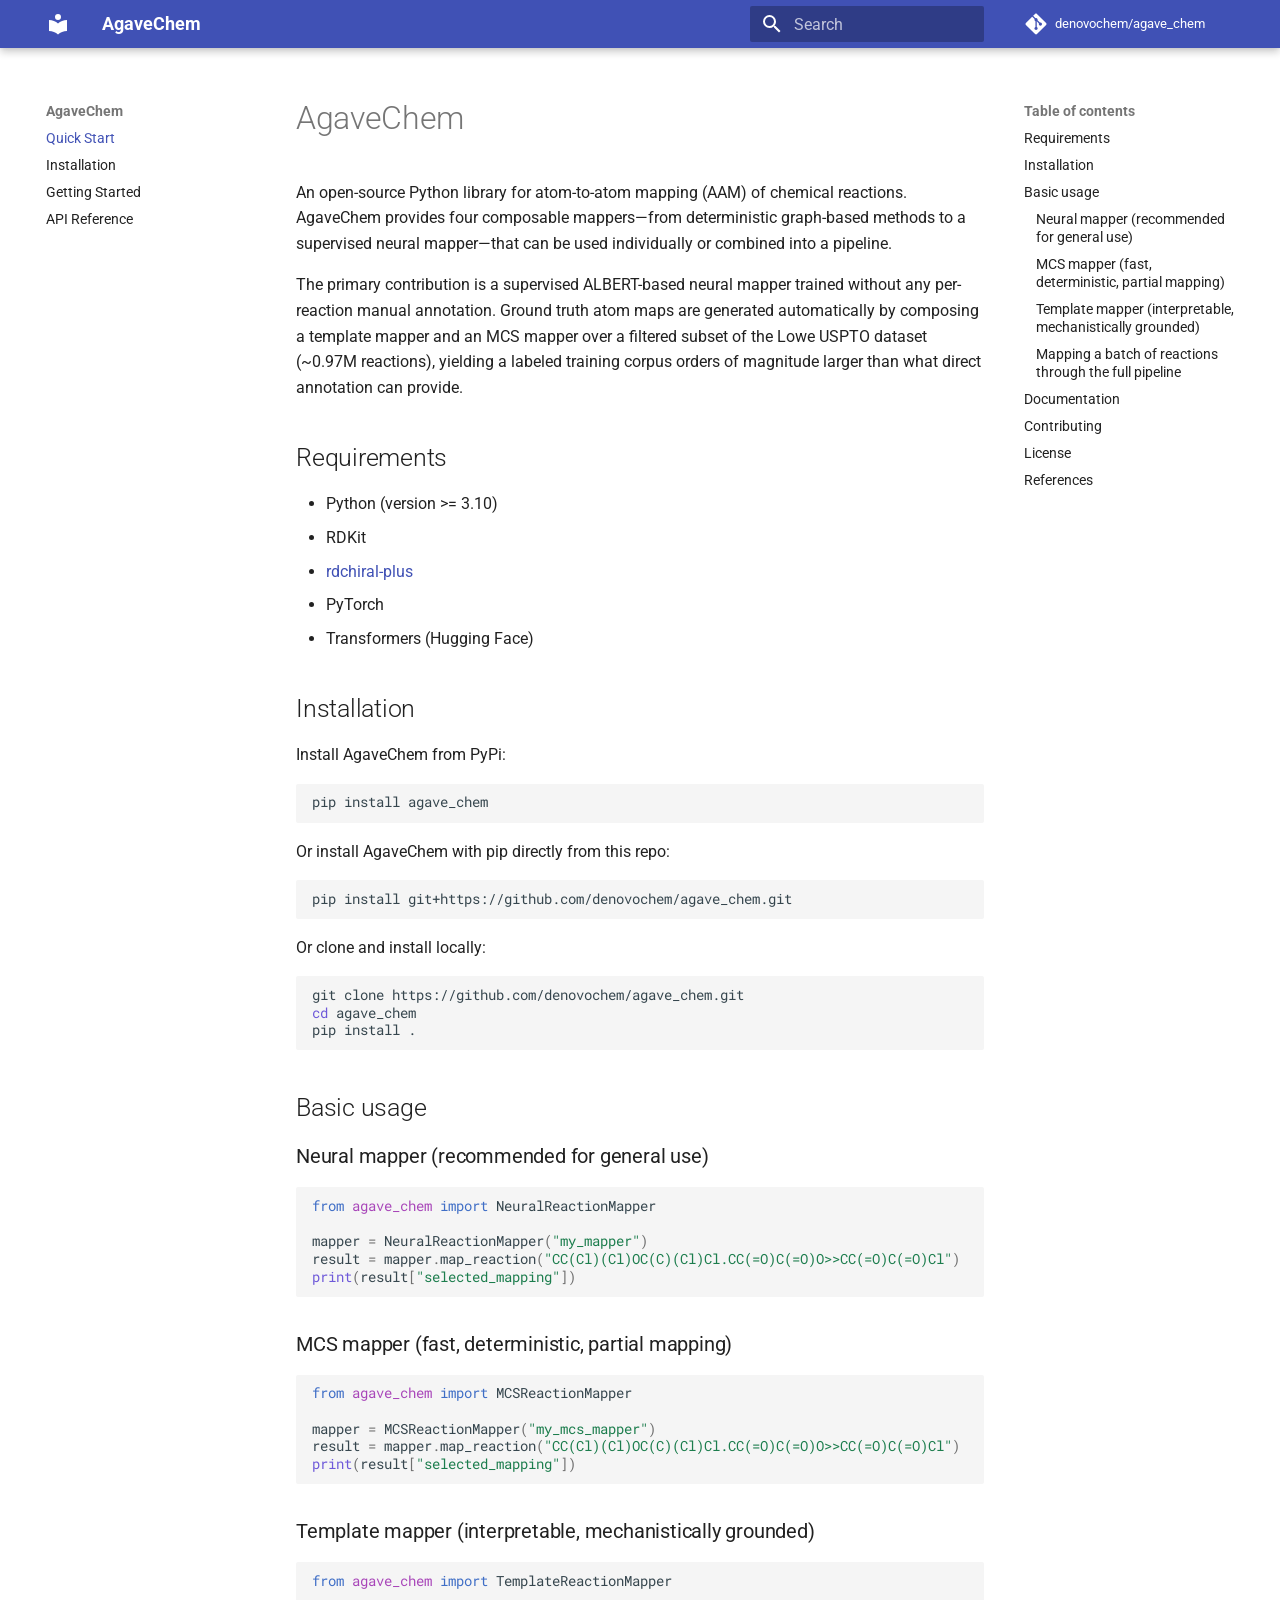
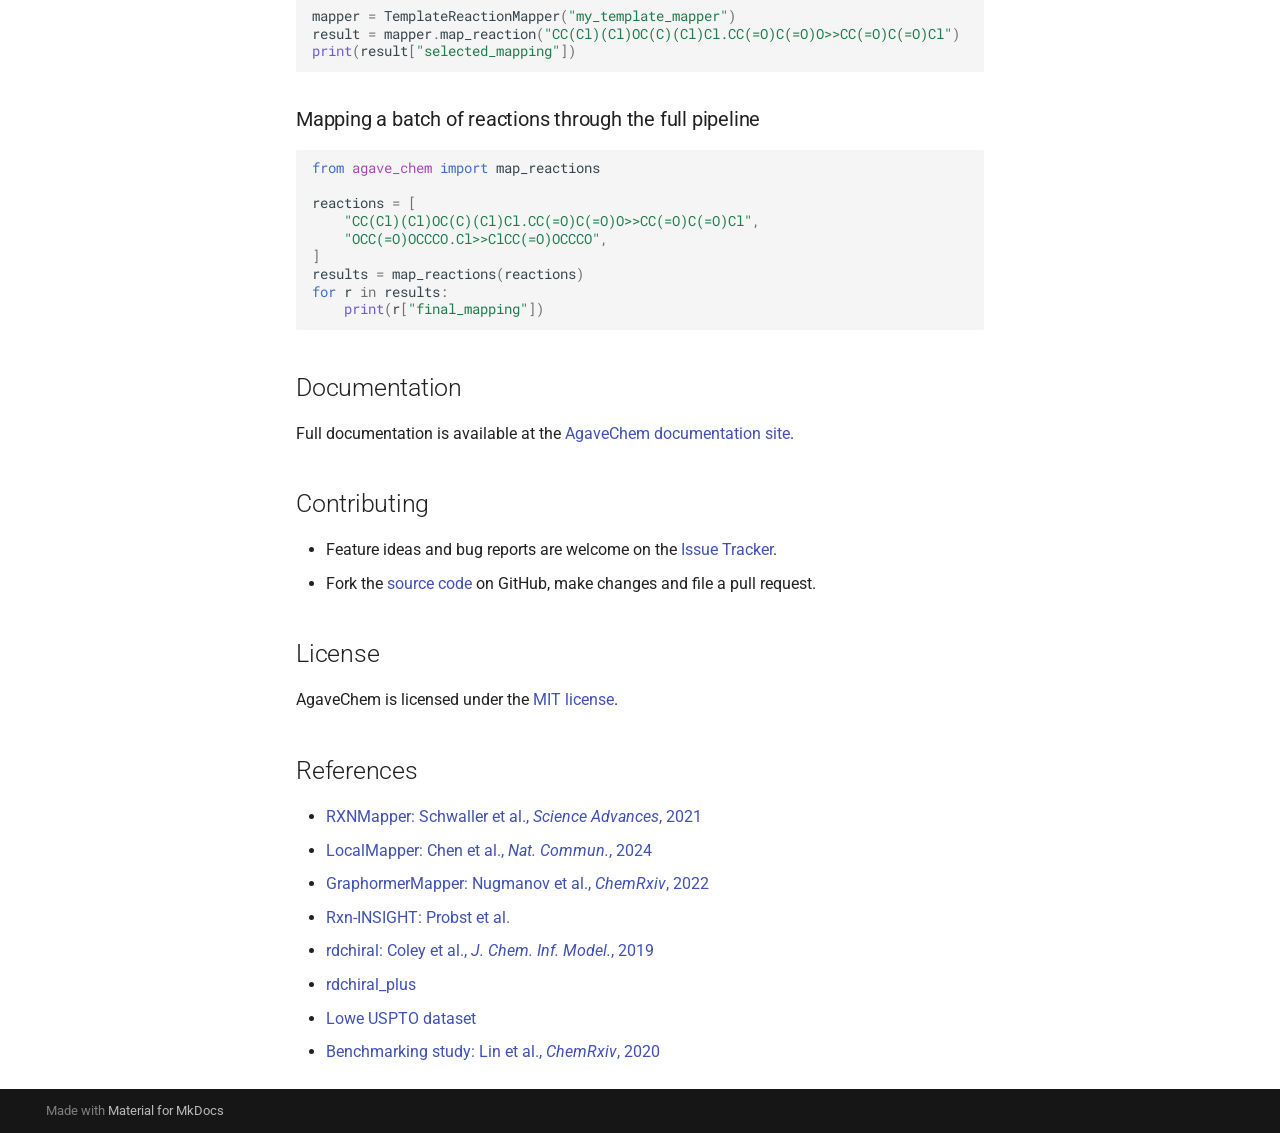
<file: index.html>
<!doctype html>
<html lang="en" class="no-js">
  <head>
    
      <meta charset="utf-8">
      <meta name="viewport" content="width=device-width,initial-scale=1">
      
        <meta name="description" content="Chemical Reaction SMILES Mapping">
      
      
      
      
      
        <link rel="next" href="installation/">
      
      
        
      
      
      <link rel="icon" href="assets/images/favicon.png">
      <meta name="generator" content="mkdocs-1.6.1, mkdocs-material-9.8.0">
    
    
      
        <title>AgaveChem</title>
      
    
    
      <link rel="stylesheet" href="assets/stylesheets/main.57a0d79d.min.css">
      
        
        <link rel="stylesheet" href="assets/stylesheets/palette.fb2fffe2.min.css">
      
      


    
    
      
    
    
      
        
        
        <link rel="preconnect" href="https://fonts.gstatic.com" crossorigin>
        <link rel="stylesheet" href="https://fonts.googleapis.com/css?family=Roboto:300,300i,400,400i,700,700i%7CRoboto+Mono:400,400i,700,700i&display=fallback">
        <style>:root{--md-text-font:"Roboto";--md-code-font:"Roboto Mono"}</style>
      
    
    
      <link rel="stylesheet" href="assets/_mkdocstrings.css">
    
      <link rel="stylesheet" href="stylesheets/extra.css">
    
    <script>__md_scope=new URL(".",location),__md_hash=e=>[...e].reduce(((e,_)=>(e<<5)-e+_.charCodeAt(0)),0),__md_get=(e,_=localStorage,t=__md_scope)=>JSON.parse(_.getItem(t.pathname+"."+e)),__md_set=(e,_,t=localStorage,a=__md_scope)=>{try{t.setItem(a.pathname+"."+e,JSON.stringify(_))}catch(e){}}</script>
    
      

    
    
  </head>
  
  
    
    
    
    
    
    <body dir="ltr" data-md-color-scheme="default" data-md-color-primary="indigo" data-md-color-accent="indigo">
  
    
    <input class="md-toggle" data-md-toggle="drawer" type="checkbox" id="__drawer" autocomplete="off">
    <input class="md-toggle" data-md-toggle="search" type="checkbox" id="__search" autocomplete="off">
    <label class="md-overlay" for="__drawer"></label>
    <div data-md-component="skip">
      
        
        <a href="#agavechem" class="md-skip">
          Skip to content
        </a>
      
    </div>
    <div data-md-component="announce">
      
    </div>
    
    
      

  

<header class="md-header md-header--shadow" data-md-component="header">
  <nav class="md-header__inner md-grid" aria-label="Header">
    <a href="." title="AgaveChem" class="md-header__button md-logo" aria-label="AgaveChem" data-md-component="logo">
      
  
  <svg xmlns="http://www.w3.org/2000/svg" viewBox="0 0 24 24"><path d="M12 8a3 3 0 0 0 3-3 3 3 0 0 0-3-3 3 3 0 0 0-3 3 3 3 0 0 0 3 3m0 3.54C9.64 9.35 6.5 8 3 8v11c3.5 0 6.64 1.35 9 3.54 2.36-2.19 5.5-3.54 9-3.54V8c-3.5 0-6.64 1.35-9 3.54"/></svg>

    </a>
    <label class="md-header__button md-icon" for="__drawer">
      
      <svg xmlns="http://www.w3.org/2000/svg" viewBox="0 0 24 24"><path d="M3 6h18v2H3zm0 5h18v2H3zm0 5h18v2H3z"/></svg>
    </label>
    <div class="md-header__title" data-md-component="header-title">
      <div class="md-header__ellipsis">
        <div class="md-header__topic">
          <span class="md-ellipsis">
            AgaveChem
          </span>
        </div>
        <div class="md-header__topic" data-md-component="header-topic">
          <span class="md-ellipsis">
            
              Quick Start
            
          </span>
        </div>
      </div>
    </div>
    
      
    
    
    
    
      
      
        <label class="md-header__button md-icon" for="__search">
          
          <svg xmlns="http://www.w3.org/2000/svg" viewBox="0 0 24 24"><path d="M9.5 3A6.5 6.5 0 0 1 16 9.5c0 1.61-.59 3.09-1.56 4.23l.27.27h.79l5 5-1.5 1.5-5-5v-.79l-.27-.27A6.52 6.52 0 0 1 9.5 16 6.5 6.5 0 0 1 3 9.5 6.5 6.5 0 0 1 9.5 3m0 2C7 5 5 7 5 9.5S7 14 9.5 14 14 12 14 9.5 12 5 9.5 5"/></svg>
        </label>
        <div class="md-search" data-md-component="search" role="dialog">
  <label class="md-search__overlay" for="__search"></label>
  <div class="md-search__inner" role="search">
    <form class="md-search__form" name="search">
      <input type="text" class="md-search__input" name="query" aria-label="Search" placeholder="Search" autocapitalize="off" autocorrect="off" autocomplete="off" spellcheck="false" data-md-component="search-query" required>
      <label class="md-search__icon md-icon" for="__search">
        
        <svg xmlns="http://www.w3.org/2000/svg" viewBox="0 0 24 24"><path d="M9.5 3A6.5 6.5 0 0 1 16 9.5c0 1.61-.59 3.09-1.56 4.23l.27.27h.79l5 5-1.5 1.5-5-5v-.79l-.27-.27A6.52 6.52 0 0 1 9.5 16 6.5 6.5 0 0 1 3 9.5 6.5 6.5 0 0 1 9.5 3m0 2C7 5 5 7 5 9.5S7 14 9.5 14 14 12 14 9.5 12 5 9.5 5"/></svg>
        
        <svg xmlns="http://www.w3.org/2000/svg" viewBox="0 0 24 24"><path d="M20 11v2H8l5.5 5.5-1.42 1.42L4.16 12l7.92-7.92L13.5 5.5 8 11z"/></svg>
      </label>
      <nav class="md-search__options" aria-label="Search">
        
        <button type="reset" class="md-search__icon md-icon" title="Clear" aria-label="Clear" tabindex="-1">
          
          <svg xmlns="http://www.w3.org/2000/svg" viewBox="0 0 24 24"><path d="M19 6.41 17.59 5 12 10.59 6.41 5 5 6.41 10.59 12 5 17.59 6.41 19 12 13.41 17.59 19 19 17.59 13.41 12z"/></svg>
        </button>
      </nav>
      
        <div class="md-search__suggest" data-md-component="search-suggest"></div>
      
    </form>
    <div class="md-search__output">
      <div class="md-search__scrollwrap" tabindex="0" data-md-scrollfix>
        <div class="md-search-result" data-md-component="search-result">
          <div class="md-search-result__meta">
            Initializing search
          </div>
          <ol class="md-search-result__list" role="presentation"></ol>
        </div>
      </div>
    </div>
  </div>
</div>
      
    
    
      <div class="md-header__source">
        <a href="https://github.com/denovochem/agave_chem" title="Go to repository" class="md-source" data-md-component="source">
  <div class="md-source__icon md-icon">
    
    <svg xmlns="http://www.w3.org/2000/svg" viewBox="0 0 448 512"><!--! Font Awesome Free 7.1.0 by @fontawesome - https://fontawesome.com License - https://fontawesome.com/license/free (Icons: CC BY 4.0, Fonts: SIL OFL 1.1, Code: MIT License) Copyright 2025 Fonticons, Inc.--><path d="M439.6 236.1 244 40.5c-5.4-5.5-12.8-8.5-20.4-8.5s-15 3-20.4 8.4L162.5 81l51.5 51.5c27.1-9.1 52.7 16.8 43.4 43.7l49.7 49.7c34.2-11.8 61.2 31 35.5 56.7-26.5 26.5-70.2-2.9-56-37.3L240.3 199v121.9c25.3 12.5 22.3 41.8 9.1 55-6.4 6.4-15.2 10.1-24.3 10.1s-17.8-3.6-24.3-10.1c-17.6-17.6-11.1-46.9 11.2-56v-123c-20.8-8.5-24.6-30.7-18.6-45L142.6 101 8.5 235.1C3 240.6 0 247.9 0 255.5s3 15 8.5 20.4l195.6 195.7c5.4 5.4 12.7 8.4 20.4 8.4s15-3 20.4-8.4l194.7-194.7c5.4-5.4 8.4-12.8 8.4-20.4s-3-15-8.4-20.4"/></svg>
  </div>
  <div class="md-source__repository">
    denovochem/agave_chem
  </div>
</a>
      </div>
    
  </nav>
  
</header>
    
    <div class="md-container" data-md-component="container">
      
      
        
          
        
      
      <main class="md-main" data-md-component="main">
        <div class="md-main__inner md-grid">
          
            
              
              <div class="md-sidebar md-sidebar--primary" data-md-component="sidebar" data-md-type="navigation" >
                <div class="md-sidebar__scrollwrap">
                  <div class="md-sidebar__inner">
                    



<nav class="md-nav md-nav--primary" aria-label="Navigation" data-md-level="0">
  <label class="md-nav__title" for="__drawer">
    <a href="." title="AgaveChem" class="md-nav__button md-logo" aria-label="AgaveChem" data-md-component="logo">
      
  
  <svg xmlns="http://www.w3.org/2000/svg" viewBox="0 0 24 24"><path d="M12 8a3 3 0 0 0 3-3 3 3 0 0 0-3-3 3 3 0 0 0-3 3 3 3 0 0 0 3 3m0 3.54C9.64 9.35 6.5 8 3 8v11c3.5 0 6.64 1.35 9 3.54 2.36-2.19 5.5-3.54 9-3.54V8c-3.5 0-6.64 1.35-9 3.54"/></svg>

    </a>
    AgaveChem
  </label>
  
    <div class="md-nav__source">
      <a href="https://github.com/denovochem/agave_chem" title="Go to repository" class="md-source" data-md-component="source">
  <div class="md-source__icon md-icon">
    
    <svg xmlns="http://www.w3.org/2000/svg" viewBox="0 0 448 512"><!--! Font Awesome Free 7.1.0 by @fontawesome - https://fontawesome.com License - https://fontawesome.com/license/free (Icons: CC BY 4.0, Fonts: SIL OFL 1.1, Code: MIT License) Copyright 2025 Fonticons, Inc.--><path d="M439.6 236.1 244 40.5c-5.4-5.5-12.8-8.5-20.4-8.5s-15 3-20.4 8.4L162.5 81l51.5 51.5c27.1-9.1 52.7 16.8 43.4 43.7l49.7 49.7c34.2-11.8 61.2 31 35.5 56.7-26.5 26.5-70.2-2.9-56-37.3L240.3 199v121.9c25.3 12.5 22.3 41.8 9.1 55-6.4 6.4-15.2 10.1-24.3 10.1s-17.8-3.6-24.3-10.1c-17.6-17.6-11.1-46.9 11.2-56v-123c-20.8-8.5-24.6-30.7-18.6-45L142.6 101 8.5 235.1C3 240.6 0 247.9 0 255.5s3 15 8.5 20.4l195.6 195.7c5.4 5.4 12.7 8.4 20.4 8.4s15-3 20.4-8.4l194.7-194.7c5.4-5.4 8.4-12.8 8.4-20.4s-3-15-8.4-20.4"/></svg>
  </div>
  <div class="md-source__repository">
    denovochem/agave_chem
  </div>
</a>
    </div>
  
  <ul class="md-nav__list" data-md-scrollfix>
    
      
      
  
  
    
  
  
  
    <li class="md-nav__item md-nav__item--active">
      
      <input class="md-nav__toggle md-toggle" type="checkbox" id="__toc">
      
      
        
      
      
        <label class="md-nav__link md-nav__link--active" for="__toc">
          
  
  
  <span class="md-ellipsis">
    
  
    Quick Start
  

    
  </span>
  
  

          <span class="md-nav__icon md-icon"></span>
        </label>
      
      <a href="." class="md-nav__link md-nav__link--active">
        
  
  
  <span class="md-ellipsis">
    
  
    Quick Start
  

    
  </span>
  
  

      </a>
      
        

<nav class="md-nav md-nav--secondary" aria-label="Table of contents">
  
  
  
    
  
  
    <label class="md-nav__title" for="__toc">
      <span class="md-nav__icon md-icon"></span>
      Table of contents
    </label>
    <ul class="md-nav__list" data-md-component="toc" data-md-scrollfix>
      
        <li class="md-nav__item">
  <a href="#requirements" class="md-nav__link">
    <span class="md-ellipsis">
      
        Requirements
      
    </span>
  </a>
  
</li>
      
        <li class="md-nav__item">
  <a href="#installation" class="md-nav__link">
    <span class="md-ellipsis">
      
        Installation
      
    </span>
  </a>
  
</li>
      
        <li class="md-nav__item">
  <a href="#basic-usage" class="md-nav__link">
    <span class="md-ellipsis">
      
        Basic usage
      
    </span>
  </a>
  
    <nav class="md-nav" aria-label="Basic usage">
      <ul class="md-nav__list">
        
          <li class="md-nav__item">
  <a href="#neural-mapper-recommended-for-general-use" class="md-nav__link">
    <span class="md-ellipsis">
      
        Neural mapper (recommended for general use)
      
    </span>
  </a>
  
</li>
        
          <li class="md-nav__item">
  <a href="#mcs-mapper-fast-deterministic-partial-mapping" class="md-nav__link">
    <span class="md-ellipsis">
      
        MCS mapper (fast, deterministic, partial mapping)
      
    </span>
  </a>
  
</li>
        
          <li class="md-nav__item">
  <a href="#template-mapper-interpretable-mechanistically-grounded" class="md-nav__link">
    <span class="md-ellipsis">
      
        Template mapper (interpretable, mechanistically grounded)
      
    </span>
  </a>
  
</li>
        
          <li class="md-nav__item">
  <a href="#mapping-a-batch-of-reactions-through-the-full-pipeline" class="md-nav__link">
    <span class="md-ellipsis">
      
        Mapping a batch of reactions through the full pipeline
      
    </span>
  </a>
  
</li>
        
      </ul>
    </nav>
  
</li>
      
        <li class="md-nav__item">
  <a href="#documentation" class="md-nav__link">
    <span class="md-ellipsis">
      
        Documentation
      
    </span>
  </a>
  
</li>
      
        <li class="md-nav__item">
  <a href="#contributing" class="md-nav__link">
    <span class="md-ellipsis">
      
        Contributing
      
    </span>
  </a>
  
</li>
      
        <li class="md-nav__item">
  <a href="#license" class="md-nav__link">
    <span class="md-ellipsis">
      
        License
      
    </span>
  </a>
  
</li>
      
        <li class="md-nav__item">
  <a href="#references" class="md-nav__link">
    <span class="md-ellipsis">
      
        References
      
    </span>
  </a>
  
</li>
      
    </ul>
  
</nav>
      
    </li>
  

    
      
      
  
  
  
  
    <li class="md-nav__item">
      <a href="installation/" class="md-nav__link">
        
  
  
  <span class="md-ellipsis">
    
  
    Installation
  

    
  </span>
  
  

      </a>
    </li>
  

    
      
      
  
  
  
  
    <li class="md-nav__item">
      <a href="getting_started/" class="md-nav__link">
        
  
  
  <span class="md-ellipsis">
    
  
    Getting Started
  

    
  </span>
  
  

      </a>
    </li>
  

    
      
      
  
  
  
  
    <li class="md-nav__item">
      <a href="reference/" class="md-nav__link">
        
  
  
  <span class="md-ellipsis">
    
  
    API Reference
  

    
  </span>
  
  

      </a>
    </li>
  

    
  </ul>
</nav>
                  </div>
                </div>
              </div>
            
            
              
              <div class="md-sidebar md-sidebar--secondary" data-md-component="sidebar" data-md-type="toc" >
                <div class="md-sidebar__scrollwrap">
                  <div class="md-sidebar__inner">
                    

<nav class="md-nav md-nav--secondary" aria-label="Table of contents">
  
  
  
    
  
  
    <label class="md-nav__title" for="__toc">
      <span class="md-nav__icon md-icon"></span>
      Table of contents
    </label>
    <ul class="md-nav__list" data-md-component="toc" data-md-scrollfix>
      
        <li class="md-nav__item">
  <a href="#requirements" class="md-nav__link">
    <span class="md-ellipsis">
      
        Requirements
      
    </span>
  </a>
  
</li>
      
        <li class="md-nav__item">
  <a href="#installation" class="md-nav__link">
    <span class="md-ellipsis">
      
        Installation
      
    </span>
  </a>
  
</li>
      
        <li class="md-nav__item">
  <a href="#basic-usage" class="md-nav__link">
    <span class="md-ellipsis">
      
        Basic usage
      
    </span>
  </a>
  
    <nav class="md-nav" aria-label="Basic usage">
      <ul class="md-nav__list">
        
          <li class="md-nav__item">
  <a href="#neural-mapper-recommended-for-general-use" class="md-nav__link">
    <span class="md-ellipsis">
      
        Neural mapper (recommended for general use)
      
    </span>
  </a>
  
</li>
        
          <li class="md-nav__item">
  <a href="#mcs-mapper-fast-deterministic-partial-mapping" class="md-nav__link">
    <span class="md-ellipsis">
      
        MCS mapper (fast, deterministic, partial mapping)
      
    </span>
  </a>
  
</li>
        
          <li class="md-nav__item">
  <a href="#template-mapper-interpretable-mechanistically-grounded" class="md-nav__link">
    <span class="md-ellipsis">
      
        Template mapper (interpretable, mechanistically grounded)
      
    </span>
  </a>
  
</li>
        
          <li class="md-nav__item">
  <a href="#mapping-a-batch-of-reactions-through-the-full-pipeline" class="md-nav__link">
    <span class="md-ellipsis">
      
        Mapping a batch of reactions through the full pipeline
      
    </span>
  </a>
  
</li>
        
      </ul>
    </nav>
  
</li>
      
        <li class="md-nav__item">
  <a href="#documentation" class="md-nav__link">
    <span class="md-ellipsis">
      
        Documentation
      
    </span>
  </a>
  
</li>
      
        <li class="md-nav__item">
  <a href="#contributing" class="md-nav__link">
    <span class="md-ellipsis">
      
        Contributing
      
    </span>
  </a>
  
</li>
      
        <li class="md-nav__item">
  <a href="#license" class="md-nav__link">
    <span class="md-ellipsis">
      
        License
      
    </span>
  </a>
  
</li>
      
        <li class="md-nav__item">
  <a href="#references" class="md-nav__link">
    <span class="md-ellipsis">
      
        References
      
    </span>
  </a>
  
</li>
      
    </ul>
  
</nav>
                  </div>
                </div>
              </div>
            
          
          
            <div class="md-content" data-md-component="content">
              
              <article class="md-content__inner md-typeset">
                
                  


  
  


<h1 id="agavechem">AgaveChem</h1>
<p>An open-source Python library for atom-to-atom mapping (AAM) of chemical reactions. AgaveChem provides four composable mappers—from deterministic graph-based methods to a supervised neural mapper—that can be used individually or combined into a pipeline.</p>
<p>The primary contribution is a supervised ALBERT-based neural mapper trained without any per-reaction manual annotation. Ground truth atom maps are generated automatically by composing a template mapper and an MCS mapper over a filtered subset of the Lowe USPTO dataset (~0.97M reactions), yielding a labeled training corpus orders of magnitude larger than what direct annotation can provide.</p>
<h2 id="requirements">Requirements</h2>
<ul>
<li>Python (version &gt;= 3.10)</li>
<li>RDKit</li>
<li><a href="https://github.com/denovochem/rdchiral_plus">rdchiral-plus</a></li>
<li>PyTorch</li>
<li>Transformers (Hugging Face)</li>
</ul>
<h2 id="installation">Installation</h2>
<p>Install AgaveChem from PyPi:</p>
<div class="highlight"><pre><span></span><code>pip<span class="w"> </span>install<span class="w"> </span>agave_chem
</code></pre></div>
<p>Or install AgaveChem with pip directly from this repo:</p>
<div class="highlight"><pre><span></span><code>pip<span class="w"> </span>install<span class="w"> </span>git+https://github.com/denovochem/agave_chem.git
</code></pre></div>
<p>Or clone and install locally:</p>
<div class="highlight"><pre><span></span><code>git<span class="w"> </span>clone<span class="w"> </span>https://github.com/denovochem/agave_chem.git
<span class="nb">cd</span><span class="w"> </span>agave_chem
pip<span class="w"> </span>install<span class="w"> </span>.
</code></pre></div>
<h2 id="basic-usage">Basic usage</h2>
<h3 id="neural-mapper-recommended-for-general-use">Neural mapper (recommended for general use)</h3>
<div class="highlight"><pre><span></span><code><span class="kn">from</span><span class="w"> </span><span class="nn">agave_chem</span><span class="w"> </span><span class="kn">import</span> <span class="n">NeuralReactionMapper</span>

<span class="n">mapper</span> <span class="o">=</span> <span class="n">NeuralReactionMapper</span><span class="p">(</span><span class="s2">"my_mapper"</span><span class="p">)</span>
<span class="n">result</span> <span class="o">=</span> <span class="n">mapper</span><span class="o">.</span><span class="n">map_reaction</span><span class="p">(</span><span class="s2">"CC(Cl)(Cl)OC(C)(Cl)Cl.CC(=O)C(=O)O&gt;&gt;CC(=O)C(=O)Cl"</span><span class="p">)</span>
<span class="nb">print</span><span class="p">(</span><span class="n">result</span><span class="p">[</span><span class="s2">"selected_mapping"</span><span class="p">])</span>
</code></pre></div>
<h3 id="mcs-mapper-fast-deterministic-partial-mapping">MCS mapper (fast, deterministic, partial mapping)</h3>
<div class="highlight"><pre><span></span><code><span class="kn">from</span><span class="w"> </span><span class="nn">agave_chem</span><span class="w"> </span><span class="kn">import</span> <span class="n">MCSReactionMapper</span>

<span class="n">mapper</span> <span class="o">=</span> <span class="n">MCSReactionMapper</span><span class="p">(</span><span class="s2">"my_mcs_mapper"</span><span class="p">)</span>
<span class="n">result</span> <span class="o">=</span> <span class="n">mapper</span><span class="o">.</span><span class="n">map_reaction</span><span class="p">(</span><span class="s2">"CC(Cl)(Cl)OC(C)(Cl)Cl.CC(=O)C(=O)O&gt;&gt;CC(=O)C(=O)Cl"</span><span class="p">)</span>
<span class="nb">print</span><span class="p">(</span><span class="n">result</span><span class="p">[</span><span class="s2">"selected_mapping"</span><span class="p">])</span>
</code></pre></div>
<h3 id="template-mapper-interpretable-mechanistically-grounded">Template mapper (interpretable, mechanistically grounded)</h3>
<div class="highlight"><pre><span></span><code><span class="kn">from</span><span class="w"> </span><span class="nn">agave_chem</span><span class="w"> </span><span class="kn">import</span> <span class="n">TemplateReactionMapper</span>

<span class="n">mapper</span> <span class="o">=</span> <span class="n">TemplateReactionMapper</span><span class="p">(</span><span class="s2">"my_template_mapper"</span><span class="p">)</span>
<span class="n">result</span> <span class="o">=</span> <span class="n">mapper</span><span class="o">.</span><span class="n">map_reaction</span><span class="p">(</span><span class="s2">"CC(Cl)(Cl)OC(C)(Cl)Cl.CC(=O)C(=O)O&gt;&gt;CC(=O)C(=O)Cl"</span><span class="p">)</span>
<span class="nb">print</span><span class="p">(</span><span class="n">result</span><span class="p">[</span><span class="s2">"selected_mapping"</span><span class="p">])</span>
</code></pre></div>
<h3 id="mapping-a-batch-of-reactions-through-the-full-pipeline">Mapping a batch of reactions through the full pipeline</h3>
<div class="highlight"><pre><span></span><code><span class="kn">from</span><span class="w"> </span><span class="nn">agave_chem</span><span class="w"> </span><span class="kn">import</span> <span class="n">map_reactions</span>

<span class="n">reactions</span> <span class="o">=</span> <span class="p">[</span>
    <span class="s2">"CC(Cl)(Cl)OC(C)(Cl)Cl.CC(=O)C(=O)O&gt;&gt;CC(=O)C(=O)Cl"</span><span class="p">,</span>
    <span class="s2">"OCC(=O)OCCCO.Cl&gt;&gt;ClCC(=O)OCCCO"</span><span class="p">,</span>
<span class="p">]</span>
<span class="n">results</span> <span class="o">=</span> <span class="n">map_reactions</span><span class="p">(</span><span class="n">reactions</span><span class="p">)</span>
<span class="k">for</span> <span class="n">r</span> <span class="ow">in</span> <span class="n">results</span><span class="p">:</span>
    <span class="nb">print</span><span class="p">(</span><span class="n">r</span><span class="p">[</span><span class="s2">"final_mapping"</span><span class="p">])</span>
</code></pre></div>
<h2 id="documentation">Documentation</h2>
<p>Full documentation is available at the <a href="https://denovochem.github.io/agave_chem/">AgaveChem documentation site</a>.</p>
<h2 id="contributing">Contributing</h2>
<ul>
<li>Feature ideas and bug reports are welcome on the <a href="https://github.com/denovochem/agave_chem/issues">Issue Tracker</a>.</li>
<li>Fork the <a href="https://github.com/denovochem/agave_chem">source code</a> on GitHub, make changes and file a pull request.</li>
</ul>
<h2 id="license">License</h2>
<p>AgaveChem is licensed under the <a href="https://github.com/denovochem/agave_chem/blob/main/LICENSE">MIT license</a>.</p>
<h2 id="references">References</h2>
<ul>
<li><a href="https://www.science.org/doi/10.1126/sciadv.abe4166">RXNMapper: Schwaller et al., <em>Science Advances</em>, 2021</a></li>
<li><a href="https://www.nature.com/articles/s41467-024-46364-y">LocalMapper: Chen et al., <em>Nat. Commun.</em>, 2024</a></li>
<li><a href="https://doi.org/10.26434/chemrxiv-2022-bn5nt">GraphormerMapper: Nugmanov et al., <em>ChemRxiv</em>, 2022</a></li>
<li><a href="https://github.com/mrodobbe/Rxn-INSIGHT">Rxn-INSIGHT: Probst et al.</a></li>
<li><a href="https://pubs.acs.org/doi/10.1021/acs.jcim.9b00286">rdchiral: Coley et al., <em>J. Chem. Inf. Model.</em>, 2019</a></li>
<li><a href="https://github.com/denovochem/rdchiral_plus">rdchiral_plus</a></li>
<li><a href="https://doi.org/10.17863/CAM.16293">Lowe USPTO dataset</a></li>
<li><a href="https://doi.org/10.26434/chemrxiv.13012679.v1">Benchmarking study: Lin et al., <em>ChemRxiv</em>, 2020</a></li>
</ul>












                
              </article>
            </div>
          
          
<script>var target=document.getElementById(location.hash.slice(1));target&&target.name&&(target.checked=target.name.startsWith("__tabbed_"))</script>
        </div>
        
      </main>
      
        <footer class="md-footer">
  
  <div class="md-footer-meta md-typeset">
    <div class="md-footer-meta__inner md-grid">
      <div class="md-copyright">
  
  
    Made with
    <a href="https://squidfunk.github.io/mkdocs-material/" target="_blank" rel="noopener">
      Material for MkDocs
    </a>
  
</div>
      
    </div>
  </div>
</footer>
      
    </div>
    <div class="md-dialog" data-md-component="dialog">
      <div class="md-dialog__inner md-typeset"></div>
    </div>
    
    
    
      
      
      <script id="__config" type="application/json">{"annotate": null, "base": ".", "features": ["navigation.sections", "navigation.expand", "search.suggest"], "search": "assets/javascripts/workers/search.a7633da7.min.js", "tags": null, "translations": {"clipboard.copied": "Copied to clipboard", "clipboard.copy": "Copy to clipboard", "search.result.more.one": "1 more on this page", "search.result.more.other": "# more on this page", "search.result.none": "No matching documents", "search.result.one": "1 matching document", "search.result.other": "# matching documents", "search.result.placeholder": "Type to start searching", "search.result.term.missing": "Missing", "select.version": "Select version"}, "version": null}</script>
    
    
      <script src="assets/javascripts/bundle.c21346df.min.js"></script>
      
    
  </body>
</html>
</file>
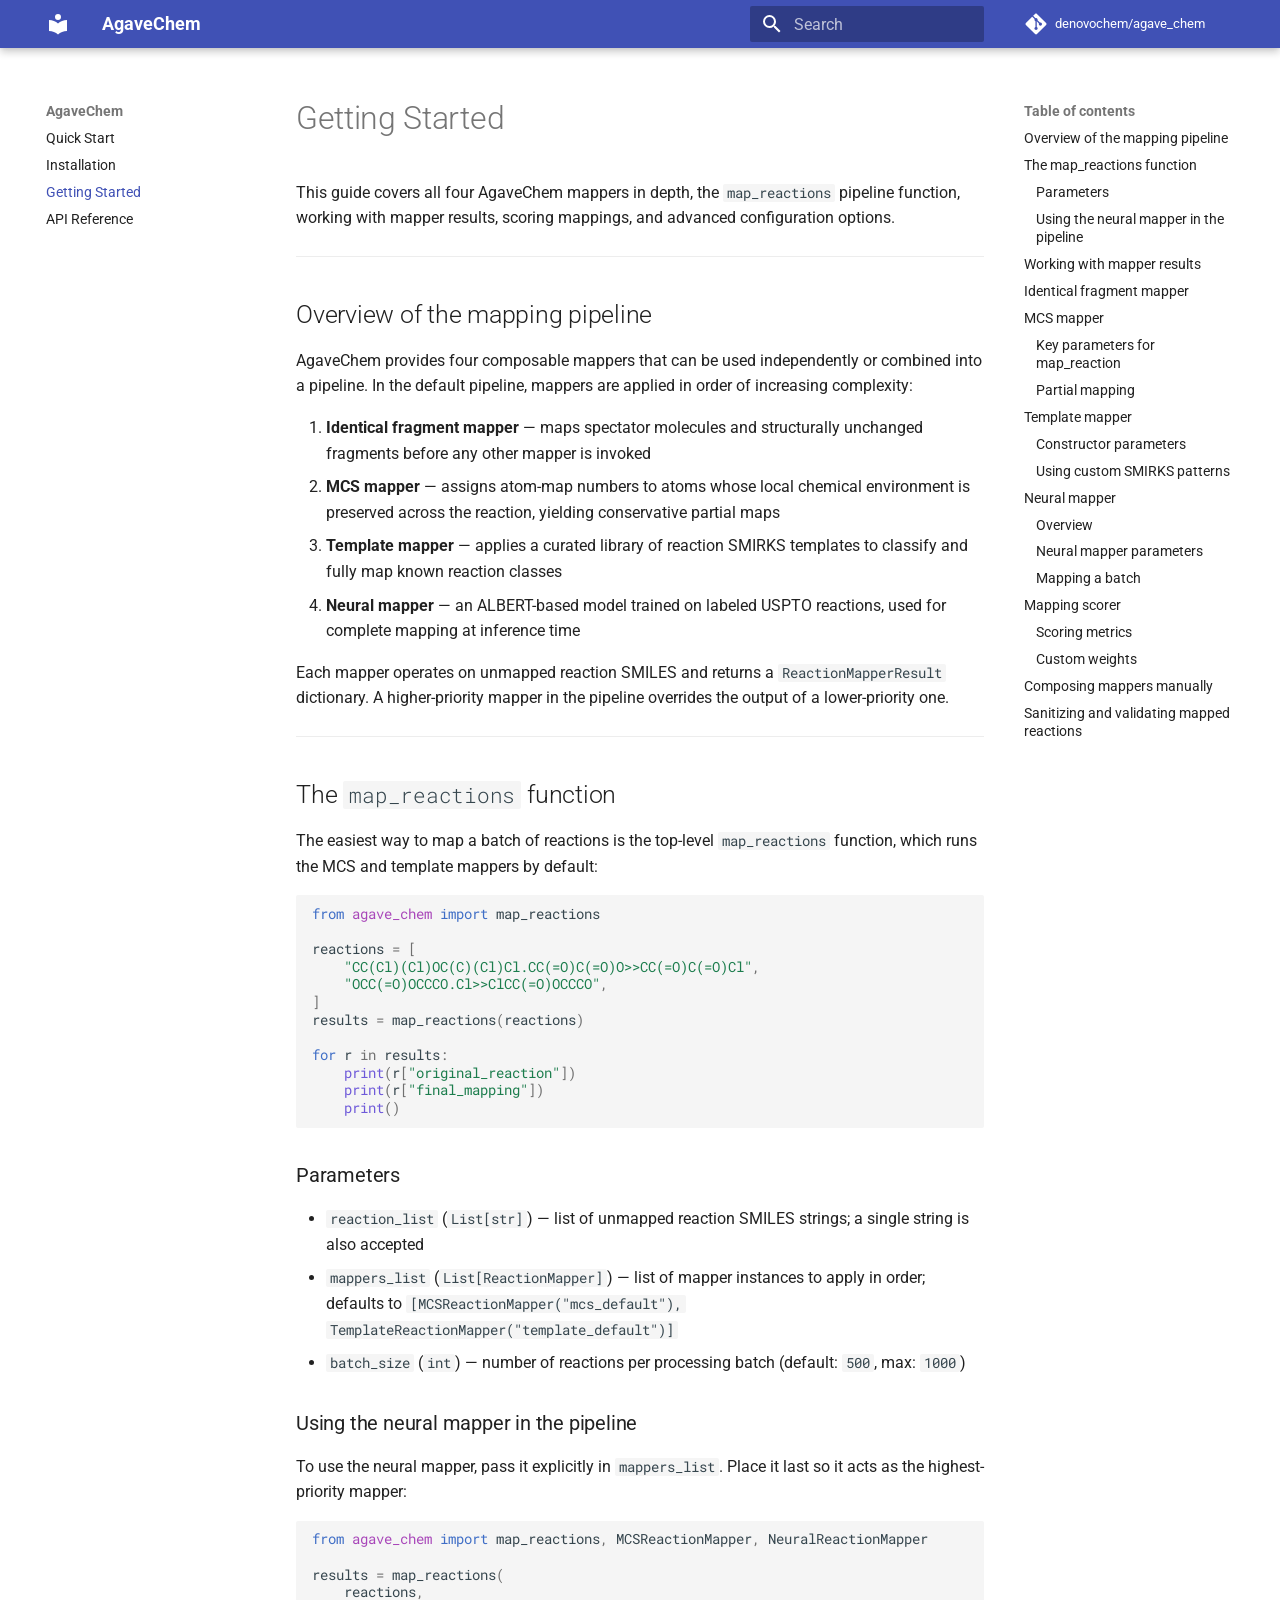
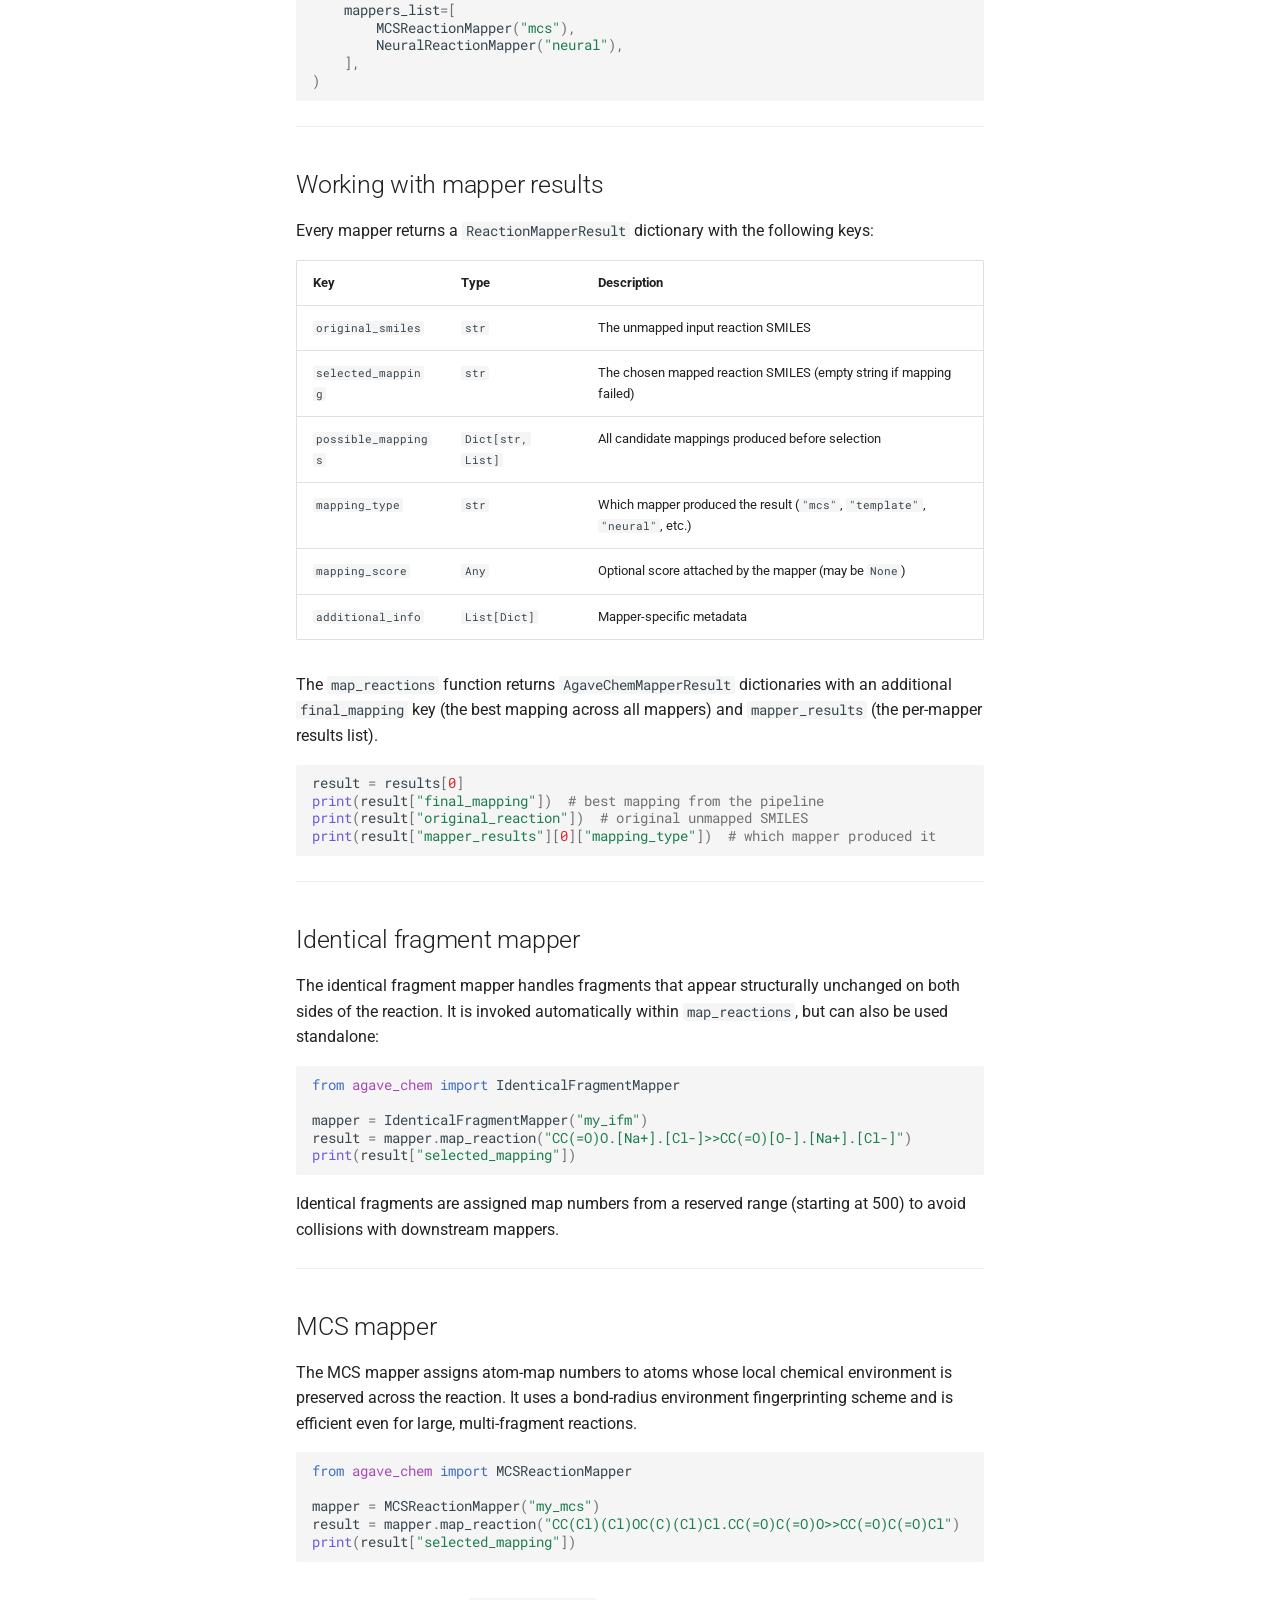
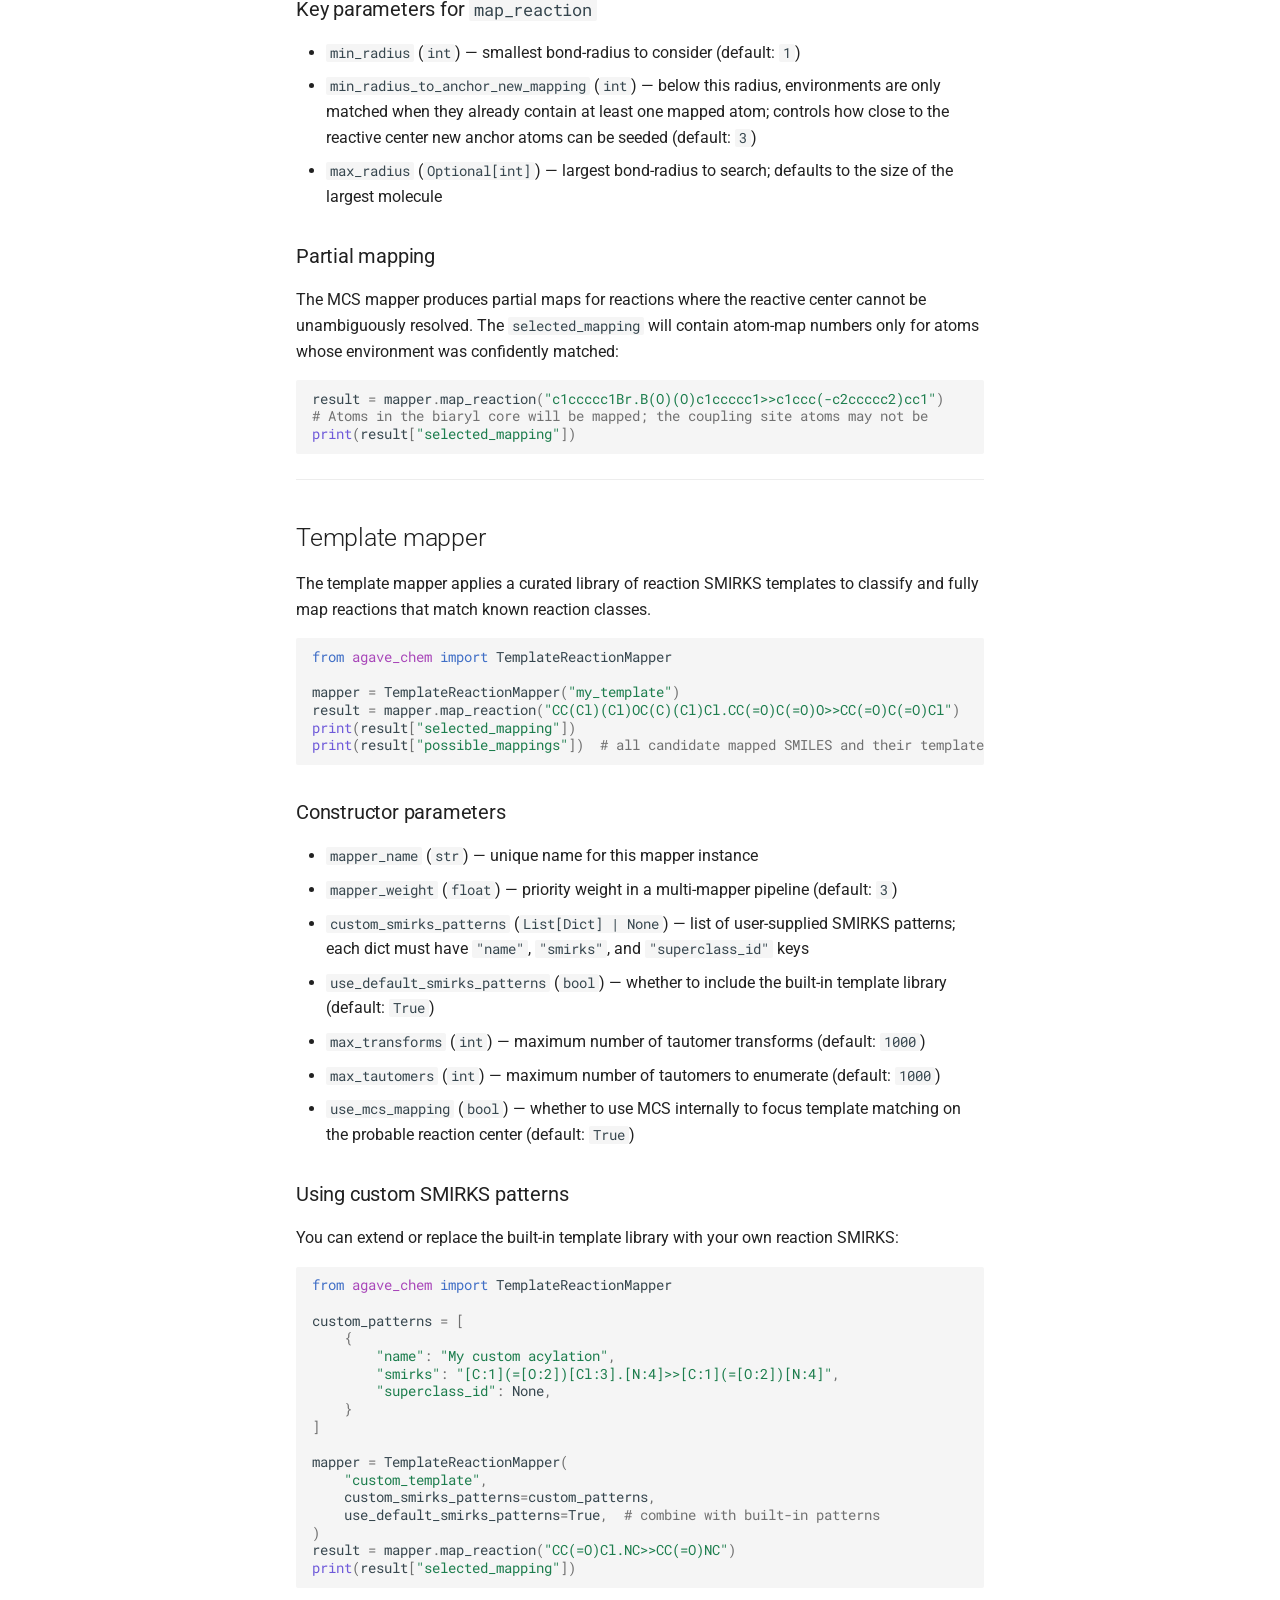
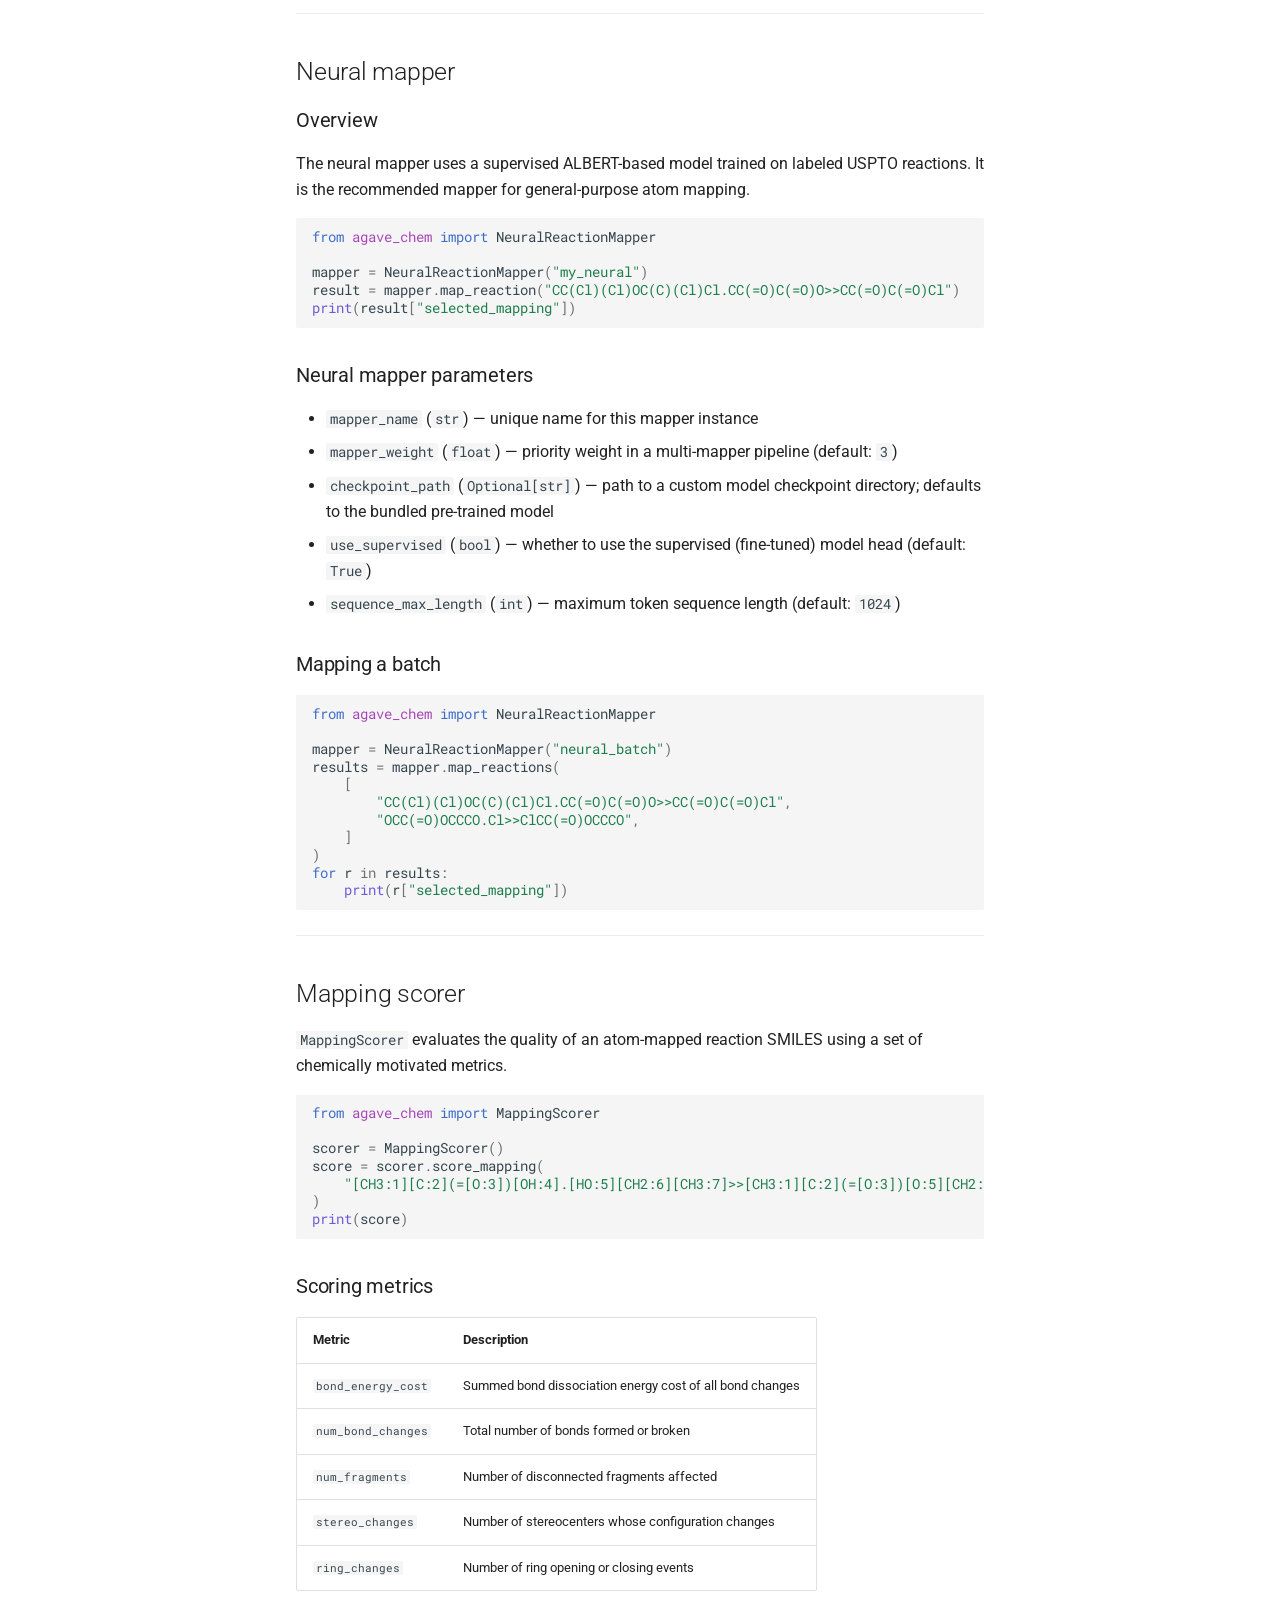
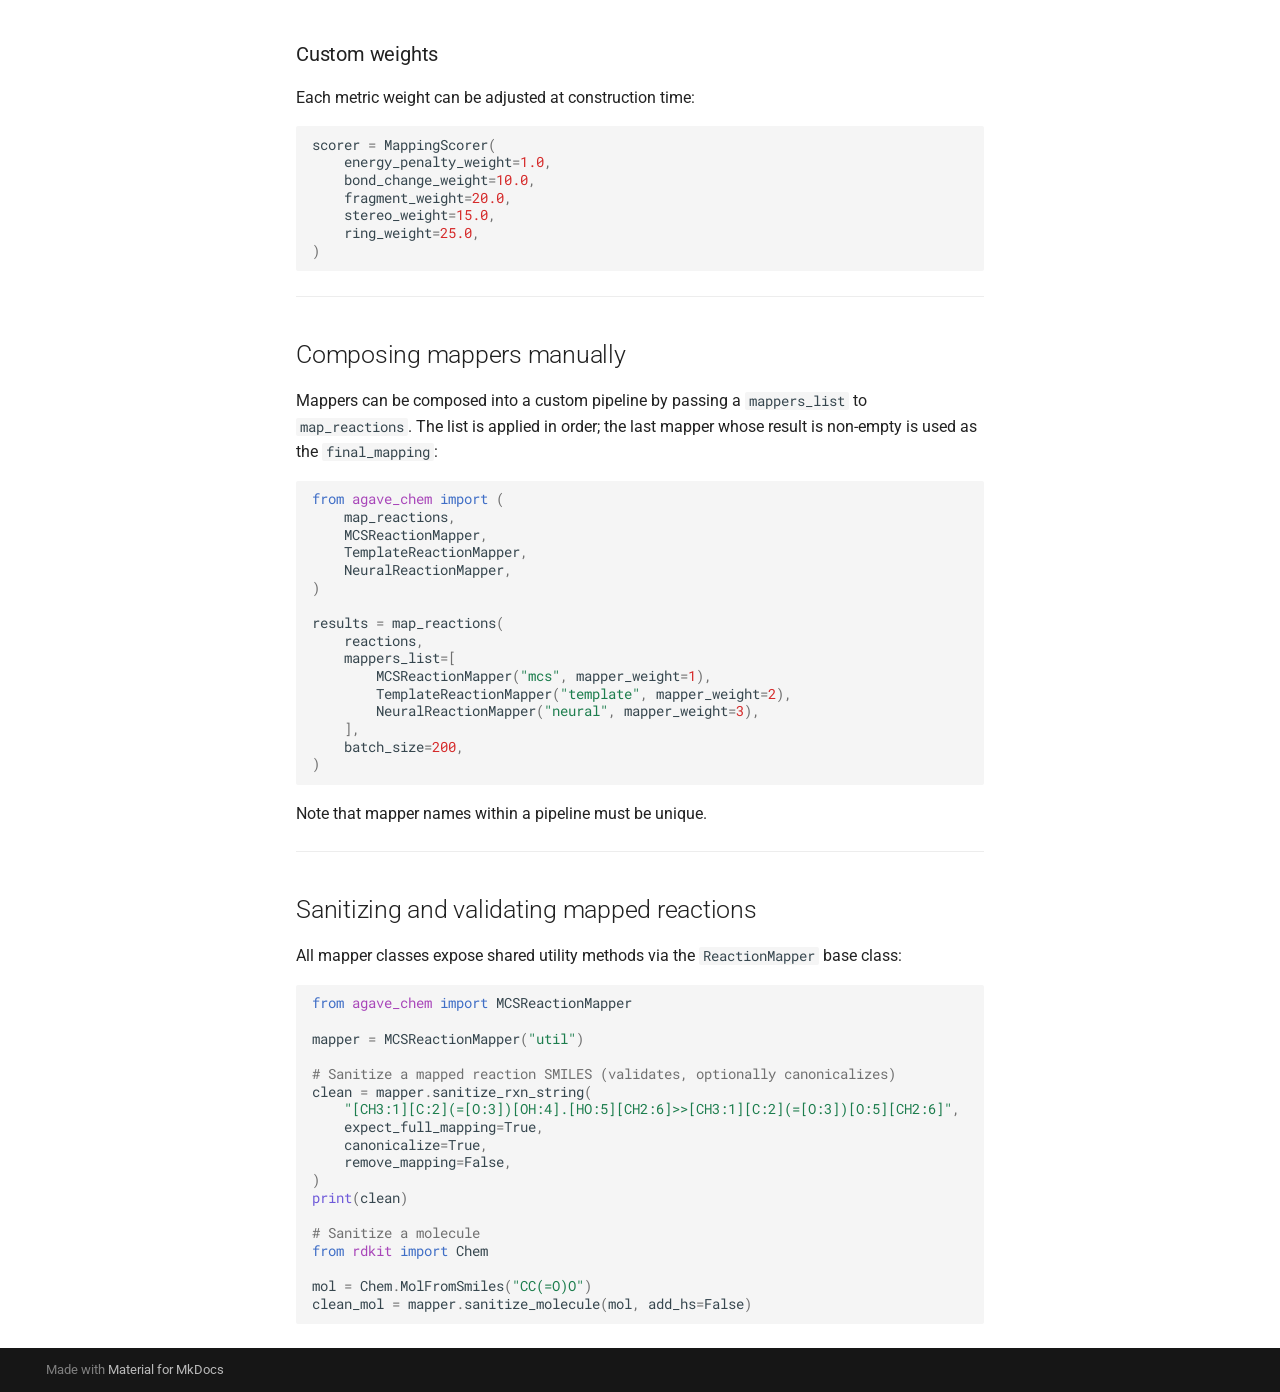
<file: getting_started/index.html>
<!doctype html>
<html lang="en" class="no-js">
  <head>
    
      <meta charset="utf-8">
      <meta name="viewport" content="width=device-width,initial-scale=1">
      
        <meta name="description" content="Chemical Reaction SMILES Mapping">
      
      
      
      
        <link rel="prev" href="../installation/">
      
      
        <link rel="next" href="../reference/">
      
      
        
      
      
      <link rel="icon" href="../assets/images/favicon.png">
      <meta name="generator" content="mkdocs-1.6.1, mkdocs-material-9.8.0">
    
    
      
        <title>Getting Started - AgaveChem</title>
      
    
    
      <link rel="stylesheet" href="../assets/stylesheets/main.57a0d79d.min.css">
      
        
        <link rel="stylesheet" href="../assets/stylesheets/palette.fb2fffe2.min.css">
      
      


    
    
      
    
    
      
        
        
        <link rel="preconnect" href="https://fonts.gstatic.com" crossorigin>
        <link rel="stylesheet" href="https://fonts.googleapis.com/css?family=Roboto:300,300i,400,400i,700,700i%7CRoboto+Mono:400,400i,700,700i&display=fallback">
        <style>:root{--md-text-font:"Roboto";--md-code-font:"Roboto Mono"}</style>
      
    
    
      <link rel="stylesheet" href="../assets/_mkdocstrings.css">
    
      <link rel="stylesheet" href="../stylesheets/extra.css">
    
    <script>__md_scope=new URL("..",location),__md_hash=e=>[...e].reduce(((e,_)=>(e<<5)-e+_.charCodeAt(0)),0),__md_get=(e,_=localStorage,t=__md_scope)=>JSON.parse(_.getItem(t.pathname+"."+e)),__md_set=(e,_,t=localStorage,a=__md_scope)=>{try{t.setItem(a.pathname+"."+e,JSON.stringify(_))}catch(e){}}</script>
    
      

    
    
  </head>
  
  
    
    
    
    
    
    <body dir="ltr" data-md-color-scheme="default" data-md-color-primary="indigo" data-md-color-accent="indigo">
  
    
    <input class="md-toggle" data-md-toggle="drawer" type="checkbox" id="__drawer" autocomplete="off">
    <input class="md-toggle" data-md-toggle="search" type="checkbox" id="__search" autocomplete="off">
    <label class="md-overlay" for="__drawer"></label>
    <div data-md-component="skip">
      
        
        <a href="#getting-started" class="md-skip">
          Skip to content
        </a>
      
    </div>
    <div data-md-component="announce">
      
    </div>
    
    
      

  

<header class="md-header md-header--shadow" data-md-component="header">
  <nav class="md-header__inner md-grid" aria-label="Header">
    <a href=".." title="AgaveChem" class="md-header__button md-logo" aria-label="AgaveChem" data-md-component="logo">
      
  
  <svg xmlns="http://www.w3.org/2000/svg" viewBox="0 0 24 24"><path d="M12 8a3 3 0 0 0 3-3 3 3 0 0 0-3-3 3 3 0 0 0-3 3 3 3 0 0 0 3 3m0 3.54C9.64 9.35 6.5 8 3 8v11c3.5 0 6.64 1.35 9 3.54 2.36-2.19 5.5-3.54 9-3.54V8c-3.5 0-6.64 1.35-9 3.54"/></svg>

    </a>
    <label class="md-header__button md-icon" for="__drawer">
      
      <svg xmlns="http://www.w3.org/2000/svg" viewBox="0 0 24 24"><path d="M3 6h18v2H3zm0 5h18v2H3zm0 5h18v2H3z"/></svg>
    </label>
    <div class="md-header__title" data-md-component="header-title">
      <div class="md-header__ellipsis">
        <div class="md-header__topic">
          <span class="md-ellipsis">
            AgaveChem
          </span>
        </div>
        <div class="md-header__topic" data-md-component="header-topic">
          <span class="md-ellipsis">
            
              Getting Started
            
          </span>
        </div>
      </div>
    </div>
    
      
    
    
    
    
      
      
        <label class="md-header__button md-icon" for="__search">
          
          <svg xmlns="http://www.w3.org/2000/svg" viewBox="0 0 24 24"><path d="M9.5 3A6.5 6.5 0 0 1 16 9.5c0 1.61-.59 3.09-1.56 4.23l.27.27h.79l5 5-1.5 1.5-5-5v-.79l-.27-.27A6.52 6.52 0 0 1 9.5 16 6.5 6.5 0 0 1 3 9.5 6.5 6.5 0 0 1 9.5 3m0 2C7 5 5 7 5 9.5S7 14 9.5 14 14 12 14 9.5 12 5 9.5 5"/></svg>
        </label>
        <div class="md-search" data-md-component="search" role="dialog">
  <label class="md-search__overlay" for="__search"></label>
  <div class="md-search__inner" role="search">
    <form class="md-search__form" name="search">
      <input type="text" class="md-search__input" name="query" aria-label="Search" placeholder="Search" autocapitalize="off" autocorrect="off" autocomplete="off" spellcheck="false" data-md-component="search-query" required>
      <label class="md-search__icon md-icon" for="__search">
        
        <svg xmlns="http://www.w3.org/2000/svg" viewBox="0 0 24 24"><path d="M9.5 3A6.5 6.5 0 0 1 16 9.5c0 1.61-.59 3.09-1.56 4.23l.27.27h.79l5 5-1.5 1.5-5-5v-.79l-.27-.27A6.52 6.52 0 0 1 9.5 16 6.5 6.5 0 0 1 3 9.5 6.5 6.5 0 0 1 9.5 3m0 2C7 5 5 7 5 9.5S7 14 9.5 14 14 12 14 9.5 12 5 9.5 5"/></svg>
        
        <svg xmlns="http://www.w3.org/2000/svg" viewBox="0 0 24 24"><path d="M20 11v2H8l5.5 5.5-1.42 1.42L4.16 12l7.92-7.92L13.5 5.5 8 11z"/></svg>
      </label>
      <nav class="md-search__options" aria-label="Search">
        
        <button type="reset" class="md-search__icon md-icon" title="Clear" aria-label="Clear" tabindex="-1">
          
          <svg xmlns="http://www.w3.org/2000/svg" viewBox="0 0 24 24"><path d="M19 6.41 17.59 5 12 10.59 6.41 5 5 6.41 10.59 12 5 17.59 6.41 19 12 13.41 17.59 19 19 17.59 13.41 12z"/></svg>
        </button>
      </nav>
      
        <div class="md-search__suggest" data-md-component="search-suggest"></div>
      
    </form>
    <div class="md-search__output">
      <div class="md-search__scrollwrap" tabindex="0" data-md-scrollfix>
        <div class="md-search-result" data-md-component="search-result">
          <div class="md-search-result__meta">
            Initializing search
          </div>
          <ol class="md-search-result__list" role="presentation"></ol>
        </div>
      </div>
    </div>
  </div>
</div>
      
    
    
      <div class="md-header__source">
        <a href="https://github.com/denovochem/agave_chem" title="Go to repository" class="md-source" data-md-component="source">
  <div class="md-source__icon md-icon">
    
    <svg xmlns="http://www.w3.org/2000/svg" viewBox="0 0 448 512"><!--! Font Awesome Free 7.1.0 by @fontawesome - https://fontawesome.com License - https://fontawesome.com/license/free (Icons: CC BY 4.0, Fonts: SIL OFL 1.1, Code: MIT License) Copyright 2025 Fonticons, Inc.--><path d="M439.6 236.1 244 40.5c-5.4-5.5-12.8-8.5-20.4-8.5s-15 3-20.4 8.4L162.5 81l51.5 51.5c27.1-9.1 52.7 16.8 43.4 43.7l49.7 49.7c34.2-11.8 61.2 31 35.5 56.7-26.5 26.5-70.2-2.9-56-37.3L240.3 199v121.9c25.3 12.5 22.3 41.8 9.1 55-6.4 6.4-15.2 10.1-24.3 10.1s-17.8-3.6-24.3-10.1c-17.6-17.6-11.1-46.9 11.2-56v-123c-20.8-8.5-24.6-30.7-18.6-45L142.6 101 8.5 235.1C3 240.6 0 247.9 0 255.5s3 15 8.5 20.4l195.6 195.7c5.4 5.4 12.7 8.4 20.4 8.4s15-3 20.4-8.4l194.7-194.7c5.4-5.4 8.4-12.8 8.4-20.4s-3-15-8.4-20.4"/></svg>
  </div>
  <div class="md-source__repository">
    denovochem/agave_chem
  </div>
</a>
      </div>
    
  </nav>
  
</header>
    
    <div class="md-container" data-md-component="container">
      
      
        
          
        
      
      <main class="md-main" data-md-component="main">
        <div class="md-main__inner md-grid">
          
            
              
              <div class="md-sidebar md-sidebar--primary" data-md-component="sidebar" data-md-type="navigation" >
                <div class="md-sidebar__scrollwrap">
                  <div class="md-sidebar__inner">
                    



<nav class="md-nav md-nav--primary" aria-label="Navigation" data-md-level="0">
  <label class="md-nav__title" for="__drawer">
    <a href=".." title="AgaveChem" class="md-nav__button md-logo" aria-label="AgaveChem" data-md-component="logo">
      
  
  <svg xmlns="http://www.w3.org/2000/svg" viewBox="0 0 24 24"><path d="M12 8a3 3 0 0 0 3-3 3 3 0 0 0-3-3 3 3 0 0 0-3 3 3 3 0 0 0 3 3m0 3.54C9.64 9.35 6.5 8 3 8v11c3.5 0 6.64 1.35 9 3.54 2.36-2.19 5.5-3.54 9-3.54V8c-3.5 0-6.64 1.35-9 3.54"/></svg>

    </a>
    AgaveChem
  </label>
  
    <div class="md-nav__source">
      <a href="https://github.com/denovochem/agave_chem" title="Go to repository" class="md-source" data-md-component="source">
  <div class="md-source__icon md-icon">
    
    <svg xmlns="http://www.w3.org/2000/svg" viewBox="0 0 448 512"><!--! Font Awesome Free 7.1.0 by @fontawesome - https://fontawesome.com License - https://fontawesome.com/license/free (Icons: CC BY 4.0, Fonts: SIL OFL 1.1, Code: MIT License) Copyright 2025 Fonticons, Inc.--><path d="M439.6 236.1 244 40.5c-5.4-5.5-12.8-8.5-20.4-8.5s-15 3-20.4 8.4L162.5 81l51.5 51.5c27.1-9.1 52.7 16.8 43.4 43.7l49.7 49.7c34.2-11.8 61.2 31 35.5 56.7-26.5 26.5-70.2-2.9-56-37.3L240.3 199v121.9c25.3 12.5 22.3 41.8 9.1 55-6.4 6.4-15.2 10.1-24.3 10.1s-17.8-3.6-24.3-10.1c-17.6-17.6-11.1-46.9 11.2-56v-123c-20.8-8.5-24.6-30.7-18.6-45L142.6 101 8.5 235.1C3 240.6 0 247.9 0 255.5s3 15 8.5 20.4l195.6 195.7c5.4 5.4 12.7 8.4 20.4 8.4s15-3 20.4-8.4l194.7-194.7c5.4-5.4 8.4-12.8 8.4-20.4s-3-15-8.4-20.4"/></svg>
  </div>
  <div class="md-source__repository">
    denovochem/agave_chem
  </div>
</a>
    </div>
  
  <ul class="md-nav__list" data-md-scrollfix>
    
      
      
  
  
  
  
    <li class="md-nav__item">
      <a href=".." class="md-nav__link">
        
  
  
  <span class="md-ellipsis">
    
  
    Quick Start
  

    
  </span>
  
  

      </a>
    </li>
  

    
      
      
  
  
  
  
    <li class="md-nav__item">
      <a href="../installation/" class="md-nav__link">
        
  
  
  <span class="md-ellipsis">
    
  
    Installation
  

    
  </span>
  
  

      </a>
    </li>
  

    
      
      
  
  
    
  
  
  
    <li class="md-nav__item md-nav__item--active">
      
      <input class="md-nav__toggle md-toggle" type="checkbox" id="__toc">
      
      
        
      
      
        <label class="md-nav__link md-nav__link--active" for="__toc">
          
  
  
  <span class="md-ellipsis">
    
  
    Getting Started
  

    
  </span>
  
  

          <span class="md-nav__icon md-icon"></span>
        </label>
      
      <a href="./" class="md-nav__link md-nav__link--active">
        
  
  
  <span class="md-ellipsis">
    
  
    Getting Started
  

    
  </span>
  
  

      </a>
      
        

<nav class="md-nav md-nav--secondary" aria-label="Table of contents">
  
  
  
    
  
  
    <label class="md-nav__title" for="__toc">
      <span class="md-nav__icon md-icon"></span>
      Table of contents
    </label>
    <ul class="md-nav__list" data-md-component="toc" data-md-scrollfix>
      
        <li class="md-nav__item">
  <a href="#overview-of-the-mapping-pipeline" class="md-nav__link">
    <span class="md-ellipsis">
      
        Overview of the mapping pipeline
      
    </span>
  </a>
  
</li>
      
        <li class="md-nav__item">
  <a href="#the-map_reactions-function" class="md-nav__link">
    <span class="md-ellipsis">
      
        The map_reactions function
      
    </span>
  </a>
  
    <nav class="md-nav" aria-label="The map_reactions function">
      <ul class="md-nav__list">
        
          <li class="md-nav__item">
  <a href="#parameters" class="md-nav__link">
    <span class="md-ellipsis">
      
        Parameters
      
    </span>
  </a>
  
</li>
        
          <li class="md-nav__item">
  <a href="#using-the-neural-mapper-in-the-pipeline" class="md-nav__link">
    <span class="md-ellipsis">
      
        Using the neural mapper in the pipeline
      
    </span>
  </a>
  
</li>
        
      </ul>
    </nav>
  
</li>
      
        <li class="md-nav__item">
  <a href="#working-with-mapper-results" class="md-nav__link">
    <span class="md-ellipsis">
      
        Working with mapper results
      
    </span>
  </a>
  
</li>
      
        <li class="md-nav__item">
  <a href="#identical-fragment-mapper" class="md-nav__link">
    <span class="md-ellipsis">
      
        Identical fragment mapper
      
    </span>
  </a>
  
</li>
      
        <li class="md-nav__item">
  <a href="#mcs-mapper" class="md-nav__link">
    <span class="md-ellipsis">
      
        MCS mapper
      
    </span>
  </a>
  
    <nav class="md-nav" aria-label="MCS mapper">
      <ul class="md-nav__list">
        
          <li class="md-nav__item">
  <a href="#key-parameters-for-map_reaction" class="md-nav__link">
    <span class="md-ellipsis">
      
        Key parameters for map_reaction
      
    </span>
  </a>
  
</li>
        
          <li class="md-nav__item">
  <a href="#partial-mapping" class="md-nav__link">
    <span class="md-ellipsis">
      
        Partial mapping
      
    </span>
  </a>
  
</li>
        
      </ul>
    </nav>
  
</li>
      
        <li class="md-nav__item">
  <a href="#template-mapper" class="md-nav__link">
    <span class="md-ellipsis">
      
        Template mapper
      
    </span>
  </a>
  
    <nav class="md-nav" aria-label="Template mapper">
      <ul class="md-nav__list">
        
          <li class="md-nav__item">
  <a href="#constructor-parameters" class="md-nav__link">
    <span class="md-ellipsis">
      
        Constructor parameters
      
    </span>
  </a>
  
</li>
        
          <li class="md-nav__item">
  <a href="#using-custom-smirks-patterns" class="md-nav__link">
    <span class="md-ellipsis">
      
        Using custom SMIRKS patterns
      
    </span>
  </a>
  
</li>
        
      </ul>
    </nav>
  
</li>
      
        <li class="md-nav__item">
  <a href="#neural-mapper" class="md-nav__link">
    <span class="md-ellipsis">
      
        Neural mapper
      
    </span>
  </a>
  
    <nav class="md-nav" aria-label="Neural mapper">
      <ul class="md-nav__list">
        
          <li class="md-nav__item">
  <a href="#overview" class="md-nav__link">
    <span class="md-ellipsis">
      
        Overview
      
    </span>
  </a>
  
</li>
        
          <li class="md-nav__item">
  <a href="#neural-mapper-parameters" class="md-nav__link">
    <span class="md-ellipsis">
      
        Neural mapper parameters
      
    </span>
  </a>
  
</li>
        
          <li class="md-nav__item">
  <a href="#mapping-a-batch" class="md-nav__link">
    <span class="md-ellipsis">
      
        Mapping a batch
      
    </span>
  </a>
  
</li>
        
      </ul>
    </nav>
  
</li>
      
        <li class="md-nav__item">
  <a href="#mapping-scorer" class="md-nav__link">
    <span class="md-ellipsis">
      
        Mapping scorer
      
    </span>
  </a>
  
    <nav class="md-nav" aria-label="Mapping scorer">
      <ul class="md-nav__list">
        
          <li class="md-nav__item">
  <a href="#scoring-metrics" class="md-nav__link">
    <span class="md-ellipsis">
      
        Scoring metrics
      
    </span>
  </a>
  
</li>
        
          <li class="md-nav__item">
  <a href="#custom-weights" class="md-nav__link">
    <span class="md-ellipsis">
      
        Custom weights
      
    </span>
  </a>
  
</li>
        
      </ul>
    </nav>
  
</li>
      
        <li class="md-nav__item">
  <a href="#composing-mappers-manually" class="md-nav__link">
    <span class="md-ellipsis">
      
        Composing mappers manually
      
    </span>
  </a>
  
</li>
      
        <li class="md-nav__item">
  <a href="#sanitizing-and-validating-mapped-reactions" class="md-nav__link">
    <span class="md-ellipsis">
      
        Sanitizing and validating mapped reactions
      
    </span>
  </a>
  
</li>
      
    </ul>
  
</nav>
      
    </li>
  

    
      
      
  
  
  
  
    <li class="md-nav__item">
      <a href="../reference/" class="md-nav__link">
        
  
  
  <span class="md-ellipsis">
    
  
    API Reference
  

    
  </span>
  
  

      </a>
    </li>
  

    
  </ul>
</nav>
                  </div>
                </div>
              </div>
            
            
              
              <div class="md-sidebar md-sidebar--secondary" data-md-component="sidebar" data-md-type="toc" >
                <div class="md-sidebar__scrollwrap">
                  <div class="md-sidebar__inner">
                    

<nav class="md-nav md-nav--secondary" aria-label="Table of contents">
  
  
  
    
  
  
    <label class="md-nav__title" for="__toc">
      <span class="md-nav__icon md-icon"></span>
      Table of contents
    </label>
    <ul class="md-nav__list" data-md-component="toc" data-md-scrollfix>
      
        <li class="md-nav__item">
  <a href="#overview-of-the-mapping-pipeline" class="md-nav__link">
    <span class="md-ellipsis">
      
        Overview of the mapping pipeline
      
    </span>
  </a>
  
</li>
      
        <li class="md-nav__item">
  <a href="#the-map_reactions-function" class="md-nav__link">
    <span class="md-ellipsis">
      
        The map_reactions function
      
    </span>
  </a>
  
    <nav class="md-nav" aria-label="The map_reactions function">
      <ul class="md-nav__list">
        
          <li class="md-nav__item">
  <a href="#parameters" class="md-nav__link">
    <span class="md-ellipsis">
      
        Parameters
      
    </span>
  </a>
  
</li>
        
          <li class="md-nav__item">
  <a href="#using-the-neural-mapper-in-the-pipeline" class="md-nav__link">
    <span class="md-ellipsis">
      
        Using the neural mapper in the pipeline
      
    </span>
  </a>
  
</li>
        
      </ul>
    </nav>
  
</li>
      
        <li class="md-nav__item">
  <a href="#working-with-mapper-results" class="md-nav__link">
    <span class="md-ellipsis">
      
        Working with mapper results
      
    </span>
  </a>
  
</li>
      
        <li class="md-nav__item">
  <a href="#identical-fragment-mapper" class="md-nav__link">
    <span class="md-ellipsis">
      
        Identical fragment mapper
      
    </span>
  </a>
  
</li>
      
        <li class="md-nav__item">
  <a href="#mcs-mapper" class="md-nav__link">
    <span class="md-ellipsis">
      
        MCS mapper
      
    </span>
  </a>
  
    <nav class="md-nav" aria-label="MCS mapper">
      <ul class="md-nav__list">
        
          <li class="md-nav__item">
  <a href="#key-parameters-for-map_reaction" class="md-nav__link">
    <span class="md-ellipsis">
      
        Key parameters for map_reaction
      
    </span>
  </a>
  
</li>
        
          <li class="md-nav__item">
  <a href="#partial-mapping" class="md-nav__link">
    <span class="md-ellipsis">
      
        Partial mapping
      
    </span>
  </a>
  
</li>
        
      </ul>
    </nav>
  
</li>
      
        <li class="md-nav__item">
  <a href="#template-mapper" class="md-nav__link">
    <span class="md-ellipsis">
      
        Template mapper
      
    </span>
  </a>
  
    <nav class="md-nav" aria-label="Template mapper">
      <ul class="md-nav__list">
        
          <li class="md-nav__item">
  <a href="#constructor-parameters" class="md-nav__link">
    <span class="md-ellipsis">
      
        Constructor parameters
      
    </span>
  </a>
  
</li>
        
          <li class="md-nav__item">
  <a href="#using-custom-smirks-patterns" class="md-nav__link">
    <span class="md-ellipsis">
      
        Using custom SMIRKS patterns
      
    </span>
  </a>
  
</li>
        
      </ul>
    </nav>
  
</li>
      
        <li class="md-nav__item">
  <a href="#neural-mapper" class="md-nav__link">
    <span class="md-ellipsis">
      
        Neural mapper
      
    </span>
  </a>
  
    <nav class="md-nav" aria-label="Neural mapper">
      <ul class="md-nav__list">
        
          <li class="md-nav__item">
  <a href="#overview" class="md-nav__link">
    <span class="md-ellipsis">
      
        Overview
      
    </span>
  </a>
  
</li>
        
          <li class="md-nav__item">
  <a href="#neural-mapper-parameters" class="md-nav__link">
    <span class="md-ellipsis">
      
        Neural mapper parameters
      
    </span>
  </a>
  
</li>
        
          <li class="md-nav__item">
  <a href="#mapping-a-batch" class="md-nav__link">
    <span class="md-ellipsis">
      
        Mapping a batch
      
    </span>
  </a>
  
</li>
        
      </ul>
    </nav>
  
</li>
      
        <li class="md-nav__item">
  <a href="#mapping-scorer" class="md-nav__link">
    <span class="md-ellipsis">
      
        Mapping scorer
      
    </span>
  </a>
  
    <nav class="md-nav" aria-label="Mapping scorer">
      <ul class="md-nav__list">
        
          <li class="md-nav__item">
  <a href="#scoring-metrics" class="md-nav__link">
    <span class="md-ellipsis">
      
        Scoring metrics
      
    </span>
  </a>
  
</li>
        
          <li class="md-nav__item">
  <a href="#custom-weights" class="md-nav__link">
    <span class="md-ellipsis">
      
        Custom weights
      
    </span>
  </a>
  
</li>
        
      </ul>
    </nav>
  
</li>
      
        <li class="md-nav__item">
  <a href="#composing-mappers-manually" class="md-nav__link">
    <span class="md-ellipsis">
      
        Composing mappers manually
      
    </span>
  </a>
  
</li>
      
        <li class="md-nav__item">
  <a href="#sanitizing-and-validating-mapped-reactions" class="md-nav__link">
    <span class="md-ellipsis">
      
        Sanitizing and validating mapped reactions
      
    </span>
  </a>
  
</li>
      
    </ul>
  
</nav>
                  </div>
                </div>
              </div>
            
          
          
            <div class="md-content" data-md-component="content">
              
              <article class="md-content__inner md-typeset">
                
                  


  
  


<h1 id="getting-started">Getting Started</h1>
<p>This guide covers all four AgaveChem mappers in depth, the <code>map_reactions</code> pipeline function, working with mapper results, scoring mappings, and advanced configuration options.</p>
<hr />
<h2 id="overview-of-the-mapping-pipeline">Overview of the mapping pipeline</h2>
<p>AgaveChem provides four composable mappers that can be used independently or combined into a pipeline. In the default pipeline, mappers are applied in order of increasing complexity:</p>
<ol>
<li><strong>Identical fragment mapper</strong> — maps spectator molecules and structurally unchanged fragments before any other mapper is invoked</li>
<li><strong>MCS mapper</strong> — assigns atom-map numbers to atoms whose local chemical environment is preserved across the reaction, yielding conservative partial maps</li>
<li><strong>Template mapper</strong> — applies a curated library of reaction SMIRKS templates to classify and fully map known reaction classes</li>
<li><strong>Neural mapper</strong> — an ALBERT-based model trained on labeled USPTO reactions, used for complete mapping at inference time</li>
</ol>
<p>Each mapper operates on unmapped reaction SMILES and returns a <code>ReactionMapperResult</code> dictionary. A higher-priority mapper in the pipeline overrides the output of a lower-priority one.</p>
<hr />
<h2 id="the-map_reactions-function">The <code>map_reactions</code> function</h2>
<p>The easiest way to map a batch of reactions is the top-level <code>map_reactions</code> function, which runs the MCS and template mappers by default:</p>
<div class="highlight"><pre><span></span><code><span class="kn">from</span><span class="w"> </span><span class="nn">agave_chem</span><span class="w"> </span><span class="kn">import</span> <span class="n">map_reactions</span>

<span class="n">reactions</span> <span class="o">=</span> <span class="p">[</span>
    <span class="s2">"CC(Cl)(Cl)OC(C)(Cl)Cl.CC(=O)C(=O)O&gt;&gt;CC(=O)C(=O)Cl"</span><span class="p">,</span>
    <span class="s2">"OCC(=O)OCCCO.Cl&gt;&gt;ClCC(=O)OCCCO"</span><span class="p">,</span>
<span class="p">]</span>
<span class="n">results</span> <span class="o">=</span> <span class="n">map_reactions</span><span class="p">(</span><span class="n">reactions</span><span class="p">)</span>

<span class="k">for</span> <span class="n">r</span> <span class="ow">in</span> <span class="n">results</span><span class="p">:</span>
    <span class="nb">print</span><span class="p">(</span><span class="n">r</span><span class="p">[</span><span class="s2">"original_reaction"</span><span class="p">])</span>
    <span class="nb">print</span><span class="p">(</span><span class="n">r</span><span class="p">[</span><span class="s2">"final_mapping"</span><span class="p">])</span>
    <span class="nb">print</span><span class="p">()</span>
</code></pre></div>
<h3 id="parameters">Parameters</h3>
<ul>
<li><code>reaction_list</code> (<code>List[str]</code>) — list of unmapped reaction SMILES strings; a single string is also accepted</li>
<li><code>mappers_list</code> (<code>List[ReactionMapper]</code>) — list of mapper instances to apply in order; defaults to <code>[MCSReactionMapper("mcs_default"), TemplateReactionMapper("template_default")]</code></li>
<li><code>batch_size</code> (<code>int</code>) — number of reactions per processing batch (default: <code>500</code>, max: <code>1000</code>)</li>
</ul>
<h3 id="using-the-neural-mapper-in-the-pipeline">Using the neural mapper in the pipeline</h3>
<p>To use the neural mapper, pass it explicitly in <code>mappers_list</code>. Place it last so it acts as the highest-priority mapper:</p>
<div class="highlight"><pre><span></span><code><span class="kn">from</span><span class="w"> </span><span class="nn">agave_chem</span><span class="w"> </span><span class="kn">import</span> <span class="n">map_reactions</span><span class="p">,</span> <span class="n">MCSReactionMapper</span><span class="p">,</span> <span class="n">NeuralReactionMapper</span>

<span class="n">results</span> <span class="o">=</span> <span class="n">map_reactions</span><span class="p">(</span>
    <span class="n">reactions</span><span class="p">,</span>
    <span class="n">mappers_list</span><span class="o">=</span><span class="p">[</span>
        <span class="n">MCSReactionMapper</span><span class="p">(</span><span class="s2">"mcs"</span><span class="p">),</span>
        <span class="n">NeuralReactionMapper</span><span class="p">(</span><span class="s2">"neural"</span><span class="p">),</span>
    <span class="p">],</span>
<span class="p">)</span>
</code></pre></div>
<hr />
<h2 id="working-with-mapper-results">Working with mapper results</h2>
<p>Every mapper returns a <code>ReactionMapperResult</code> dictionary with the following keys:</p>
<table>
<thead>
<tr>
<th>Key</th>
<th>Type</th>
<th>Description</th>
</tr>
</thead>
<tbody>
<tr>
<td><code>original_smiles</code></td>
<td><code>str</code></td>
<td>The unmapped input reaction SMILES</td>
</tr>
<tr>
<td><code>selected_mapping</code></td>
<td><code>str</code></td>
<td>The chosen mapped reaction SMILES (empty string if mapping failed)</td>
</tr>
<tr>
<td><code>possible_mappings</code></td>
<td><code>Dict[str, List]</code></td>
<td>All candidate mappings produced before selection</td>
</tr>
<tr>
<td><code>mapping_type</code></td>
<td><code>str</code></td>
<td>Which mapper produced the result (<code>"mcs"</code>, <code>"template"</code>, <code>"neural"</code>, etc.)</td>
</tr>
<tr>
<td><code>mapping_score</code></td>
<td><code>Any</code></td>
<td>Optional score attached by the mapper (may be <code>None</code>)</td>
</tr>
<tr>
<td><code>additional_info</code></td>
<td><code>List[Dict]</code></td>
<td>Mapper-specific metadata</td>
</tr>
</tbody>
</table>
<p>The <code>map_reactions</code> function returns <code>AgaveChemMapperResult</code> dictionaries with an additional <code>final_mapping</code> key (the best mapping across all mappers) and <code>mapper_results</code> (the per-mapper results list).</p>
<div class="highlight"><pre><span></span><code><span class="n">result</span> <span class="o">=</span> <span class="n">results</span><span class="p">[</span><span class="mi">0</span><span class="p">]</span>
<span class="nb">print</span><span class="p">(</span><span class="n">result</span><span class="p">[</span><span class="s2">"final_mapping"</span><span class="p">])</span>  <span class="c1"># best mapping from the pipeline</span>
<span class="nb">print</span><span class="p">(</span><span class="n">result</span><span class="p">[</span><span class="s2">"original_reaction"</span><span class="p">])</span>  <span class="c1"># original unmapped SMILES</span>
<span class="nb">print</span><span class="p">(</span><span class="n">result</span><span class="p">[</span><span class="s2">"mapper_results"</span><span class="p">][</span><span class="mi">0</span><span class="p">][</span><span class="s2">"mapping_type"</span><span class="p">])</span>  <span class="c1"># which mapper produced it</span>
</code></pre></div>
<hr />
<h2 id="identical-fragment-mapper">Identical fragment mapper</h2>
<p>The identical fragment mapper handles fragments that appear structurally unchanged on both sides of the reaction. It is invoked automatically within <code>map_reactions</code>, but can also be used standalone:</p>
<div class="highlight"><pre><span></span><code><span class="kn">from</span><span class="w"> </span><span class="nn">agave_chem</span><span class="w"> </span><span class="kn">import</span> <span class="n">IdenticalFragmentMapper</span>

<span class="n">mapper</span> <span class="o">=</span> <span class="n">IdenticalFragmentMapper</span><span class="p">(</span><span class="s2">"my_ifm"</span><span class="p">)</span>
<span class="n">result</span> <span class="o">=</span> <span class="n">mapper</span><span class="o">.</span><span class="n">map_reaction</span><span class="p">(</span><span class="s2">"CC(=O)O.[Na+].[Cl-]&gt;&gt;CC(=O)[O-].[Na+].[Cl-]"</span><span class="p">)</span>
<span class="nb">print</span><span class="p">(</span><span class="n">result</span><span class="p">[</span><span class="s2">"selected_mapping"</span><span class="p">])</span>
</code></pre></div>
<p>Identical fragments are assigned map numbers from a reserved range (starting at 500) to avoid collisions with downstream mappers.</p>
<hr />
<h2 id="mcs-mapper">MCS mapper</h2>
<p>The MCS mapper assigns atom-map numbers to atoms whose local chemical environment is preserved across the reaction. It uses a bond-radius environment fingerprinting scheme and is efficient even for large, multi-fragment reactions.</p>
<div class="highlight"><pre><span></span><code><span class="kn">from</span><span class="w"> </span><span class="nn">agave_chem</span><span class="w"> </span><span class="kn">import</span> <span class="n">MCSReactionMapper</span>

<span class="n">mapper</span> <span class="o">=</span> <span class="n">MCSReactionMapper</span><span class="p">(</span><span class="s2">"my_mcs"</span><span class="p">)</span>
<span class="n">result</span> <span class="o">=</span> <span class="n">mapper</span><span class="o">.</span><span class="n">map_reaction</span><span class="p">(</span><span class="s2">"CC(Cl)(Cl)OC(C)(Cl)Cl.CC(=O)C(=O)O&gt;&gt;CC(=O)C(=O)Cl"</span><span class="p">)</span>
<span class="nb">print</span><span class="p">(</span><span class="n">result</span><span class="p">[</span><span class="s2">"selected_mapping"</span><span class="p">])</span>
</code></pre></div>
<h3 id="key-parameters-for-map_reaction">Key parameters for <code>map_reaction</code></h3>
<ul>
<li><code>min_radius</code> (<code>int</code>) — smallest bond-radius to consider (default: <code>1</code>)</li>
<li><code>min_radius_to_anchor_new_mapping</code> (<code>int</code>) — below this radius, environments are only matched when they already contain at least one mapped atom; controls how close to the reactive center new anchor atoms can be seeded (default: <code>3</code>)</li>
<li><code>max_radius</code> (<code>Optional[int]</code>) — largest bond-radius to search; defaults to the size of the largest molecule</li>
</ul>
<h3 id="partial-mapping">Partial mapping</h3>
<p>The MCS mapper produces partial maps for reactions where the reactive center cannot be unambiguously resolved. The <code>selected_mapping</code> will contain atom-map numbers only for atoms whose environment was confidently matched:</p>
<div class="highlight"><pre><span></span><code><span class="n">result</span> <span class="o">=</span> <span class="n">mapper</span><span class="o">.</span><span class="n">map_reaction</span><span class="p">(</span><span class="s2">"c1ccccc1Br.B(O)(O)c1ccccc1&gt;&gt;c1ccc(-c2ccccc2)cc1"</span><span class="p">)</span>
<span class="c1"># Atoms in the biaryl core will be mapped; the coupling site atoms may not be</span>
<span class="nb">print</span><span class="p">(</span><span class="n">result</span><span class="p">[</span><span class="s2">"selected_mapping"</span><span class="p">])</span>
</code></pre></div>
<hr />
<h2 id="template-mapper">Template mapper</h2>
<p>The template mapper applies a curated library of reaction SMIRKS templates to classify and fully map reactions that match known reaction classes.</p>
<div class="highlight"><pre><span></span><code><span class="kn">from</span><span class="w"> </span><span class="nn">agave_chem</span><span class="w"> </span><span class="kn">import</span> <span class="n">TemplateReactionMapper</span>

<span class="n">mapper</span> <span class="o">=</span> <span class="n">TemplateReactionMapper</span><span class="p">(</span><span class="s2">"my_template"</span><span class="p">)</span>
<span class="n">result</span> <span class="o">=</span> <span class="n">mapper</span><span class="o">.</span><span class="n">map_reaction</span><span class="p">(</span><span class="s2">"CC(Cl)(Cl)OC(C)(Cl)Cl.CC(=O)C(=O)O&gt;&gt;CC(=O)C(=O)Cl"</span><span class="p">)</span>
<span class="nb">print</span><span class="p">(</span><span class="n">result</span><span class="p">[</span><span class="s2">"selected_mapping"</span><span class="p">])</span>
<span class="nb">print</span><span class="p">(</span><span class="n">result</span><span class="p">[</span><span class="s2">"possible_mappings"</span><span class="p">])</span>  <span class="c1"># all candidate mapped SMILES and their templates</span>
</code></pre></div>
<h3 id="constructor-parameters">Constructor parameters</h3>
<ul>
<li><code>mapper_name</code> (<code>str</code>) — unique name for this mapper instance</li>
<li><code>mapper_weight</code> (<code>float</code>) — priority weight in a multi-mapper pipeline (default: <code>3</code>)</li>
<li><code>custom_smirks_patterns</code> (<code>List[Dict] | None</code>) — list of user-supplied SMIRKS patterns; each dict must have <code>"name"</code>, <code>"smirks"</code>, and <code>"superclass_id"</code> keys</li>
<li><code>use_default_smirks_patterns</code> (<code>bool</code>) — whether to include the built-in template library (default: <code>True</code>)</li>
<li><code>max_transforms</code> (<code>int</code>) — maximum number of tautomer transforms (default: <code>1000</code>)</li>
<li><code>max_tautomers</code> (<code>int</code>) — maximum number of tautomers to enumerate (default: <code>1000</code>)</li>
<li><code>use_mcs_mapping</code> (<code>bool</code>) — whether to use MCS internally to focus template matching on the probable reaction center (default: <code>True</code>)</li>
</ul>
<h3 id="using-custom-smirks-patterns">Using custom SMIRKS patterns</h3>
<p>You can extend or replace the built-in template library with your own reaction SMIRKS:</p>
<div class="highlight"><pre><span></span><code><span class="kn">from</span><span class="w"> </span><span class="nn">agave_chem</span><span class="w"> </span><span class="kn">import</span> <span class="n">TemplateReactionMapper</span>

<span class="n">custom_patterns</span> <span class="o">=</span> <span class="p">[</span>
    <span class="p">{</span>
        <span class="s2">"name"</span><span class="p">:</span> <span class="s2">"My custom acylation"</span><span class="p">,</span>
        <span class="s2">"smirks"</span><span class="p">:</span> <span class="s2">"[C:1](=[O:2])[Cl:3].[N:4]&gt;&gt;[C:1](=[O:2])[N:4]"</span><span class="p">,</span>
        <span class="s2">"superclass_id"</span><span class="p">:</span> <span class="kc">None</span><span class="p">,</span>
    <span class="p">}</span>
<span class="p">]</span>

<span class="n">mapper</span> <span class="o">=</span> <span class="n">TemplateReactionMapper</span><span class="p">(</span>
    <span class="s2">"custom_template"</span><span class="p">,</span>
    <span class="n">custom_smirks_patterns</span><span class="o">=</span><span class="n">custom_patterns</span><span class="p">,</span>
    <span class="n">use_default_smirks_patterns</span><span class="o">=</span><span class="kc">True</span><span class="p">,</span>  <span class="c1"># combine with built-in patterns</span>
<span class="p">)</span>
<span class="n">result</span> <span class="o">=</span> <span class="n">mapper</span><span class="o">.</span><span class="n">map_reaction</span><span class="p">(</span><span class="s2">"CC(=O)Cl.NC&gt;&gt;CC(=O)NC"</span><span class="p">)</span>
<span class="nb">print</span><span class="p">(</span><span class="n">result</span><span class="p">[</span><span class="s2">"selected_mapping"</span><span class="p">])</span>
</code></pre></div>
<hr />
<h2 id="neural-mapper">Neural mapper</h2>
<h3 id="overview">Overview</h3>
<p>The neural mapper uses a supervised ALBERT-based model trained on labeled USPTO reactions. It is the recommended mapper for general-purpose atom mapping.</p>
<div class="highlight"><pre><span></span><code><span class="kn">from</span><span class="w"> </span><span class="nn">agave_chem</span><span class="w"> </span><span class="kn">import</span> <span class="n">NeuralReactionMapper</span>

<span class="n">mapper</span> <span class="o">=</span> <span class="n">NeuralReactionMapper</span><span class="p">(</span><span class="s2">"my_neural"</span><span class="p">)</span>
<span class="n">result</span> <span class="o">=</span> <span class="n">mapper</span><span class="o">.</span><span class="n">map_reaction</span><span class="p">(</span><span class="s2">"CC(Cl)(Cl)OC(C)(Cl)Cl.CC(=O)C(=O)O&gt;&gt;CC(=O)C(=O)Cl"</span><span class="p">)</span>
<span class="nb">print</span><span class="p">(</span><span class="n">result</span><span class="p">[</span><span class="s2">"selected_mapping"</span><span class="p">])</span>
</code></pre></div>
<h3 id="neural-mapper-parameters">Neural mapper parameters</h3>
<ul>
<li><code>mapper_name</code> (<code>str</code>) — unique name for this mapper instance</li>
<li><code>mapper_weight</code> (<code>float</code>) — priority weight in a multi-mapper pipeline (default: <code>3</code>)</li>
<li><code>checkpoint_path</code> (<code>Optional[str]</code>) — path to a custom model checkpoint directory; defaults to the bundled pre-trained model</li>
<li><code>use_supervised</code> (<code>bool</code>) — whether to use the supervised (fine-tuned) model head (default: <code>True</code>)</li>
<li><code>sequence_max_length</code> (<code>int</code>) — maximum token sequence length (default: <code>1024</code>)</li>
</ul>
<h3 id="mapping-a-batch">Mapping a batch</h3>
<div class="highlight"><pre><span></span><code><span class="kn">from</span><span class="w"> </span><span class="nn">agave_chem</span><span class="w"> </span><span class="kn">import</span> <span class="n">NeuralReactionMapper</span>

<span class="n">mapper</span> <span class="o">=</span> <span class="n">NeuralReactionMapper</span><span class="p">(</span><span class="s2">"neural_batch"</span><span class="p">)</span>
<span class="n">results</span> <span class="o">=</span> <span class="n">mapper</span><span class="o">.</span><span class="n">map_reactions</span><span class="p">(</span>
    <span class="p">[</span>
        <span class="s2">"CC(Cl)(Cl)OC(C)(Cl)Cl.CC(=O)C(=O)O&gt;&gt;CC(=O)C(=O)Cl"</span><span class="p">,</span>
        <span class="s2">"OCC(=O)OCCCO.Cl&gt;&gt;ClCC(=O)OCCCO"</span><span class="p">,</span>
    <span class="p">]</span>
<span class="p">)</span>
<span class="k">for</span> <span class="n">r</span> <span class="ow">in</span> <span class="n">results</span><span class="p">:</span>
    <span class="nb">print</span><span class="p">(</span><span class="n">r</span><span class="p">[</span><span class="s2">"selected_mapping"</span><span class="p">])</span>
</code></pre></div>
<hr />
<h2 id="mapping-scorer">Mapping scorer</h2>
<p><code>MappingScorer</code> evaluates the quality of an atom-mapped reaction SMILES using a set of chemically motivated metrics.</p>
<div class="highlight"><pre><span></span><code><span class="kn">from</span><span class="w"> </span><span class="nn">agave_chem</span><span class="w"> </span><span class="kn">import</span> <span class="n">MappingScorer</span>

<span class="n">scorer</span> <span class="o">=</span> <span class="n">MappingScorer</span><span class="p">()</span>
<span class="n">score</span> <span class="o">=</span> <span class="n">scorer</span><span class="o">.</span><span class="n">score_mapping</span><span class="p">(</span>
    <span class="s2">"[CH3:1][C:2](=[O:3])[OH:4].[HO:5][CH2:6][CH3:7]&gt;&gt;[CH3:1][C:2](=[O:3])[O:5][CH2:6][CH3:7]"</span>
<span class="p">)</span>
<span class="nb">print</span><span class="p">(</span><span class="n">score</span><span class="p">)</span>
</code></pre></div>
<h3 id="scoring-metrics">Scoring metrics</h3>
<table>
<thead>
<tr>
<th>Metric</th>
<th>Description</th>
</tr>
</thead>
<tbody>
<tr>
<td><code>bond_energy_cost</code></td>
<td>Summed bond dissociation energy cost of all bond changes</td>
</tr>
<tr>
<td><code>num_bond_changes</code></td>
<td>Total number of bonds formed or broken</td>
</tr>
<tr>
<td><code>num_fragments</code></td>
<td>Number of disconnected fragments affected</td>
</tr>
<tr>
<td><code>stereo_changes</code></td>
<td>Number of stereocenters whose configuration changes</td>
</tr>
<tr>
<td><code>ring_changes</code></td>
<td>Number of ring opening or closing events</td>
</tr>
</tbody>
</table>
<h3 id="custom-weights">Custom weights</h3>
<p>Each metric weight can be adjusted at construction time:</p>
<div class="highlight"><pre><span></span><code><span class="n">scorer</span> <span class="o">=</span> <span class="n">MappingScorer</span><span class="p">(</span>
    <span class="n">energy_penalty_weight</span><span class="o">=</span><span class="mf">1.0</span><span class="p">,</span>
    <span class="n">bond_change_weight</span><span class="o">=</span><span class="mf">10.0</span><span class="p">,</span>
    <span class="n">fragment_weight</span><span class="o">=</span><span class="mf">20.0</span><span class="p">,</span>
    <span class="n">stereo_weight</span><span class="o">=</span><span class="mf">15.0</span><span class="p">,</span>
    <span class="n">ring_weight</span><span class="o">=</span><span class="mf">25.0</span><span class="p">,</span>
<span class="p">)</span>
</code></pre></div>
<hr />
<h2 id="composing-mappers-manually">Composing mappers manually</h2>
<p>Mappers can be composed into a custom pipeline by passing a <code>mappers_list</code> to <code>map_reactions</code>. The list is applied in order; the last mapper whose result is non-empty is used as the <code>final_mapping</code>:</p>
<div class="highlight"><pre><span></span><code><span class="kn">from</span><span class="w"> </span><span class="nn">agave_chem</span><span class="w"> </span><span class="kn">import</span> <span class="p">(</span>
    <span class="n">map_reactions</span><span class="p">,</span>
    <span class="n">MCSReactionMapper</span><span class="p">,</span>
    <span class="n">TemplateReactionMapper</span><span class="p">,</span>
    <span class="n">NeuralReactionMapper</span><span class="p">,</span>
<span class="p">)</span>

<span class="n">results</span> <span class="o">=</span> <span class="n">map_reactions</span><span class="p">(</span>
    <span class="n">reactions</span><span class="p">,</span>
    <span class="n">mappers_list</span><span class="o">=</span><span class="p">[</span>
        <span class="n">MCSReactionMapper</span><span class="p">(</span><span class="s2">"mcs"</span><span class="p">,</span> <span class="n">mapper_weight</span><span class="o">=</span><span class="mi">1</span><span class="p">),</span>
        <span class="n">TemplateReactionMapper</span><span class="p">(</span><span class="s2">"template"</span><span class="p">,</span> <span class="n">mapper_weight</span><span class="o">=</span><span class="mi">2</span><span class="p">),</span>
        <span class="n">NeuralReactionMapper</span><span class="p">(</span><span class="s2">"neural"</span><span class="p">,</span> <span class="n">mapper_weight</span><span class="o">=</span><span class="mi">3</span><span class="p">),</span>
    <span class="p">],</span>
    <span class="n">batch_size</span><span class="o">=</span><span class="mi">200</span><span class="p">,</span>
<span class="p">)</span>
</code></pre></div>
<p>Note that mapper names within a pipeline must be unique.</p>
<hr />
<h2 id="sanitizing-and-validating-mapped-reactions">Sanitizing and validating mapped reactions</h2>
<p>All mapper classes expose shared utility methods via the <code>ReactionMapper</code> base class:</p>
<div class="highlight"><pre><span></span><code><span class="kn">from</span><span class="w"> </span><span class="nn">agave_chem</span><span class="w"> </span><span class="kn">import</span> <span class="n">MCSReactionMapper</span>

<span class="n">mapper</span> <span class="o">=</span> <span class="n">MCSReactionMapper</span><span class="p">(</span><span class="s2">"util"</span><span class="p">)</span>

<span class="c1"># Sanitize a mapped reaction SMILES (validates, optionally canonicalizes)</span>
<span class="n">clean</span> <span class="o">=</span> <span class="n">mapper</span><span class="o">.</span><span class="n">sanitize_rxn_string</span><span class="p">(</span>
    <span class="s2">"[CH3:1][C:2](=[O:3])[OH:4].[HO:5][CH2:6]&gt;&gt;[CH3:1][C:2](=[O:3])[O:5][CH2:6]"</span><span class="p">,</span>
    <span class="n">expect_full_mapping</span><span class="o">=</span><span class="kc">True</span><span class="p">,</span>
    <span class="n">canonicalize</span><span class="o">=</span><span class="kc">True</span><span class="p">,</span>
    <span class="n">remove_mapping</span><span class="o">=</span><span class="kc">False</span><span class="p">,</span>
<span class="p">)</span>
<span class="nb">print</span><span class="p">(</span><span class="n">clean</span><span class="p">)</span>

<span class="c1"># Sanitize a molecule</span>
<span class="kn">from</span><span class="w"> </span><span class="nn">rdkit</span><span class="w"> </span><span class="kn">import</span> <span class="n">Chem</span>

<span class="n">mol</span> <span class="o">=</span> <span class="n">Chem</span><span class="o">.</span><span class="n">MolFromSmiles</span><span class="p">(</span><span class="s2">"CC(=O)O"</span><span class="p">)</span>
<span class="n">clean_mol</span> <span class="o">=</span> <span class="n">mapper</span><span class="o">.</span><span class="n">sanitize_molecule</span><span class="p">(</span><span class="n">mol</span><span class="p">,</span> <span class="n">add_hs</span><span class="o">=</span><span class="kc">False</span><span class="p">)</span>
</code></pre></div>












                
              </article>
            </div>
          
          
<script>var target=document.getElementById(location.hash.slice(1));target&&target.name&&(target.checked=target.name.startsWith("__tabbed_"))</script>
        </div>
        
      </main>
      
        <footer class="md-footer">
  
  <div class="md-footer-meta md-typeset">
    <div class="md-footer-meta__inner md-grid">
      <div class="md-copyright">
  
  
    Made with
    <a href="https://squidfunk.github.io/mkdocs-material/" target="_blank" rel="noopener">
      Material for MkDocs
    </a>
  
</div>
      
    </div>
  </div>
</footer>
      
    </div>
    <div class="md-dialog" data-md-component="dialog">
      <div class="md-dialog__inner md-typeset"></div>
    </div>
    
    
    
      
      
      <script id="__config" type="application/json">{"annotate": null, "base": "..", "features": ["navigation.sections", "navigation.expand", "search.suggest"], "search": "../assets/javascripts/workers/search.a7633da7.min.js", "tags": null, "translations": {"clipboard.copied": "Copied to clipboard", "clipboard.copy": "Copy to clipboard", "search.result.more.one": "1 more on this page", "search.result.more.other": "# more on this page", "search.result.none": "No matching documents", "search.result.one": "1 matching document", "search.result.other": "# matching documents", "search.result.placeholder": "Type to start searching", "search.result.term.missing": "Missing", "select.version": "Select version"}, "version": null}</script>
    
    
      <script src="../assets/javascripts/bundle.c21346df.min.js"></script>
      
    
  </body>
</html>
</file>
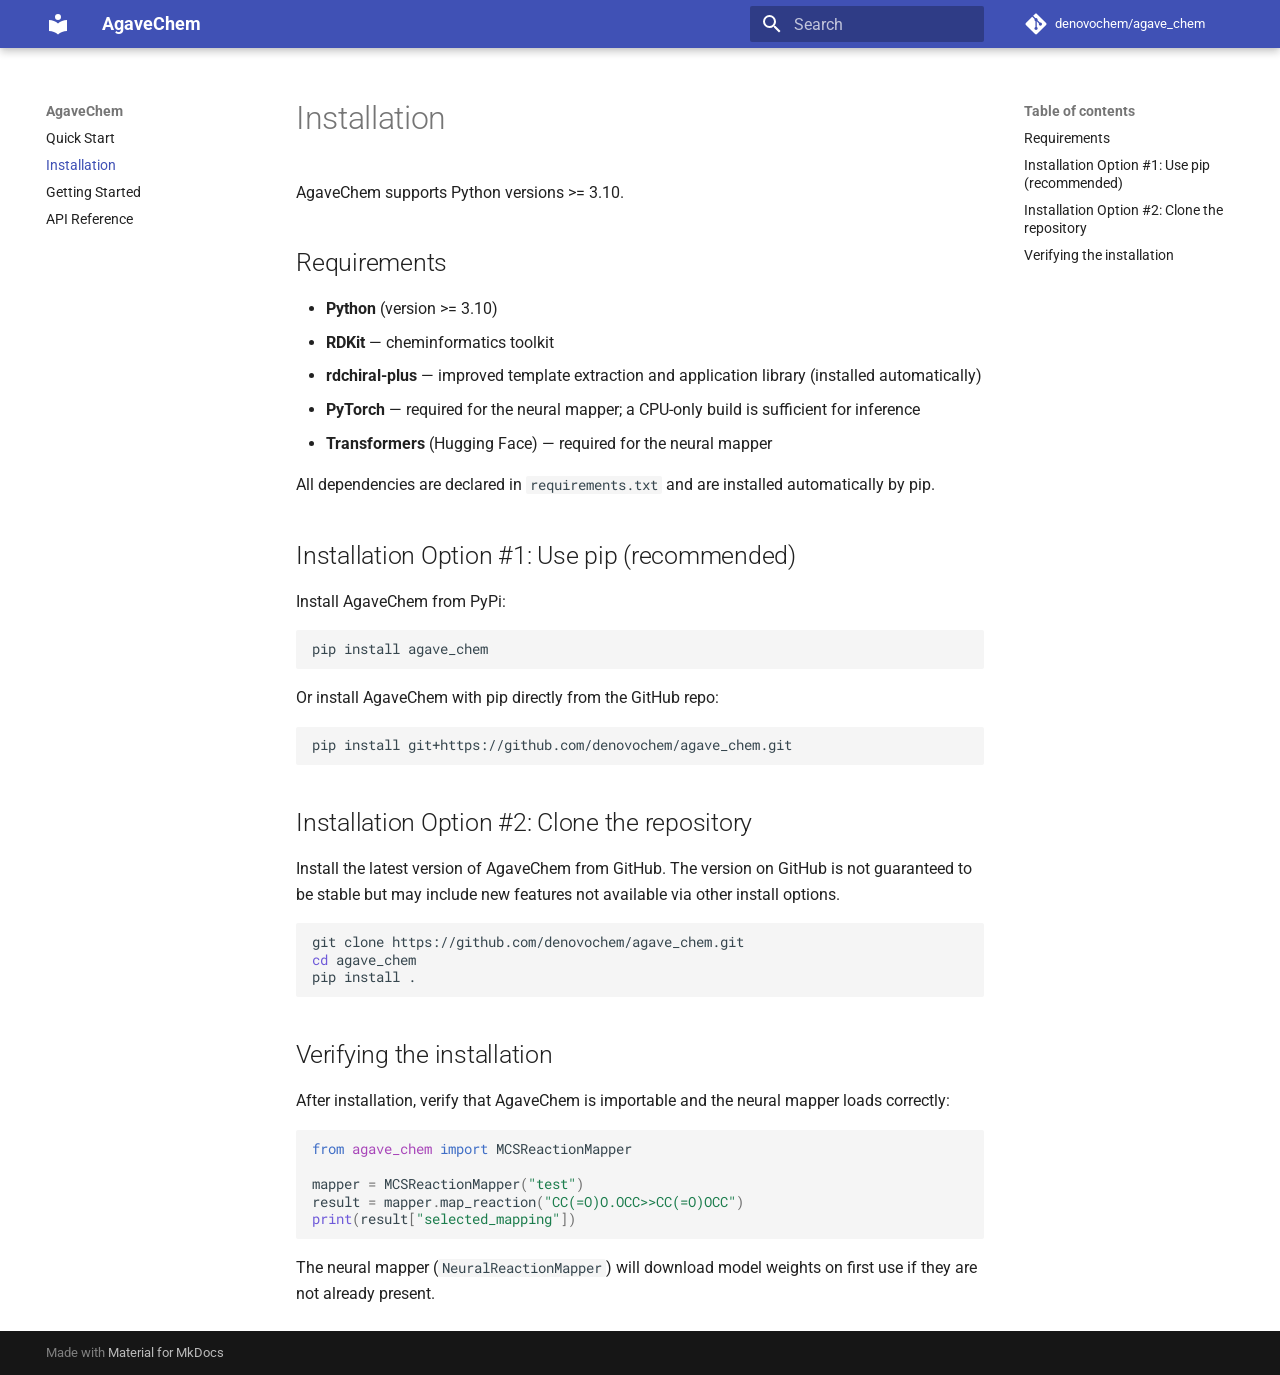
<file: installation/index.html>
<!doctype html>
<html lang="en" class="no-js">
  <head>
    
      <meta charset="utf-8">
      <meta name="viewport" content="width=device-width,initial-scale=1">
      
        <meta name="description" content="Chemical Reaction SMILES Mapping">
      
      
      
      
        <link rel="prev" href="..">
      
      
        <link rel="next" href="../getting_started/">
      
      
        
      
      
      <link rel="icon" href="../assets/images/favicon.png">
      <meta name="generator" content="mkdocs-1.6.1, mkdocs-material-9.8.0">
    
    
      
        <title>Installation - AgaveChem</title>
      
    
    
      <link rel="stylesheet" href="../assets/stylesheets/main.57a0d79d.min.css">
      
        
        <link rel="stylesheet" href="../assets/stylesheets/palette.fb2fffe2.min.css">
      
      


    
    
      
    
    
      
        
        
        <link rel="preconnect" href="https://fonts.gstatic.com" crossorigin>
        <link rel="stylesheet" href="https://fonts.googleapis.com/css?family=Roboto:300,300i,400,400i,700,700i%7CRoboto+Mono:400,400i,700,700i&display=fallback">
        <style>:root{--md-text-font:"Roboto";--md-code-font:"Roboto Mono"}</style>
      
    
    
      <link rel="stylesheet" href="../assets/_mkdocstrings.css">
    
      <link rel="stylesheet" href="../stylesheets/extra.css">
    
    <script>__md_scope=new URL("..",location),__md_hash=e=>[...e].reduce(((e,_)=>(e<<5)-e+_.charCodeAt(0)),0),__md_get=(e,_=localStorage,t=__md_scope)=>JSON.parse(_.getItem(t.pathname+"."+e)),__md_set=(e,_,t=localStorage,a=__md_scope)=>{try{t.setItem(a.pathname+"."+e,JSON.stringify(_))}catch(e){}}</script>
    
      

    
    
  </head>
  
  
    
    
    
    
    
    <body dir="ltr" data-md-color-scheme="default" data-md-color-primary="indigo" data-md-color-accent="indigo">
  
    
    <input class="md-toggle" data-md-toggle="drawer" type="checkbox" id="__drawer" autocomplete="off">
    <input class="md-toggle" data-md-toggle="search" type="checkbox" id="__search" autocomplete="off">
    <label class="md-overlay" for="__drawer"></label>
    <div data-md-component="skip">
      
        
        <a href="#installation" class="md-skip">
          Skip to content
        </a>
      
    </div>
    <div data-md-component="announce">
      
    </div>
    
    
      

  

<header class="md-header md-header--shadow" data-md-component="header">
  <nav class="md-header__inner md-grid" aria-label="Header">
    <a href=".." title="AgaveChem" class="md-header__button md-logo" aria-label="AgaveChem" data-md-component="logo">
      
  
  <svg xmlns="http://www.w3.org/2000/svg" viewBox="0 0 24 24"><path d="M12 8a3 3 0 0 0 3-3 3 3 0 0 0-3-3 3 3 0 0 0-3 3 3 3 0 0 0 3 3m0 3.54C9.64 9.35 6.5 8 3 8v11c3.5 0 6.64 1.35 9 3.54 2.36-2.19 5.5-3.54 9-3.54V8c-3.5 0-6.64 1.35-9 3.54"/></svg>

    </a>
    <label class="md-header__button md-icon" for="__drawer">
      
      <svg xmlns="http://www.w3.org/2000/svg" viewBox="0 0 24 24"><path d="M3 6h18v2H3zm0 5h18v2H3zm0 5h18v2H3z"/></svg>
    </label>
    <div class="md-header__title" data-md-component="header-title">
      <div class="md-header__ellipsis">
        <div class="md-header__topic">
          <span class="md-ellipsis">
            AgaveChem
          </span>
        </div>
        <div class="md-header__topic" data-md-component="header-topic">
          <span class="md-ellipsis">
            
              Installation
            
          </span>
        </div>
      </div>
    </div>
    
      
    
    
    
    
      
      
        <label class="md-header__button md-icon" for="__search">
          
          <svg xmlns="http://www.w3.org/2000/svg" viewBox="0 0 24 24"><path d="M9.5 3A6.5 6.5 0 0 1 16 9.5c0 1.61-.59 3.09-1.56 4.23l.27.27h.79l5 5-1.5 1.5-5-5v-.79l-.27-.27A6.52 6.52 0 0 1 9.5 16 6.5 6.5 0 0 1 3 9.5 6.5 6.5 0 0 1 9.5 3m0 2C7 5 5 7 5 9.5S7 14 9.5 14 14 12 14 9.5 12 5 9.5 5"/></svg>
        </label>
        <div class="md-search" data-md-component="search" role="dialog">
  <label class="md-search__overlay" for="__search"></label>
  <div class="md-search__inner" role="search">
    <form class="md-search__form" name="search">
      <input type="text" class="md-search__input" name="query" aria-label="Search" placeholder="Search" autocapitalize="off" autocorrect="off" autocomplete="off" spellcheck="false" data-md-component="search-query" required>
      <label class="md-search__icon md-icon" for="__search">
        
        <svg xmlns="http://www.w3.org/2000/svg" viewBox="0 0 24 24"><path d="M9.5 3A6.5 6.5 0 0 1 16 9.5c0 1.61-.59 3.09-1.56 4.23l.27.27h.79l5 5-1.5 1.5-5-5v-.79l-.27-.27A6.52 6.52 0 0 1 9.5 16 6.5 6.5 0 0 1 3 9.5 6.5 6.5 0 0 1 9.5 3m0 2C7 5 5 7 5 9.5S7 14 9.5 14 14 12 14 9.5 12 5 9.5 5"/></svg>
        
        <svg xmlns="http://www.w3.org/2000/svg" viewBox="0 0 24 24"><path d="M20 11v2H8l5.5 5.5-1.42 1.42L4.16 12l7.92-7.92L13.5 5.5 8 11z"/></svg>
      </label>
      <nav class="md-search__options" aria-label="Search">
        
        <button type="reset" class="md-search__icon md-icon" title="Clear" aria-label="Clear" tabindex="-1">
          
          <svg xmlns="http://www.w3.org/2000/svg" viewBox="0 0 24 24"><path d="M19 6.41 17.59 5 12 10.59 6.41 5 5 6.41 10.59 12 5 17.59 6.41 19 12 13.41 17.59 19 19 17.59 13.41 12z"/></svg>
        </button>
      </nav>
      
        <div class="md-search__suggest" data-md-component="search-suggest"></div>
      
    </form>
    <div class="md-search__output">
      <div class="md-search__scrollwrap" tabindex="0" data-md-scrollfix>
        <div class="md-search-result" data-md-component="search-result">
          <div class="md-search-result__meta">
            Initializing search
          </div>
          <ol class="md-search-result__list" role="presentation"></ol>
        </div>
      </div>
    </div>
  </div>
</div>
      
    
    
      <div class="md-header__source">
        <a href="https://github.com/denovochem/agave_chem" title="Go to repository" class="md-source" data-md-component="source">
  <div class="md-source__icon md-icon">
    
    <svg xmlns="http://www.w3.org/2000/svg" viewBox="0 0 448 512"><!--! Font Awesome Free 7.1.0 by @fontawesome - https://fontawesome.com License - https://fontawesome.com/license/free (Icons: CC BY 4.0, Fonts: SIL OFL 1.1, Code: MIT License) Copyright 2025 Fonticons, Inc.--><path d="M439.6 236.1 244 40.5c-5.4-5.5-12.8-8.5-20.4-8.5s-15 3-20.4 8.4L162.5 81l51.5 51.5c27.1-9.1 52.7 16.8 43.4 43.7l49.7 49.7c34.2-11.8 61.2 31 35.5 56.7-26.5 26.5-70.2-2.9-56-37.3L240.3 199v121.9c25.3 12.5 22.3 41.8 9.1 55-6.4 6.4-15.2 10.1-24.3 10.1s-17.8-3.6-24.3-10.1c-17.6-17.6-11.1-46.9 11.2-56v-123c-20.8-8.5-24.6-30.7-18.6-45L142.6 101 8.5 235.1C3 240.6 0 247.9 0 255.5s3 15 8.5 20.4l195.6 195.7c5.4 5.4 12.7 8.4 20.4 8.4s15-3 20.4-8.4l194.7-194.7c5.4-5.4 8.4-12.8 8.4-20.4s-3-15-8.4-20.4"/></svg>
  </div>
  <div class="md-source__repository">
    denovochem/agave_chem
  </div>
</a>
      </div>
    
  </nav>
  
</header>
    
    <div class="md-container" data-md-component="container">
      
      
        
          
        
      
      <main class="md-main" data-md-component="main">
        <div class="md-main__inner md-grid">
          
            
              
              <div class="md-sidebar md-sidebar--primary" data-md-component="sidebar" data-md-type="navigation" >
                <div class="md-sidebar__scrollwrap">
                  <div class="md-sidebar__inner">
                    



<nav class="md-nav md-nav--primary" aria-label="Navigation" data-md-level="0">
  <label class="md-nav__title" for="__drawer">
    <a href=".." title="AgaveChem" class="md-nav__button md-logo" aria-label="AgaveChem" data-md-component="logo">
      
  
  <svg xmlns="http://www.w3.org/2000/svg" viewBox="0 0 24 24"><path d="M12 8a3 3 0 0 0 3-3 3 3 0 0 0-3-3 3 3 0 0 0-3 3 3 3 0 0 0 3 3m0 3.54C9.64 9.35 6.5 8 3 8v11c3.5 0 6.64 1.35 9 3.54 2.36-2.19 5.5-3.54 9-3.54V8c-3.5 0-6.64 1.35-9 3.54"/></svg>

    </a>
    AgaveChem
  </label>
  
    <div class="md-nav__source">
      <a href="https://github.com/denovochem/agave_chem" title="Go to repository" class="md-source" data-md-component="source">
  <div class="md-source__icon md-icon">
    
    <svg xmlns="http://www.w3.org/2000/svg" viewBox="0 0 448 512"><!--! Font Awesome Free 7.1.0 by @fontawesome - https://fontawesome.com License - https://fontawesome.com/license/free (Icons: CC BY 4.0, Fonts: SIL OFL 1.1, Code: MIT License) Copyright 2025 Fonticons, Inc.--><path d="M439.6 236.1 244 40.5c-5.4-5.5-12.8-8.5-20.4-8.5s-15 3-20.4 8.4L162.5 81l51.5 51.5c27.1-9.1 52.7 16.8 43.4 43.7l49.7 49.7c34.2-11.8 61.2 31 35.5 56.7-26.5 26.5-70.2-2.9-56-37.3L240.3 199v121.9c25.3 12.5 22.3 41.8 9.1 55-6.4 6.4-15.2 10.1-24.3 10.1s-17.8-3.6-24.3-10.1c-17.6-17.6-11.1-46.9 11.2-56v-123c-20.8-8.5-24.6-30.7-18.6-45L142.6 101 8.5 235.1C3 240.6 0 247.9 0 255.5s3 15 8.5 20.4l195.6 195.7c5.4 5.4 12.7 8.4 20.4 8.4s15-3 20.4-8.4l194.7-194.7c5.4-5.4 8.4-12.8 8.4-20.4s-3-15-8.4-20.4"/></svg>
  </div>
  <div class="md-source__repository">
    denovochem/agave_chem
  </div>
</a>
    </div>
  
  <ul class="md-nav__list" data-md-scrollfix>
    
      
      
  
  
  
  
    <li class="md-nav__item">
      <a href=".." class="md-nav__link">
        
  
  
  <span class="md-ellipsis">
    
  
    Quick Start
  

    
  </span>
  
  

      </a>
    </li>
  

    
      
      
  
  
    
  
  
  
    <li class="md-nav__item md-nav__item--active">
      
      <input class="md-nav__toggle md-toggle" type="checkbox" id="__toc">
      
      
        
      
      
        <label class="md-nav__link md-nav__link--active" for="__toc">
          
  
  
  <span class="md-ellipsis">
    
  
    Installation
  

    
  </span>
  
  

          <span class="md-nav__icon md-icon"></span>
        </label>
      
      <a href="./" class="md-nav__link md-nav__link--active">
        
  
  
  <span class="md-ellipsis">
    
  
    Installation
  

    
  </span>
  
  

      </a>
      
        

<nav class="md-nav md-nav--secondary" aria-label="Table of contents">
  
  
  
    
  
  
    <label class="md-nav__title" for="__toc">
      <span class="md-nav__icon md-icon"></span>
      Table of contents
    </label>
    <ul class="md-nav__list" data-md-component="toc" data-md-scrollfix>
      
        <li class="md-nav__item">
  <a href="#requirements" class="md-nav__link">
    <span class="md-ellipsis">
      
        Requirements
      
    </span>
  </a>
  
</li>
      
        <li class="md-nav__item">
  <a href="#installation-option-1-use-pip-recommended" class="md-nav__link">
    <span class="md-ellipsis">
      
        Installation Option #1: Use pip (recommended)
      
    </span>
  </a>
  
</li>
      
        <li class="md-nav__item">
  <a href="#installation-option-2-clone-the-repository" class="md-nav__link">
    <span class="md-ellipsis">
      
        Installation Option #2: Clone the repository
      
    </span>
  </a>
  
</li>
      
        <li class="md-nav__item">
  <a href="#verifying-the-installation" class="md-nav__link">
    <span class="md-ellipsis">
      
        Verifying the installation
      
    </span>
  </a>
  
</li>
      
    </ul>
  
</nav>
      
    </li>
  

    
      
      
  
  
  
  
    <li class="md-nav__item">
      <a href="../getting_started/" class="md-nav__link">
        
  
  
  <span class="md-ellipsis">
    
  
    Getting Started
  

    
  </span>
  
  

      </a>
    </li>
  

    
      
      
  
  
  
  
    <li class="md-nav__item">
      <a href="../reference/" class="md-nav__link">
        
  
  
  <span class="md-ellipsis">
    
  
    API Reference
  

    
  </span>
  
  

      </a>
    </li>
  

    
  </ul>
</nav>
                  </div>
                </div>
              </div>
            
            
              
              <div class="md-sidebar md-sidebar--secondary" data-md-component="sidebar" data-md-type="toc" >
                <div class="md-sidebar__scrollwrap">
                  <div class="md-sidebar__inner">
                    

<nav class="md-nav md-nav--secondary" aria-label="Table of contents">
  
  
  
    
  
  
    <label class="md-nav__title" for="__toc">
      <span class="md-nav__icon md-icon"></span>
      Table of contents
    </label>
    <ul class="md-nav__list" data-md-component="toc" data-md-scrollfix>
      
        <li class="md-nav__item">
  <a href="#requirements" class="md-nav__link">
    <span class="md-ellipsis">
      
        Requirements
      
    </span>
  </a>
  
</li>
      
        <li class="md-nav__item">
  <a href="#installation-option-1-use-pip-recommended" class="md-nav__link">
    <span class="md-ellipsis">
      
        Installation Option #1: Use pip (recommended)
      
    </span>
  </a>
  
</li>
      
        <li class="md-nav__item">
  <a href="#installation-option-2-clone-the-repository" class="md-nav__link">
    <span class="md-ellipsis">
      
        Installation Option #2: Clone the repository
      
    </span>
  </a>
  
</li>
      
        <li class="md-nav__item">
  <a href="#verifying-the-installation" class="md-nav__link">
    <span class="md-ellipsis">
      
        Verifying the installation
      
    </span>
  </a>
  
</li>
      
    </ul>
  
</nav>
                  </div>
                </div>
              </div>
            
          
          
            <div class="md-content" data-md-component="content">
              
              <article class="md-content__inner md-typeset">
                
                  


  
  


<h1 id="installation">Installation</h1>
<p>AgaveChem supports Python versions &gt;= 3.10.</p>
<h2 id="requirements">Requirements</h2>
<ul>
<li><strong>Python</strong> (version &gt;= 3.10)</li>
<li><strong>RDKit</strong> — cheminformatics toolkit</li>
<li><strong>rdchiral-plus</strong> — improved template extraction and application library (installed automatically)</li>
<li><strong>PyTorch</strong> — required for the neural mapper; a CPU-only build is sufficient for inference</li>
<li><strong>Transformers</strong> (Hugging Face) — required for the neural mapper</li>
</ul>
<p>All dependencies are declared in <code>requirements.txt</code> and are installed automatically by pip.</p>
<h2 id="installation-option-1-use-pip-recommended">Installation Option #1: Use pip (recommended)</h2>
<p>Install AgaveChem from PyPi:</p>
<div class="highlight"><pre><span></span><code>pip<span class="w"> </span>install<span class="w"> </span>agave_chem
</code></pre></div>
<p>Or install AgaveChem with pip directly from the GitHub repo:</p>
<div class="highlight"><pre><span></span><code>pip<span class="w"> </span>install<span class="w"> </span>git+https://github.com/denovochem/agave_chem.git
</code></pre></div>
<h2 id="installation-option-2-clone-the-repository">Installation Option #2: Clone the repository</h2>
<p>Install the latest version of AgaveChem from GitHub. The version on GitHub is not guaranteed to be stable but may include new features not available via other install options.</p>
<div class="highlight"><pre><span></span><code>git<span class="w"> </span>clone<span class="w"> </span>https://github.com/denovochem/agave_chem.git
<span class="nb">cd</span><span class="w"> </span>agave_chem
pip<span class="w"> </span>install<span class="w"> </span>.
</code></pre></div>
<h2 id="verifying-the-installation">Verifying the installation</h2>
<p>After installation, verify that AgaveChem is importable and the neural mapper loads correctly:</p>
<div class="highlight"><pre><span></span><code><span class="kn">from</span><span class="w"> </span><span class="nn">agave_chem</span><span class="w"> </span><span class="kn">import</span> <span class="n">MCSReactionMapper</span>

<span class="n">mapper</span> <span class="o">=</span> <span class="n">MCSReactionMapper</span><span class="p">(</span><span class="s2">"test"</span><span class="p">)</span>
<span class="n">result</span> <span class="o">=</span> <span class="n">mapper</span><span class="o">.</span><span class="n">map_reaction</span><span class="p">(</span><span class="s2">"CC(=O)O.OCC&gt;&gt;CC(=O)OCC"</span><span class="p">)</span>
<span class="nb">print</span><span class="p">(</span><span class="n">result</span><span class="p">[</span><span class="s2">"selected_mapping"</span><span class="p">])</span>
</code></pre></div>
<p>The neural mapper (<code>NeuralReactionMapper</code>) will download model weights on first use if they are not already present.</p>












                
              </article>
            </div>
          
          
<script>var target=document.getElementById(location.hash.slice(1));target&&target.name&&(target.checked=target.name.startsWith("__tabbed_"))</script>
        </div>
        
      </main>
      
        <footer class="md-footer">
  
  <div class="md-footer-meta md-typeset">
    <div class="md-footer-meta__inner md-grid">
      <div class="md-copyright">
  
  
    Made with
    <a href="https://squidfunk.github.io/mkdocs-material/" target="_blank" rel="noopener">
      Material for MkDocs
    </a>
  
</div>
      
    </div>
  </div>
</footer>
      
    </div>
    <div class="md-dialog" data-md-component="dialog">
      <div class="md-dialog__inner md-typeset"></div>
    </div>
    
    
    
      
      
      <script id="__config" type="application/json">{"annotate": null, "base": "..", "features": ["navigation.sections", "navigation.expand", "search.suggest"], "search": "../assets/javascripts/workers/search.a7633da7.min.js", "tags": null, "translations": {"clipboard.copied": "Copied to clipboard", "clipboard.copy": "Copy to clipboard", "search.result.more.one": "1 more on this page", "search.result.more.other": "# more on this page", "search.result.none": "No matching documents", "search.result.one": "1 matching document", "search.result.other": "# matching documents", "search.result.placeholder": "Type to start searching", "search.result.term.missing": "Missing", "select.version": "Select version"}, "version": null}</script>
    
    
      <script src="../assets/javascripts/bundle.c21346df.min.js"></script>
      
    
  </body>
</html>
</file>
<file: assets/_mkdocstrings.css>
/* Avoid breaking parameter names, etc. in table cells. */
.doc-contents td code {
  word-break: normal !important;
}

/* No line break before first paragraph of descriptions. */
.doc-md-description,
.doc-md-description>p:first-child {
  display: inline;
}

/* No text transformation from Material for MkDocs for H5 headings. */
.md-typeset h5 .doc-object-name {
  text-transform: none;
}

/* Max width for docstring sections tables. */
.doc .md-typeset__table,
.doc .md-typeset__table table {
  display: table !important;
  width: 100%;
}

.doc .md-typeset__table tr {
  display: table-row;
}

/* Defaults in Spacy table style. */
.doc-param-default,
.doc-type_param-default {
  float: right;
}

/* Parameter headings must be inline, not blocks. */
.doc-heading-parameter,
.doc-heading-type_parameter {
  display: inline;
}

/* Default font size for parameter headings. */
.md-typeset .doc-heading-parameter {
  font-size: inherit;
}

/* Prefer space on the right, not the left of parameter permalinks. */
.doc-heading-parameter .headerlink,
.doc-heading-type_parameter .headerlink {
  margin-left: 0 !important;
  margin-right: 0.2rem;
}

/* Backward-compatibility: docstring section titles in bold. */
.doc-section-title {
  font-weight: bold;
}

/* Backlinks crumb separator. */
.doc-backlink-crumb {
  display: inline-flex;
  gap: .2rem;
  white-space: nowrap;
  align-items: center;
  vertical-align: middle;
}
.doc-backlink-crumb:not(:first-child)::before {
  background-color: var(--md-default-fg-color--lighter);
  content: "";
  display: inline;
  height: 1rem;
  --md-path-icon: url('data:image/svg+xml;charset=utf-8,<svg xmlns="http://www.w3.org/2000/svg" viewBox="0 0 24 24"><path d="M8.59 16.58 13.17 12 8.59 7.41 10 6l6 6-6 6z"/></svg>');
  -webkit-mask-image: var(--md-path-icon);
  mask-image: var(--md-path-icon);
  width: 1rem;
}
.doc-backlink-crumb.last {
  font-weight: bold;
}

/* Symbols in Navigation and ToC. */
:root, :host,
[data-md-color-scheme="default"] {
  --doc-symbol-parameter-fg-color: #df50af;
  --doc-symbol-type_parameter-fg-color: #df50af;
  --doc-symbol-attribute-fg-color: #953800;
  --doc-symbol-function-fg-color: #8250df;
  --doc-symbol-method-fg-color: #8250df;
  --doc-symbol-class-fg-color: #0550ae;
  --doc-symbol-type_alias-fg-color: #0550ae;
  --doc-symbol-module-fg-color: #5cad0f;

  --doc-symbol-parameter-bg-color: #df50af1a;
  --doc-symbol-type_parameter-bg-color: #df50af1a;
  --doc-symbol-attribute-bg-color: #9538001a;
  --doc-symbol-function-bg-color: #8250df1a;
  --doc-symbol-method-bg-color: #8250df1a;
  --doc-symbol-class-bg-color: #0550ae1a;
  --doc-symbol-type_alias-bg-color: #0550ae1a;
  --doc-symbol-module-bg-color: #5cad0f1a;
}

[data-md-color-scheme="slate"] {
  --doc-symbol-parameter-fg-color: #ffa8cc;
  --doc-symbol-type_parameter-fg-color: #ffa8cc;
  --doc-symbol-attribute-fg-color: #ffa657;
  --doc-symbol-function-fg-color: #d2a8ff;
  --doc-symbol-method-fg-color: #d2a8ff;
  --doc-symbol-class-fg-color: #79c0ff;
  --doc-symbol-type_alias-fg-color: #79c0ff;
  --doc-symbol-module-fg-color: #baff79;

  --doc-symbol-parameter-bg-color: #ffa8cc1a;
  --doc-symbol-type_parameter-bg-color: #ffa8cc1a;
  --doc-symbol-attribute-bg-color: #ffa6571a;
  --doc-symbol-function-bg-color: #d2a8ff1a;
  --doc-symbol-method-bg-color: #d2a8ff1a;
  --doc-symbol-class-bg-color: #79c0ff1a;
  --doc-symbol-type_alias-bg-color: #79c0ff1a;
  --doc-symbol-module-bg-color: #baff791a;
}

code.doc-symbol {
  border-radius: .1rem;
  font-size: .85em;
  padding: 0 .3em;
  font-weight: bold;
}

code.doc-symbol-parameter,
a code.doc-symbol-parameter {
  color: var(--doc-symbol-parameter-fg-color);
  background-color: var(--doc-symbol-parameter-bg-color);
}

code.doc-symbol-parameter::after {
  content: "param";
}

code.doc-symbol-type_parameter,
a code.doc-symbol-type_parameter {
  color: var(--doc-symbol-type_parameter-fg-color);
  background-color: var(--doc-symbol-type_parameter-bg-color);
}

code.doc-symbol-type_parameter::after {
  content: "type-param";
}

code.doc-symbol-attribute,
a code.doc-symbol-attribute {
  color: var(--doc-symbol-attribute-fg-color);
  background-color: var(--doc-symbol-attribute-bg-color);
}

code.doc-symbol-attribute::after {
  content: "attr";
}

code.doc-symbol-function,
a code.doc-symbol-function {
  color: var(--doc-symbol-function-fg-color);
  background-color: var(--doc-symbol-function-bg-color);
}

code.doc-symbol-function::after {
  content: "func";
}

code.doc-symbol-method,
a code.doc-symbol-method {
  color: var(--doc-symbol-method-fg-color);
  background-color: var(--doc-symbol-method-bg-color);
}

code.doc-symbol-method::after {
  content: "meth";
}

code.doc-symbol-class,
a code.doc-symbol-class {
  color: var(--doc-symbol-class-fg-color);
  background-color: var(--doc-symbol-class-bg-color);
}

code.doc-symbol-class::after {
  content: "class";
}


code.doc-symbol-type_alias,
a code.doc-symbol-type_alias {
  color: var(--doc-symbol-type_alias-fg-color);
  background-color: var(--doc-symbol-type_alias-bg-color);
}

code.doc-symbol-type_alias::after {
  content: "type";
}

code.doc-symbol-module,
a code.doc-symbol-module {
  color: var(--doc-symbol-module-fg-color);
  background-color: var(--doc-symbol-module-bg-color);
}

code.doc-symbol-module::after {
  content: "mod";
}

.doc-signature .autorefs {
  color: inherit;
  border-bottom: 1px dotted currentcolor;
}

/* Source code blocks (admonitions). */
:root {
  --md-admonition-icon--mkdocstrings-source: url('data:image/svg+xml;charset=utf-8,<svg xmlns="http://www.w3.org/2000/svg" viewBox="0 0 24 24"><path d="M15.22 4.97a.75.75 0 0 1 1.06 0l6.5 6.5a.75.75 0 0 1 0 1.06l-6.5 6.5a.749.749 0 0 1-1.275-.326.75.75 0 0 1 .215-.734L21.19 12l-5.97-5.97a.75.75 0 0 1 0-1.06m-6.44 0a.75.75 0 0 1 0 1.06L2.81 12l5.97 5.97a.749.749 0 0 1-.326 1.275.75.75 0 0 1-.734-.215l-6.5-6.5a.75.75 0 0 1 0-1.06l6.5-6.5a.75.75 0 0 1 1.06 0"/></svg>')
}
.md-typeset .admonition.mkdocstrings-source,
.md-typeset details.mkdocstrings-source {
  border: none;
  padding: 0;
}
.md-typeset .admonition.mkdocstrings-source:focus-within,
.md-typeset details.mkdocstrings-source:focus-within {
  box-shadow: none;
}
.md-typeset .mkdocstrings-source > .admonition-title,
.md-typeset .mkdocstrings-source > summary {
  background-color: inherit;
}
.md-typeset .mkdocstrings-source > .admonition-title::before,
.md-typeset .mkdocstrings-source > summary::before {
  background-color: var(--md-default-fg-color);
  -webkit-mask-image: var(--md-admonition-icon--mkdocstrings-source);
          mask-image: var(--md-admonition-icon--mkdocstrings-source);
}
</file>
<file: stylesheets/extra.css>
/* Make code blocks smaller */
.highlight code {
    font-size: 0.85em;  /* Adjust this value (default is usually 1em) */
}

/* Also make inline code smaller */
code {
    font-size: 0.85em;
}

/* Optional: Reduce line height for more compact code */
.highlight pre {
    line-height: 1.3;
}
</file>
<file: assets/stylesheets/main.57a0d79d.min.css>
@charset "UTF-8";html{box-sizing:border-box;-webkit-text-size-adjust:none;-moz-text-size-adjust:none;text-size-adjust:none}*,:after,:before{box-sizing:inherit}@media(prefers-reduced-motion){*,:after,:before{transition:none!important}}body{margin:0;-webkit-font-smoothing:antialiased;-moz-osx-font-smoothing:grayscale;--md-text-font-family:var(--md-text-font, _),
    -apple-system, BlinkMacSystemFont, Helvetica, Arial, sans-serif;--md-code-font-family:var(--md-code-font, _),
    SFMono-Regular, Consolas, Menlo, monospace}.md-typeset code:not(.focus-visible),a,button,input,label{-webkit-tap-highlight-color:transparent}a{color:inherit;text-decoration:none}hr{box-sizing:initial;display:block;height:.05rem;padding:0;overflow:visible;border:0}small{font-size:80%}sub,sup{line-height:1em}img{border-style:none}table{border-spacing:0;border-collapse:initial}td,th{font-weight:400;vertical-align:top}button{padding:0;margin:0;font-family:inherit;font-size:inherit;background:#0000;border:0}input{border:0;outline:none}:root{--md-primary-fg-color:#4051b5;--md-primary-fg-color--light:#5d6cc0;--md-primary-fg-color--dark:#303fa1;--md-primary-bg-color:#fff;--md-primary-bg-color--light:#ffffffb3;--md-accent-fg-color:#526cfe;--md-accent-fg-color--transparent:#526cfe1a;--md-accent-bg-color:#fff;--md-accent-bg-color--light:#ffffffb3;--md-typeset-table-sort-icon:url("data:image/svg+xml;charset=utf-8,<svg xmlns='http://www.w3.org/2000/svg' viewBox='0 0 24 24'><path d='m18 21-4-4h3V7h-3l4-4 4 4h-3v10h3M2 19v-2h10v2M2 13v-2h7v2M2 7V5h4v2z'/></svg>");--md-typeset-table-sort-icon--asc:url("data:image/svg+xml;charset=utf-8,<svg xmlns='http://www.w3.org/2000/svg' viewBox='0 0 24 24'><path d='M19 17h3l-4 4-4-4h3V3h2M2 17h10v2H2M6 5v2H2V5m0 6h7v2H2z'/></svg>");--md-typeset-table-sort-icon--desc:url("data:image/svg+xml;charset=utf-8,<svg xmlns='http://www.w3.org/2000/svg' viewBox='0 0 24 24'><path d='M19 7h3l-4-4-4 4h3v14h2M2 17h10v2H2M6 5v2H2V5m0 6h7v2H2z'/></svg>")}[data-md-color-scheme=default]{color-scheme:light}[data-md-color-scheme=default] img[src$="#gh-dark-mode-only"],[data-md-color-scheme=default] img[src$="#only-dark"]{display:none}:root,[data-md-color-scheme=default]{--md-hue:225deg;--md-default-fg-color:#000000de;--md-default-fg-color--light:#0000008a;--md-default-fg-color--lighter:#00000052;--md-default-fg-color--lightest:#00000012;--md-default-bg-color:#fff;--md-default-bg-color--light:#ffffffb3;--md-default-bg-color--lighter:#ffffff4d;--md-default-bg-color--lightest:#ffffff1f;--md-code-fg-color:#36464e;--md-code-bg-color:#f5f5f5;--md-code-bg-color--light:#f5f5f5b3;--md-code-bg-color--lighter:#f5f5f54d;--md-code-hl-color:#4287ff;--md-code-hl-color--light:#4287ff1a;--md-code-hl-number-color:#d52a2a;--md-code-hl-special-color:#db1457;--md-code-hl-function-color:#a846b9;--md-code-hl-constant-color:#6e59d9;--md-code-hl-keyword-color:#3f6ec6;--md-code-hl-string-color:#1c7d4d;--md-code-hl-name-color:var(--md-code-fg-color);--md-code-hl-operator-color:var(--md-default-fg-color--light);--md-code-hl-punctuation-color:var(--md-default-fg-color--light);--md-code-hl-comment-color:var(--md-default-fg-color--light);--md-code-hl-generic-color:var(--md-default-fg-color--light);--md-code-hl-variable-color:var(--md-default-fg-color--light);--md-typeset-color:var(--md-default-fg-color);--md-typeset-a-color:var(--md-primary-fg-color);--md-typeset-del-color:#f5503d26;--md-typeset-ins-color:#0bd57026;--md-typeset-kbd-color:#fafafa;--md-typeset-kbd-accent-color:#fff;--md-typeset-kbd-border-color:#b8b8b8;--md-typeset-mark-color:#ffff0080;--md-typeset-table-color:#0000001f;--md-typeset-table-color--light:#00000009;--md-admonition-fg-color:var(--md-default-fg-color);--md-admonition-bg-color:var(--md-default-bg-color);--md-warning-fg-color:#000000de;--md-warning-bg-color:#ff9;--md-footer-fg-color:#fff;--md-footer-fg-color--light:#ffffffb3;--md-footer-fg-color--lighter:#ffffff73;--md-footer-bg-color:#000000de;--md-footer-bg-color--dark:#00000052;--md-shadow-z1:0 0.2rem 0.5rem #0000000d,
    0 0 0.05rem #0000001a;--md-shadow-z2:0 0.2rem 0.5rem #0000001a,
    0 0 0.05rem #00000040;--md-shadow-z3:0 0.2rem 0.5rem #0003,
    0 0 0.05rem #00000059}.md-icon svg{display:block;width:1.2rem;height:1.2rem;fill:currentcolor}aside,body,input{font-family:var(--md-text-font-family);font-feature-settings:"kern","liga";color:var(--md-typeset-color)}code,kbd,pre{font-family:var(--md-code-font-family);font-feature-settings:"kern"}.md-typeset{font-size:.8rem;line-height:1.6;overflow-wrap:break-word;-webkit-print-color-adjust:exact;color-adjust:exact}@media print{.md-typeset{font-size:.68rem}.md-typeset code,.md-typeset kbd,.md-typeset pre{white-space:pre-wrap}}.md-typeset blockquote,.md-typeset dl,.md-typeset figure,.md-typeset ol,.md-typeset pre,.md-typeset ul{margin-top:1em;margin-bottom:1em}.md-typeset h1{margin:0 0 1.25em;font-size:2em;line-height:1.3;color:var(--md-default-fg-color--light)}.md-typeset h1,.md-typeset h2{font-weight:300;letter-spacing:-.01em}.md-typeset h2{margin:1.6em 0 .64em;font-size:1.5625em;line-height:1.4}.md-typeset h3{margin:1.6em 0 .8em;font-size:1.25em;font-weight:400;line-height:1.5;letter-spacing:-.01em}.md-typeset h2+h3{margin-top:.8em}.md-typeset h4{margin:1em 0;font-weight:700;letter-spacing:-.01em}.md-typeset h5,.md-typeset h6{margin:1.25em 0;font-size:.8em;font-weight:700;color:var(--md-default-fg-color--light);letter-spacing:-.01em}.md-typeset h5{text-transform:uppercase}.md-typeset h5 code{text-transform:none}.md-typeset hr{display:flow-root;margin:1.5em 0;border-bottom:.05rem solid var(--md-default-fg-color--lightest)}.md-typeset a{color:var(--md-typeset-a-color);word-break:break-word}.md-typeset a,.md-typeset a:before{transition:color 125ms}.md-typeset a:focus,.md-typeset a:hover{color:var(--md-accent-fg-color)}.md-typeset a:focus code,.md-typeset a:hover code{color:var(--md-accent-fg-color);background-color:var(--md-accent-fg-color--transparent)}.md-typeset a code{color:var(--md-typeset-a-color)}.md-typeset a.focus-visible{outline-color:var(--md-accent-fg-color);outline-offset:.2rem}.md-typeset code,.md-typeset kbd,.md-typeset pre{font-variant-ligatures:none;color:var(--md-code-fg-color);direction:ltr;transition:background-color 125ms}.md-typeset code{padding:0 .2941176471em;font-size:.85em;word-break:break-word;background-color:var(--md-code-bg-color);border-radius:.1rem;-webkit-box-decoration-break:clone;box-decoration-break:clone;transition:color 125ms,background-color 125ms}.md-typeset code:not(.focus-visible){outline:none}.md-typeset pre{position:relative;display:flow-root;line-height:1.4}.md-typeset pre>code{display:block;padding:.7720588235em 1.1764705882em;margin:0;overflow:auto;word-break:normal;touch-action:auto;scrollbar-color:var(--md-default-fg-color--lighter) #0000;scrollbar-width:thin;outline-color:var(--md-accent-fg-color);box-shadow:none;-webkit-box-decoration-break:slice;box-decoration-break:slice}.md-typeset pre>code:hover{scrollbar-color:var(--md-accent-fg-color) #0000}.md-typeset pre>code::-webkit-scrollbar{width:.2rem;height:.2rem}.md-typeset pre>code::-webkit-scrollbar-thumb{background-color:var(--md-default-fg-color--lighter)}.md-typeset pre>code::-webkit-scrollbar-thumb:hover{background-color:var(--md-accent-fg-color)}.md-typeset kbd{display:inline-block;padding:0 .6666666667em;font-size:.75em;color:var(--md-default-fg-color);word-break:break-word;vertical-align:text-top;background-color:var(--md-typeset-kbd-color);border-radius:.1rem;box-shadow:0 .1rem 0 .05rem var(--md-typeset-kbd-border-color),0 .1rem 0 var(--md-typeset-kbd-border-color),0 -.1rem .2rem var(--md-typeset-kbd-accent-color) inset}.md-typeset mark{color:inherit;word-break:break-word;background-color:var(--md-typeset-mark-color);-webkit-box-decoration-break:clone;box-decoration-break:clone}.md-typeset abbr{text-decoration:none;cursor:help}.md-typeset [data-preview],.md-typeset abbr{border-bottom:.05rem dotted var(--md-default-fg-color--light)}.md-typeset small{opacity:.75}[dir=ltr] .md-typeset sub,[dir=ltr] .md-typeset sup{margin-left:.078125em}[dir=rtl] .md-typeset sub,[dir=rtl] .md-typeset sup{margin-right:.078125em}[dir=ltr] .md-typeset blockquote{padding-left:.6rem;border-left:.2rem solid var(--md-default-fg-color--lighter)}[dir=rtl] .md-typeset blockquote{padding-right:.6rem;border-right:.2rem solid var(--md-default-fg-color--lighter)}.md-typeset blockquote{margin-left:0;margin-right:0;color:var(--md-default-fg-color--light)}.md-typeset ul{list-style-type:disc}.md-typeset ul[type]{list-style-type:revert-layer}[dir=ltr] .md-typeset ol,[dir=ltr] .md-typeset ol li ol,[dir=ltr] .md-typeset ol li ul,[dir=ltr] .md-typeset ul,[dir=ltr] .md-typeset ul li ol,[dir=ltr] .md-typeset ul li ul{margin-left:.625em}[dir=rtl] .md-typeset ol,[dir=rtl] .md-typeset ol li ol,[dir=rtl] .md-typeset ol li ul,[dir=rtl] .md-typeset ul,[dir=rtl] .md-typeset ul li ol,[dir=rtl] .md-typeset ul li ul{margin-right:.625em}.md-typeset ol,.md-typeset ul{padding:0}.md-typeset ol:not([hidden]),.md-typeset ul:not([hidden]){display:flow-root}.md-typeset ol ol,.md-typeset ul ol{list-style-type:lower-alpha}.md-typeset ol ol ol,.md-typeset ul ol ol{list-style-type:lower-roman}.md-typeset ol ol ol ol,.md-typeset ul ol ol ol{list-style-type:upper-alpha}.md-typeset ol ol ol ol ol,.md-typeset ul ol ol ol ol{list-style-type:upper-roman}.md-typeset ol[type],.md-typeset ul[type]{list-style-type:revert-layer}[dir=ltr] .md-typeset ol li,[dir=ltr] .md-typeset ul li{margin-left:1.25em}[dir=rtl] .md-typeset ol li,[dir=rtl] .md-typeset ul li{margin-right:1.25em}.md-typeset ol li,.md-typeset ul li{margin-bottom:.5em}.md-typeset ol li blockquote,.md-typeset ol li p,.md-typeset ul li blockquote,.md-typeset ul li p{margin:.5em 0}.md-typeset ol li:last-child,.md-typeset ul li:last-child{margin-bottom:0}.md-typeset ol li ol,.md-typeset ol li ul,.md-typeset ul li ol,.md-typeset ul li ul{margin-top:.5em;margin-bottom:.5em}[dir=ltr] .md-typeset dd{margin-left:1.875em}[dir=rtl] .md-typeset dd{margin-right:1.875em}.md-typeset dd{margin-top:1em;margin-bottom:1.5em}.md-typeset img,.md-typeset svg,.md-typeset video{max-width:100%;height:auto}.md-typeset img[align=left]{margin:1em 1em 1em 0}.md-typeset img[align=right]{margin:1em 0 1em 1em}.md-typeset img[align]:only-child{margin-top:0}.md-typeset figure{display:flow-root;width:fit-content;max-width:100%;margin:1em auto;text-align:center}.md-typeset figure img{display:block;margin:0 auto}.md-typeset figcaption{max-width:24rem;margin:1em auto;font-style:italic}.md-typeset iframe{max-width:100%}.md-typeset table:not([class]){display:inline-block;max-width:100%;overflow:auto;font-size:.64rem;touch-action:auto;background-color:var(--md-default-bg-color);border:.05rem solid var(--md-typeset-table-color);border-radius:.1rem}@media print{.md-typeset table:not([class]){display:table}}.md-typeset table:not([class])+*{margin-top:1.5em}.md-typeset table:not([class]) td>:first-child,.md-typeset table:not([class]) th>:first-child{margin-top:0}.md-typeset table:not([class]) td>:last-child,.md-typeset table:not([class]) th>:last-child{margin-bottom:0}.md-typeset table:not([class]) td:not([align]),.md-typeset table:not([class]) th:not([align]){text-align:left}[dir=rtl] .md-typeset table:not([class]) td:not([align]),[dir=rtl] .md-typeset table:not([class]) th:not([align]){text-align:right}.md-typeset table:not([class]) th{min-width:5rem;padding:.9375em 1.25em;font-weight:700;vertical-align:top}.md-typeset table:not([class]) td{padding:.9375em 1.25em;vertical-align:top;border-top:.05rem solid var(--md-typeset-table-color)}.md-typeset table:not([class]) tbody tr{transition:background-color 125ms}.md-typeset table:not([class]) tbody tr:hover{background-color:var(--md-typeset-table-color--light);box-shadow:0 .05rem 0 var(--md-default-bg-color) inset}.md-typeset table:not([class]) a{word-break:normal}.md-typeset table th[role=columnheader]{cursor:pointer}[dir=ltr] .md-typeset table th[role=columnheader]:after{margin-left:.5em}[dir=rtl] .md-typeset table th[role=columnheader]:after{margin-right:.5em}.md-typeset table th[role=columnheader]:after{display:inline-block;width:1.2em;height:1.2em;vertical-align:text-bottom;content:"";-webkit-mask-image:var(--md-typeset-table-sort-icon);mask-image:var(--md-typeset-table-sort-icon);-webkit-mask-repeat:no-repeat;mask-repeat:no-repeat;-webkit-mask-size:contain;mask-size:contain;transition:background-color 125ms}.md-typeset table th[role=columnheader]:hover:after{background-color:var(--md-default-fg-color--lighter)}.md-typeset table th[role=columnheader][aria-sort=ascending]:after{background-color:var(--md-default-fg-color--light);-webkit-mask-image:var(--md-typeset-table-sort-icon--asc);mask-image:var(--md-typeset-table-sort-icon--asc)}.md-typeset table th[role=columnheader][aria-sort=descending]:after{background-color:var(--md-default-fg-color--light);-webkit-mask-image:var(--md-typeset-table-sort-icon--desc);mask-image:var(--md-typeset-table-sort-icon--desc)}.md-typeset__scrollwrap{margin:1em -.8rem;overflow-x:auto;touch-action:auto}.md-typeset__table{display:inline-block;padding:0 .8rem;margin-bottom:.5em}@media print{.md-typeset__table{display:block}}html .md-typeset__table table{display:table;width:100%;margin:0;overflow:hidden}@media screen and (max-width:44.984375em){.md-content__inner>pre{margin:1em -.8rem}.md-content__inner>pre code{border-radius:0}}.md-typeset .md-author{position:relative;display:block;flex-shrink:0;width:1.6rem;height:1.6rem;overflow:hidden;border-radius:100%;transition:color 125ms,transform 125ms}.md-typeset .md-author img{display:block}.md-typeset .md-author--more{font-size:.6rem;font-weight:700;line-height:1.6rem;color:var(--md-default-fg-color--lighter);text-align:center;background:var(--md-default-fg-color--lightest)}.md-typeset .md-author--long{width:2.4rem;height:2.4rem}.md-typeset a.md-author{transform:scale(1)}.md-typeset a.md-author img{filter:grayscale(100%) opacity(75%);border-radius:100%;transition:filter 125ms}.md-typeset a.md-author:focus,.md-typeset a.md-author:hover{z-index:1;transform:scale(1.1)}.md-typeset a.md-author:focus img,.md-typeset a.md-author:hover img{filter:grayscale(0)}.md-banner{overflow:auto;color:var(--md-footer-fg-color);background-color:var(--md-footer-bg-color)}@media print{.md-banner{display:none}}.md-banner--warning{color:var(--md-warning-fg-color);background-color:var(--md-warning-bg-color)}.md-banner__inner{padding:0 .8rem;margin:.6rem auto;font-size:.7rem}[dir=ltr] .md-banner__button{float:right}[dir=rtl] .md-banner__button{float:left}.md-banner__button{color:inherit;cursor:pointer;transition:opacity .25s}.no-js .md-banner__button{display:none}.md-banner__button:hover{opacity:.7}html{height:100%;overflow-x:hidden;font-size:125%}@media screen and (min-width:100em){html{font-size:137.5%}}@media screen and (min-width:125em){html{font-size:150%}}body{position:relative;display:flex;flex-direction:column;width:100%;min-height:100%;font-size:.5rem;background-color:var(--md-default-bg-color)}@media print{body{display:block}}@media screen and (max-width:59.984375em){body[data-md-scrolllock]{position:fixed}}.md-grid{max-width:61rem;margin-left:auto;margin-right:auto}.md-container{display:flex;flex-grow:1;flex-direction:column}@media print{.md-container{display:block}}.md-main{flex-grow:1}.md-main__inner{display:flex;height:100%;margin-top:1.5rem}.md-ellipsis{overflow:hidden;text-overflow:ellipsis}.md-toggle{display:none}.md-option{position:absolute;width:0;height:0;opacity:0}.md-option:checked+label:not([hidden]){display:block}.md-option.focus-visible+label{outline-style:auto;outline-color:var(--md-accent-fg-color)}.md-skip{position:fixed;z-index:-1;padding:.3rem .5rem;margin:.5rem;font-size:.64rem;color:var(--md-default-bg-color);background-color:var(--md-default-fg-color);border-radius:.1rem;outline-color:var(--md-accent-fg-color);opacity:0;transform:translateY(.4rem)}.md-skip:focus{z-index:10;opacity:1;transition:transform .25s cubic-bezier(.4,0,.2,1),opacity 175ms 75ms;transform:translateY(0)}@page{margin:25mm}:root{--md-clipboard-icon:url("data:image/svg+xml;charset=utf-8,<svg xmlns='http://www.w3.org/2000/svg' viewBox='0 0 24 24'><path d='M19 21H8V7h11m0-2H8a2 2 0 0 0-2 2v14a2 2 0 0 0 2 2h11a2 2 0 0 0 2-2V7a2 2 0 0 0-2-2m-3-4H4a2 2 0 0 0-2 2v14h2V3h12z'/></svg>");--md-code-select-icon:url("data:image/svg+xml;charset=utf-8,<svg xmlns='http://www.w3.org/2000/svg' viewBox='0 0 24 24'><path d='M19 19h-4v2h4c1.1 0 2-.9 2-2v-4h-2m0-12h-4v2h4v4h2V5c0-1.1-.9-2-2-2M5 5h4V3H5c-1.1 0-2 .9-2 2v4h2m0 6H3v4c0 1.1.9 2 2 2h4v-2H5zm2-4h2v2H7zm4 0h2v2h-2zm4 0h2v2h-2zM7 7h2v2H7zm4 0h2v2h-2zm4 0h2v2h-2zm-8 8h2v2H7zm4 0h2v2h-2zm4 0h2v2h-2z'/></svg>");--md-code-copy-icon:url("data:image/svg+xml;charset=utf-8,<svg xmlns='http://www.w3.org/2000/svg' viewBox='0 0 24 24'><path d='M19 21H8V7h11m0-2H8a2 2 0 0 0-2 2v14a2 2 0 0 0 2 2h11a2 2 0 0 0 2-2V7a2 2 0 0 0-2-2m-3-4H4a2 2 0 0 0-2 2v14h2V3h12z'/></svg>")}.md-clipboard{z-index:1;width:1.5em;height:1.5em;color:var(--md-default-fg-color--lightest);cursor:pointer;border-radius:.1rem;outline-color:var(--md-accent-fg-color);outline-offset:.1rem;transition:color .25s}@media print{.md-clipboard{display:none}}.md-clipboard:not(.focus-visible){outline:none;-webkit-tap-highlight-color:transparent}:hover>.md-clipboard{color:var(--md-default-fg-color--light)}.md-clipboard:focus,.md-clipboard:hover{color:var(--md-accent-fg-color)}.md-clipboard:after{display:block;width:1.125em;height:1.125em;margin:0 auto;content:"";background-color:currentcolor;-webkit-mask-image:var(--md-clipboard-icon);mask-image:var(--md-clipboard-icon);-webkit-mask-repeat:no-repeat;mask-repeat:no-repeat;-webkit-mask-position:center;mask-position:center;-webkit-mask-size:contain;mask-size:contain}.md-clipboard--inline{cursor:pointer}.md-clipboard--inline code{transition:color .25s,background-color .25s}.md-clipboard--inline:focus code,.md-clipboard--inline:hover code{color:var(--md-accent-fg-color);background-color:var(--md-accent-fg-color--transparent)}.md-typeset .md-code__content{display:grid}.md-code__nav{position:absolute;top:.25em;right:.25em;z-index:1;display:flex;gap:.2rem;padding:.2rem;background-color:var(--md-code-bg-color--lighter);border-radius:.1rem;transition:background-color .25s}:hover>.md-code__nav{background-color:var(--md-code-bg-color--light)}.md-code__button{display:block;width:1.5em;height:1.5em;color:var(--md-default-fg-color--lightest);cursor:pointer;outline-color:var(--md-accent-fg-color);outline-offset:.1rem;transition:color .25s}:hover>*>.md-code__button{color:var(--md-default-fg-color--light)}.md-code__button.focus-visible,.md-code__button:hover{color:var(--md-accent-fg-color)}.md-code__button--active{color:var(--md-default-fg-color)!important}.md-code__button:after{display:block;width:1.125em;height:1.125em;margin:0 auto;content:"";background-color:currentcolor;-webkit-mask-repeat:no-repeat;mask-repeat:no-repeat;-webkit-mask-position:center;mask-position:center;-webkit-mask-size:contain;mask-size:contain}.md-code__button[data-md-type=select]:after{-webkit-mask-image:var(--md-code-select-icon);mask-image:var(--md-code-select-icon)}.md-code__button[data-md-type=copy]:after{-webkit-mask-image:var(--md-code-copy-icon);mask-image:var(--md-code-copy-icon)}@keyframes consent{0%{opacity:0;transform:translateY(100%)}to{opacity:1;transform:translateY(0)}}@keyframes overlay{0%{opacity:0}to{opacity:1}}.md-consent__overlay{position:fixed;top:0;z-index:5;width:100%;height:100%;background-color:#0000008a;-webkit-backdrop-filter:blur(.1rem);backdrop-filter:blur(.1rem);opacity:1;animation:overlay .25s both}.md-consent__inner{position:fixed;bottom:0;z-index:5;width:100%;max-height:100%;padding:0;overflow:auto;background-color:var(--md-default-bg-color);border:0;border-radius:.1rem;box-shadow:0 0 .2rem #0000001a,0 .2rem .4rem #0003;animation:consent .5s cubic-bezier(.1,.7,.1,1) both}.md-consent__form{padding:.8rem}.md-consent__settings{display:none;margin:1em 0}input:checked+.md-consent__settings{display:block}.md-consent__controls{margin-bottom:.8rem}.md-typeset .md-consent__controls .md-button{display:inline}@media screen and (max-width:44.984375em){.md-typeset .md-consent__controls .md-button{display:block;width:100%;margin-top:.4rem;text-align:center}}.md-consent label{cursor:pointer}.md-content{flex-grow:1;min-width:0}.md-content__inner{padding-top:.6rem;margin:0 .8rem 1.2rem}@media screen and (min-width:76.25em){[dir=ltr] .md-sidebar--primary:not([hidden])~.md-content>.md-content__inner,[dir=rtl] .md-sidebar--secondary:not([hidden])~.md-content>.md-content__inner{margin-left:1.2rem}[dir=ltr] .md-sidebar--secondary:not([hidden])~.md-content>.md-content__inner,[dir=rtl] .md-sidebar--primary:not([hidden])~.md-content>.md-content__inner{margin-right:1.2rem}}.md-content__inner:before{display:block;height:.4rem;content:""}.md-content__inner>:last-child{margin-bottom:0}[dir=ltr] .md-content__button{float:right;margin-left:.4rem}[dir=rtl] .md-content__button{float:left;margin-right:.4rem}.md-content__button{padding:0;margin:.4rem 0}@media print{.md-content__button{display:none}}.md-typeset .md-content__button{color:var(--md-default-fg-color--lighter)}.md-content__button svg{display:inline;vertical-align:top}[dir=rtl] .md-content__button svg{transform:scaleX(-1)}[dir=ltr] .md-dialog{right:.8rem}[dir=rtl] .md-dialog{left:.8rem}.md-dialog{position:fixed;bottom:.8rem;z-index:4;min-width:11.1rem;padding:.4rem .6rem;pointer-events:none;background-color:var(--md-default-fg-color);border-radius:.1rem;box-shadow:var(--md-shadow-z3);opacity:0;transition:transform 0s .4s,opacity .4s;transform:translateY(100%)}@media print{.md-dialog{display:none}}.md-dialog--active{pointer-events:auto;opacity:1;transition:transform .4s cubic-bezier(.075,.85,.175,1),opacity .4s;transform:translateY(0)}.md-dialog__inner{font-size:.7rem;color:var(--md-default-bg-color)}.md-feedback{margin:2em 0 1em;text-align:center}.md-feedback fieldset{padding:0;margin:0;border:none}.md-feedback__title{margin:1em auto;font-weight:700}.md-feedback__inner{position:relative}.md-feedback__list{position:relative;display:flex;flex-wrap:wrap;place-content:baseline center}.md-feedback__list:hover .md-icon:not(:disabled){color:var(--md-default-fg-color--lighter)}:disabled .md-feedback__list{min-height:1.8rem}.md-feedback__icon{flex-shrink:0;margin:0 .1rem;color:var(--md-default-fg-color--light);cursor:pointer;transition:color 125ms}.md-feedback__icon:not(:disabled).md-icon:hover{color:var(--md-accent-fg-color)}.md-feedback__icon:disabled{color:var(--md-default-fg-color--lightest);pointer-events:none}.md-feedback__note{position:relative;opacity:0;transition:transform .4s cubic-bezier(.1,.7,.1,1),opacity .15s;transform:translateY(.4rem)}.md-feedback__note>*{max-width:16rem;margin:0 auto}:disabled .md-feedback__note{opacity:1;transform:translateY(0)}@media print{.md-feedback,.md-footer{display:none}}.md-footer{color:var(--md-footer-fg-color);background-color:var(--md-footer-bg-color)}.md-footer__inner{justify-content:space-between;padding:.2rem;overflow:auto}.md-footer__inner:not([hidden]){display:flex}.md-footer__link{display:flex;flex-grow:.01;align-items:end;max-width:100%;margin-top:1rem;margin-bottom:.4rem;overflow:hidden;outline-color:var(--md-accent-fg-color);transition:opacity .25s}.md-footer__link:focus,.md-footer__link:hover{opacity:.7}[dir=rtl] .md-footer__link svg{transform:scaleX(-1)}@media screen and (max-width:44.984375em){.md-footer__link--prev{flex-shrink:0}.md-footer__link--prev .md-footer__title{display:none}}[dir=ltr] .md-footer__link--next{margin-left:auto}.md-footer__link--next{text-align:right}[dir=rtl] .md-footer__link--next{margin-right:auto;text-align:left}.md-footer__title{flex-grow:1;max-width:calc(100% - 2.4rem);padding:0 1rem;margin-bottom:.7rem;font-size:.9rem;white-space:nowrap}.md-footer__button{padding:.4rem;margin:.2rem}.md-footer__direction{font-size:.64rem;opacity:.7}.md-footer-meta{background-color:var(--md-footer-bg-color--dark)}.md-footer-meta__inner{display:flex;flex-wrap:wrap;justify-content:space-between;padding:.2rem}html .md-footer-meta.md-typeset a{color:var(--md-footer-fg-color--light)}html .md-footer-meta.md-typeset a:focus,html .md-footer-meta.md-typeset a:hover{color:var(--md-footer-fg-color)}.md-copyright{width:100%;padding:.4rem 0;margin:auto .6rem;font-size:.64rem;color:var(--md-footer-fg-color--lighter)}.md-copyright__highlight{color:var(--md-footer-fg-color--light)}.md-social{display:inline-flex;gap:.2rem;padding:.2rem 0 .6rem;margin:0 .4rem}@media screen and (min-width:45em){.md-copyright{width:auto}.md-social{padding:.6rem 0}}.md-social__link{display:inline-block;width:1.6rem;height:1.6rem;text-align:center}.md-social__link:before{line-height:1.9}.md-social__link svg{max-height:.8rem;vertical-align:-25%;fill:currentcolor}.md-typeset .md-button{display:inline-block;padding:.625em 2em;font-weight:700;color:var(--md-primary-fg-color);cursor:pointer;border:.1rem solid;border-radius:.1rem;transition:color 125ms,background-color 125ms,border-color 125ms}.md-typeset .md-button--primary{color:var(--md-primary-bg-color);background-color:var(--md-primary-fg-color);border-color:var(--md-primary-fg-color)}.md-typeset .md-button:focus,.md-typeset .md-button:hover{color:var(--md-accent-bg-color);background-color:var(--md-accent-fg-color);border-color:var(--md-accent-fg-color)}[dir=ltr] .md-typeset .md-input,[dir=rtl] .md-typeset .md-input{border-top-left-radius:.1rem}[dir=ltr] .md-typeset .md-input,[dir=rtl] .md-typeset .md-input{border-top-right-radius:.1rem}.md-typeset .md-input{height:1.8rem;padding:0 .6rem;font-size:.8rem;border-bottom:.1rem solid var(--md-default-fg-color--lighter);box-shadow:var(--md-shadow-z1);transition:border .25s,box-shadow .25s}.md-typeset .md-input:focus,.md-typeset .md-input:hover{border-bottom-color:var(--md-accent-fg-color);box-shadow:var(--md-shadow-z2)}.md-typeset .md-input--stretch{width:100%}.md-header{position:sticky;left:0;right:0;top:0;z-index:4;display:block;color:var(--md-primary-bg-color);background-color:var(--md-primary-fg-color);box-shadow:0 0 .2rem #0000,0 .2rem .4rem #0000}@media print{.md-header{display:none}}.md-header[hidden]{transition:transform .25s cubic-bezier(.8,0,.6,1),box-shadow .25s;transform:translateY(-100%)}.md-header--shadow{box-shadow:0 0 .2rem #0000001a,0 .2rem .4rem #0003;transition:transform .25s cubic-bezier(.1,.7,.1,1),box-shadow .25s}.md-header__inner{display:flex;align-items:center;padding:0 .2rem}.md-header__button{position:relative;z-index:1;padding:.4rem;margin:.2rem;color:currentcolor;vertical-align:middle;cursor:pointer;outline-color:var(--md-accent-fg-color);transition:opacity .25s}.md-header__button:hover{opacity:.7}.md-header__button:not([hidden]){display:inline-block}.md-header__button:not(.focus-visible){outline:none;-webkit-tap-highlight-color:transparent}.md-header__button.md-logo{padding:.4rem;margin:.2rem}@media screen and (max-width:76.234375em){.md-header__button.md-logo{display:none}}.md-header__button.md-logo img,.md-header__button.md-logo svg{display:block;width:auto;height:1.2rem;fill:currentcolor}@media screen and (min-width:60em){.md-header__button[for=__search]{display:none}}.no-js .md-header__button[for=__search]{display:none}[dir=rtl] .md-header__button[for=__search] svg{transform:scaleX(-1)}@media screen and (min-width:76.25em){.md-header__button[for=__drawer]{display:none}}.md-header__topic{position:absolute;display:flex;max-width:100%;white-space:nowrap;transition:transform .4s cubic-bezier(.1,.7,.1,1),opacity .15s}.md-header__topic+.md-header__topic{z-index:-1;pointer-events:none;opacity:0;transition:transform .4s cubic-bezier(1,.7,.1,.1),opacity .15s;transform:translateX(1.25rem)}[dir=rtl] .md-header__topic+.md-header__topic{transform:translateX(-1.25rem)}.md-draft,.md-header__topic:first-child,.md-nav__title{font-weight:700}[dir=ltr] .md-header__title{margin-left:1rem;margin-right:.4rem}[dir=rtl] .md-header__title{margin-right:1rem;margin-left:.4rem}.md-header__title{flex-grow:1;height:2.4rem;font-size:.9rem;line-height:2.4rem}.md-header__title--active .md-header__topic{z-index:-1;pointer-events:none;opacity:0;transition:transform .4s cubic-bezier(1,.7,.1,.1),opacity .15s;transform:translateX(-1.25rem)}[dir=rtl] .md-header__title--active .md-header__topic{transform:translateX(1.25rem)}.md-header__title--active .md-header__topic+.md-header__topic{z-index:0;pointer-events:auto;opacity:1;transition:transform .4s cubic-bezier(.1,.7,.1,1),opacity .15s;transform:translateX(0)}.md-header__title>.md-header__ellipsis{position:relative;width:100%;height:100%}.md-header__option{display:flex;flex-shrink:0;max-width:100%;white-space:nowrap;transition:max-width 0s .25s,opacity .25s .25s}[data-md-toggle=search]:checked~.md-header .md-header__option{max-width:0;opacity:0;transition:max-width,opacity}.md-header__option>input{bottom:0}.md-header__source{display:none}@media screen and (min-width:60em){[dir=ltr] .md-header__source{margin-left:1rem}[dir=rtl] .md-header__source{margin-right:1rem}.md-header__source{display:block;width:11.7rem;max-width:11.7rem}}@media screen and (min-width:76.25em){[dir=ltr] .md-header__source{margin-left:1.4rem}[dir=rtl] .md-header__source{margin-right:1.4rem}}.md-meta{font-size:.7rem;line-height:1.3;color:var(--md-default-fg-color--light)}.md-meta__list{display:inline-flex;flex-wrap:wrap;padding:0;margin:0;list-style:none}.md-meta__item:not(:last-child):after{margin-left:.2rem;margin-right:.2rem;content:"·"}.md-meta__link{color:var(--md-typeset-a-color)}.md-meta__link:focus,.md-meta__link:hover{color:var(--md-accent-fg-color)}.md-draft{display:inline-block;padding-left:.5714285714em;padding-right:.5714285714em;color:#fff;background-color:#ff1744;border-radius:.125em}:root{--md-nav-icon--prev:url("data:image/svg+xml;charset=utf-8,<svg xmlns='http://www.w3.org/2000/svg' viewBox='0 0 24 24'><path d='M20 11v2H8l5.5 5.5-1.42 1.42L4.16 12l7.92-7.92L13.5 5.5 8 11z'/></svg>");--md-nav-icon--next:url("data:image/svg+xml;charset=utf-8,<svg xmlns='http://www.w3.org/2000/svg' viewBox='0 0 24 24'><path d='M8.59 16.58 13.17 12 8.59 7.41 10 6l6 6-6 6z'/></svg>");--md-toc-icon:url("data:image/svg+xml;charset=utf-8,<svg xmlns='http://www.w3.org/2000/svg' viewBox='0 0 24 24'><path d='M3 9h14V7H3zm0 4h14v-2H3zm0 4h14v-2H3zm16 0h2v-2h-2zm0-10v2h2V7zm0 6h2v-2h-2z'/></svg>");--md-path-icon:url("data:image/svg+xml;charset=utf-8,<svg xmlns='http://www.w3.org/2000/svg' viewBox='0 0 24 24'><path d='M8.59 16.58 13.17 12 8.59 7.41 10 6l6 6-6 6z'/></svg>");--md-post-pin-icon:url("data:image/svg+xml;charset=utf-8,<svg xmlns='http://www.w3.org/2000/svg' viewBox='0 0 24 24'><path d='M16 12V4h1V2H7v2h1v8l-2 2v2h5.2v6h1.6v-6H18v-2z'/></svg>");--md-progress-value:0;--md-progress-delay:400ms;--md-search-result-icon:url("data:image/svg+xml;charset=utf-8,<svg xmlns='http://www.w3.org/2000/svg' viewBox='0 0 24 24'><path d='M14 2H6a2 2 0 0 0-2 2v16a2 2 0 0 0 2 2h7c-.41-.25-.8-.56-1.14-.9-.33-.33-.61-.7-.86-1.1H6V4h7v5h5v1.18c.71.16 1.39.43 2 .82V8zm6.31 16.9c1.33-2.11.69-4.9-1.4-6.22-2.11-1.33-4.91-.68-6.22 1.4-1.34 2.11-.69 4.89 1.4 6.22 1.46.93 3.32.93 4.79.02L22 23.39 23.39 22zm-3.81.1a2.5 2.5 0 0 1-2.5-2.5 2.5 2.5 0 0 1 2.5-2.5 2.5 2.5 0 0 1 2.5 2.5 2.5 2.5 0 0 1-2.5 2.5'/></svg>")}.md-nav,.md-nav__link .md-typeset{font-size:.7rem;line-height:1.3}.md-nav__title{display:block;padding:0 .6rem;overflow:hidden;color:var(--md-default-fg-color--light);text-overflow:ellipsis}.md-nav__title .md-nav__button{display:none}.md-nav__title .md-nav__button img{width:auto;height:100%}.md-nav__title .md-nav__button.md-logo img,.md-nav__title .md-nav__button.md-logo svg{display:block;width:auto;max-width:100%;height:2.4rem;object-fit:contain;fill:currentcolor}.md-nav__list{padding:0;margin:0;list-style:none}.md-nav__link{display:flex;gap:.4rem;align-items:flex-start;margin-top:.625em;scroll-snap-align:start;transition:color 125ms}.md-nav__link--passed,.md-nav__link--passed code{color:var(--md-default-fg-color--light)}.md-nav__item .md-nav__link--active,.md-nav__item .md-nav__link--active code{color:var(--md-typeset-a-color)}.md-nav__link .md-ellipsis{position:relative}.md-nav__link .md-ellipsis code{word-break:normal}[dir=ltr] .md-nav__link .md-icon:last-child{margin-left:auto}[dir=rtl] .md-nav__link .md-icon:last-child{margin-right:auto}.md-nav__link svg{position:relative;flex-shrink:0;height:1.3em;fill:currentcolor}.md-nav__link[for]:focus,.md-nav__link[for]:hover,.md-nav__link[href]:focus,.md-nav__link[href]:hover{color:var(--md-accent-fg-color);cursor:pointer}.md-nav__link[for]:focus code,.md-nav__link[for]:hover code,.md-nav__link[href]:focus code,.md-nav__link[href]:hover code{color:var(--md-accent-fg-color);background-color:var(--md-accent-fg-color--transparent)}.md-nav__link.focus-visible,.md-pagination__link.focus-visible{outline-color:var(--md-accent-fg-color);outline-offset:.2rem}.md-nav--primary .md-nav__link[for=__toc]{display:none}.md-nav--primary .md-nav__link[for=__toc] .md-icon:after{display:block;width:100%;height:100%;background-color:currentcolor;-webkit-mask-image:var(--md-toc-icon);mask-image:var(--md-toc-icon)}.md-nav--primary .md-nav__link[for=__toc]~.md-nav,.md-nav__source{display:none}.md-nav__container>.md-nav__link{margin-top:0}.md-nav__container>.md-nav__link:first-child{flex-grow:1;min-width:0}.md-nav__icon{flex-shrink:0}@media screen and (max-width:76.234375em){.md-nav--primary,.md-nav--primary .md-nav{position:absolute;left:0;right:0;top:0;z-index:1;display:flex;flex-direction:column;height:100%;background-color:var(--md-default-bg-color)}.md-nav--primary .md-nav__item,.md-nav--primary .md-nav__title{font-size:.8rem;line-height:1.5}.md-nav--primary .md-nav__title{position:relative;height:5.6rem;padding:3rem .8rem .2rem;line-height:2.4rem;color:var(--md-default-fg-color--light);white-space:nowrap;cursor:pointer;background-color:var(--md-default-fg-color--lightest)}[dir=ltr] .md-nav--primary .md-nav__title .md-nav__icon{left:.4rem}[dir=rtl] .md-nav--primary .md-nav__title .md-nav__icon{right:.4rem}.md-nav--primary .md-nav__title .md-nav__icon{position:absolute;top:.4rem;display:block;width:1.2rem;height:1.2rem;margin:.2rem}.md-nav--primary .md-nav__title .md-nav__icon:after{display:block;width:100%;height:100%;content:"";background-color:currentcolor;-webkit-mask-image:var(--md-nav-icon--prev);mask-image:var(--md-nav-icon--prev);-webkit-mask-repeat:no-repeat;mask-repeat:no-repeat;-webkit-mask-position:center;mask-position:center;-webkit-mask-size:contain;mask-size:contain}.md-nav--primary .md-nav__title~.md-nav__list{overflow-y:auto;touch-action:pan-y;scroll-snap-type:y mandatory;background-color:var(--md-default-bg-color);box-shadow:0 .05rem 0 var(--md-default-fg-color--lightest) inset}.md-nav--primary .md-nav__title~.md-nav__list>:first-child{border-top:0}.md-nav--primary .md-nav__title[for=__drawer]{font-weight:700;color:var(--md-primary-bg-color);background-color:var(--md-primary-fg-color)}.md-nav--primary .md-nav__title .md-logo{position:absolute;left:.2rem;right:.2rem;top:.2rem;display:block;padding:.4rem;margin:.2rem}.md-nav--primary .md-nav__list{flex:1}.md-nav--primary .md-nav__item{border-top:.05rem solid var(--md-default-fg-color--lightest)}.md-nav--primary .md-nav__item--active>.md-nav__link{color:var(--md-typeset-a-color)}.md-nav--primary .md-nav__item--active>.md-nav__link:focus,.md-nav--primary .md-nav__item--active>.md-nav__link:hover{color:var(--md-accent-fg-color)}.md-nav--primary .md-nav__link{padding:.6rem .8rem;margin-top:0}.md-nav--primary .md-nav__link svg{margin-top:.1em}.md-nav--primary .md-nav__link>.md-nav__link{padding:0}[dir=ltr] .md-nav--primary .md-nav__link .md-nav__icon{margin-right:-.2rem}[dir=rtl] .md-nav--primary .md-nav__link .md-nav__icon{margin-left:-.2rem}.md-nav--primary .md-nav__link .md-nav__icon{width:1.2rem;height:1.2rem;font-size:1.2rem}.md-nav--primary .md-nav__link .md-nav__icon:after{display:block;width:100%;height:100%;content:"";background-color:currentcolor;-webkit-mask-image:var(--md-nav-icon--next);mask-image:var(--md-nav-icon--next);-webkit-mask-repeat:no-repeat;mask-repeat:no-repeat;-webkit-mask-position:center;mask-position:center;-webkit-mask-size:contain;mask-size:contain}[dir=rtl] .md-nav--primary .md-nav__icon:after{transform:scale(-1)}.md-nav--primary .md-nav--secondary .md-nav{position:static;background-color:initial}[dir=ltr] .md-nav--primary .md-nav--secondary .md-nav .md-nav__link{padding-left:1.4rem}[dir=rtl] .md-nav--primary .md-nav--secondary .md-nav .md-nav__link{padding-right:1.4rem}[dir=ltr] .md-nav--primary .md-nav--secondary .md-nav .md-nav .md-nav__link{padding-left:2rem}[dir=rtl] .md-nav--primary .md-nav--secondary .md-nav .md-nav .md-nav__link{padding-right:2rem}[dir=ltr] .md-nav--primary .md-nav--secondary .md-nav .md-nav .md-nav .md-nav__link{padding-left:2.6rem}[dir=rtl] .md-nav--primary .md-nav--secondary .md-nav .md-nav .md-nav .md-nav__link{padding-right:2.6rem}[dir=ltr] .md-nav--primary .md-nav--secondary .md-nav .md-nav .md-nav .md-nav .md-nav__link{padding-left:3.2rem}[dir=rtl] .md-nav--primary .md-nav--secondary .md-nav .md-nav .md-nav .md-nav .md-nav__link{padding-right:3.2rem}.md-nav--secondary{background-color:initial}.md-nav__toggle~.md-nav{display:flex;opacity:0;transition:transform .25s cubic-bezier(.8,0,.6,1),opacity 125ms 50ms;transform:translateX(100%)}[dir=rtl] .md-nav__toggle~.md-nav{transform:translateX(-100%)}.md-nav__toggle:checked~.md-nav{opacity:1;transition:transform .25s cubic-bezier(.4,0,.2,1),opacity 125ms 125ms;transform:translateX(0)}.md-nav__toggle:checked~.md-nav>.md-nav__list{backface-visibility:hidden}}@media screen and (max-width:59.984375em){.md-nav--primary .md-nav__link[for=__toc]{display:flex}.md-nav--primary .md-nav__link[for=__toc] .md-icon:after{content:""}.md-nav--primary .md-nav__link[for=__toc]+.md-nav__link{display:none}.md-nav--primary .md-nav__link[for=__toc]~.md-nav{display:flex}.md-nav__source{display:block;padding:0 .2rem;color:var(--md-primary-bg-color);background-color:var(--md-primary-fg-color--dark)}}@media screen and (min-width:60em) and (max-width:76.234375em){.md-nav--integrated .md-nav__link[for=__toc]{display:flex}.md-nav--integrated .md-nav__link[for=__toc] .md-icon:after{content:""}.md-nav--integrated .md-nav__link[for=__toc]+.md-nav__link{display:none}.md-nav--integrated .md-nav__link[for=__toc]~.md-nav{display:flex}}@media screen and (min-width:60em){.md-nav{margin-bottom:-.4rem}.md-nav--secondary .md-nav__title{position:sticky;top:0;z-index:1;background:var(--md-default-bg-color);box-shadow:0 0 .4rem .4rem var(--md-default-bg-color)}.md-nav--secondary .md-nav__title[for=__toc]{scroll-snap-align:start}.md-nav--secondary .md-nav__title .md-nav__icon{display:none}[dir=ltr] .md-nav--secondary .md-nav__list{padding-left:.6rem}[dir=rtl] .md-nav--secondary .md-nav__list{padding-right:.6rem}.md-nav--secondary .md-nav__list{padding-bottom:.4rem}[dir=ltr] .md-nav--secondary .md-nav__item>.md-nav__link{margin-right:.4rem}[dir=rtl] .md-nav--secondary .md-nav__item>.md-nav__link{margin-left:.4rem}}@media screen and (min-width:76.25em){.md-nav{margin-bottom:-.4rem;transition:max-height .25s cubic-bezier(.86,0,.07,1)}.md-nav--primary .md-nav__title{position:sticky;top:0;z-index:1;background:var(--md-default-bg-color);box-shadow:0 0 .4rem .4rem var(--md-default-bg-color)}.md-nav--primary .md-nav__title[for=__drawer]{scroll-snap-align:start}.md-nav--primary .md-nav__title .md-nav__icon{display:none}[dir=ltr] .md-nav--primary .md-nav__list{padding-left:.6rem}[dir=rtl] .md-nav--primary .md-nav__list{padding-right:.6rem}.md-nav--primary .md-nav__list{padding-bottom:.4rem}[dir=ltr] .md-nav--primary .md-nav__item>.md-nav__link{margin-right:.4rem}[dir=rtl] .md-nav--primary .md-nav__item>.md-nav__link{margin-left:.4rem}.md-nav__toggle~.md-nav{display:grid;grid-template-rows:minmax(.4rem,0fr);visibility:collapse;opacity:0;transition:grid-template-rows .25s cubic-bezier(.86,0,.07,1),opacity .25s,visibility 0s .25s}.md-nav__toggle~.md-nav>.md-nav__list{overflow:hidden}.md-nav__toggle.md-toggle--indeterminate~.md-nav,.md-nav__toggle:checked~.md-nav{grid-template-rows:minmax(.4rem,1fr);visibility:visible;opacity:1;transition:grid-template-rows .25s cubic-bezier(.86,0,.07,1),opacity .15s .1s,visibility}.md-nav__toggle.md-toggle--indeterminate~.md-nav{transition:none}.md-nav__item--nested>.md-nav>.md-nav__title{display:none}.md-nav__item--section{display:block;margin:1.25em 0}.md-nav__item--section:last-child{margin-bottom:0}.md-nav__item--section>.md-nav__link{font-weight:700}.md-nav--lifted>.md-nav__list>.md-nav__item>[for],.md-nav__item--section>.md-nav__link[for]{color:var(--md-default-fg-color--light)}.md-nav--lifted>.md-nav__list>.md-nav__item--active>.md-nav__link:not(.md-nav__container),.md-nav__item--section>.md-nav__link:not(.md-nav__container){pointer-events:none}.md-nav__item--section>.md-nav__link .md-icon,.md-nav__item--section>.md-nav__link>[for]{display:none}[dir=ltr] .md-nav__item--section>.md-nav{margin-left:-.6rem}[dir=rtl] .md-nav__item--section>.md-nav{margin-right:-.6rem}.md-nav__item--section>.md-nav{display:block;visibility:visible;opacity:1}.md-nav__item--section>.md-nav>.md-nav__list>.md-nav__item{padding:0}.md-nav__icon{width:.9rem;height:.9rem;border-radius:100%;transition:background-color .25s}.md-nav__icon:hover{background-color:var(--md-accent-fg-color--transparent)}.md-nav__icon:after{display:inline-block;width:100%;height:100%;vertical-align:-.1rem;content:"";background-color:currentcolor;border-radius:100%;-webkit-mask-image:var(--md-nav-icon--next);mask-image:var(--md-nav-icon--next);-webkit-mask-repeat:no-repeat;mask-repeat:no-repeat;-webkit-mask-position:center;mask-position:center;-webkit-mask-size:contain;mask-size:contain;transition:transform .25s}[dir=rtl] .md-nav__icon:after{transform:rotate(180deg)}.md-nav__item--nested .md-nav__toggle:checked~.md-nav__link .md-nav__icon:after,.md-nav__item--nested .md-toggle--indeterminate~.md-nav__link .md-nav__icon:after{transform:rotate(90deg)}.md-nav--lifted>.md-nav__list>.md-nav__item,.md-nav--lifted>.md-nav__title{display:none}.md-nav--lifted>.md-nav__list>.md-nav__item--active{display:block}.md-nav--lifted>.md-nav__list>.md-nav__item--active>.md-nav__link{position:sticky;top:0;z-index:1;margin-top:0;background:var(--md-default-bg-color);box-shadow:0 0 .4rem .4rem var(--md-default-bg-color)}.md-nav--lifted>.md-nav__list>.md-nav__item--active.md-nav__item--section{margin:0}[dir=ltr] .md-nav--lifted>.md-nav__list>.md-nav__item>.md-nav:not(.md-nav--secondary){margin-left:-.6rem}[dir=rtl] .md-nav--lifted>.md-nav__list>.md-nav__item>.md-nav:not(.md-nav--secondary){margin-right:-.6rem}.md-nav--lifted .md-nav[data-md-level="1"]{grid-template-rows:minmax(.4rem,1fr);visibility:visible;opacity:1}[dir=ltr] .md-nav--integrated>.md-nav__list>.md-nav__item--active .md-nav--secondary{border-left:.05rem solid var(--md-primary-fg-color)}[dir=rtl] .md-nav--integrated>.md-nav__list>.md-nav__item--active .md-nav--secondary{border-right:.05rem solid var(--md-primary-fg-color)}.md-nav--integrated>.md-nav__list>.md-nav__item--active .md-nav--secondary{display:block;margin-bottom:1.25em;visibility:visible;opacity:1}.md-nav--integrated>.md-nav__list>.md-nav__item--active .md-nav--secondary>.md-nav__list{padding-bottom:0;overflow:visible}.md-nav--integrated>.md-nav__list>.md-nav__item--active .md-nav--secondary>.md-nav__title{display:none}}.md-pagination{gap:.4rem;font-size:.8rem;font-weight:700}.md-pagination,.md-pagination>*{display:flex;align-items:center;justify-content:center}.md-pagination>*{min-width:1.8rem;height:1.8rem;text-align:center;border-radius:.2rem}.md-pagination__current{color:var(--md-default-fg-color--light);background-color:var(--md-default-fg-color--lightest)}.md-pagination__link{transition:color 125ms,background-color 125ms}.md-pagination__link:focus,.md-pagination__link:hover{color:var(--md-accent-fg-color);background-color:var(--md-accent-fg-color--transparent)}.md-pagination__link:focus svg,.md-pagination__link:hover svg{color:var(--md-accent-fg-color)}.md-pagination__link svg{display:block;width:1.2rem;max-height:100%;color:var(--md-default-fg-color--lighter);fill:currentcolor}.md-path{padding-top:1.2rem;margin:0 .8rem;overflow:auto;font-size:.7rem}.md-path:not([hidden]){display:block}@media screen and (min-width:76.25em){.md-path{margin:0 1.2rem}}.md-path__list{display:flex;gap:.2rem;align-items:center;padding:0;margin:0;list-style:none}.md-path__item:not(:first-child){display:inline-flex;gap:.2rem;white-space:nowrap}.md-path__item:not(:first-child):before{display:inline;width:.8rem;height:.8rem;content:"";background-color:var(--md-default-fg-color--lighter);-webkit-mask-image:var(--md-path-icon);mask-image:var(--md-path-icon)}.md-path__link{display:flex;align-items:center;color:var(--md-default-fg-color--light)}.md-path__link:focus,.md-path__link:hover,.md-post .md-post__meta a:focus,.md-post .md-post__meta a:hover{color:var(--md-accent-fg-color)}.md-post__back{padding-bottom:1.2rem;margin-bottom:1.2rem;border-bottom:.05rem solid var(--md-default-fg-color--lightest)}@media screen and (max-width:76.234375em){.md-post__back{display:none}}[dir=rtl] .md-post__back svg{transform:scaleX(-1)}.md-post__authors{display:flex;flex-direction:column;gap:.6rem;margin:0 .6rem 1.2rem}.md-post .md-post__meta a{transition:color 125ms}.md-post__title{font-weight:700;color:var(--md-default-fg-color--light)}.md-post--excerpt{margin-bottom:3.2rem}.md-post--excerpt .md-post__header{display:flex;gap:.6rem;align-items:center;min-height:1.6rem}.md-post--excerpt .md-post__authors{display:inline-flex;flex-direction:row;gap:.2rem;align-items:center;min-height:2.4rem;margin:0}[dir=ltr] .md-post--excerpt .md-post__meta .md-meta__list{margin-right:.4rem}[dir=rtl] .md-post--excerpt .md-post__meta .md-meta__list{margin-left:.4rem}.md-post--excerpt .md-post__content>:first-child{--md-scroll-margin:6rem;margin-top:0}.md-post>.md-nav--secondary{margin:1em 0}.md-pin{padding:.2rem;margin-top:-.05rem;background:var(--md-default-fg-color--lightest);border-radius:1rem}.md-pin:after{display:block;width:.6rem;height:.6rem;margin:0 auto;content:"";background-color:currentcolor;-webkit-mask-image:var(--md-post-pin-icon);mask-image:var(--md-post-pin-icon);-webkit-mask-repeat:no-repeat;mask-repeat:no-repeat;-webkit-mask-position:center;mask-position:center;-webkit-mask-size:contain;mask-size:contain}.md-profile{display:flex;gap:.6rem;align-items:center;width:100%;font-size:.7rem;line-height:1.4}.md-profile__description{flex-grow:1}.md-content--post{display:flex}.md-content--post>.md-content__inner{flex-grow:1;min-width:0}@media screen and (min-width:76.25em){[dir=ltr] .md-content--post>.md-content__inner{margin-left:1.2rem}[dir=rtl] .md-content--post>.md-content__inner{margin-right:1.2rem}}@media screen and (max-width:76.234375em){.md-content--post{flex-flow:column-reverse}.md-sidebar.md-sidebar--post{position:static;width:100%;padding:0}.md-sidebar.md-sidebar--post .md-sidebar__scrollwrap{overflow:visible}.md-sidebar.md-sidebar--post .md-sidebar__inner{padding:0}.md-sidebar.md-sidebar--post .md-post__meta{margin-left:.6rem;margin-right:.6rem}.md-sidebar.md-sidebar--post .md-nav__item{display:inline;border:none}.md-sidebar.md-sidebar--post .md-nav__list{display:inline-flex;flex-wrap:wrap;gap:.6rem;padding-top:.6rem;padding-bottom:.6rem}.md-sidebar.md-sidebar--post .md-nav__link{padding:0}.md-sidebar.md-sidebar--post .md-nav{position:static;height:auto;margin-bottom:0}}.md-progress{position:fixed;top:0;z-index:4;width:100%;height:.075rem;background:var(--md-primary-bg-color);opacity:min(clamp(0,var(--md-progress-value),1),clamp(0,100 - var(--md-progress-value),1));transition:transform .5s cubic-bezier(.19,1,.22,1),opacity .25s var(--md-progress-delay);transform:scaleX(calc(var(--md-progress-value) * 1%));transform-origin:left}.md-search{position:relative}.no-js .md-search{display:none}.md-search__overlay{z-index:1;opacity:0}@media screen and (max-width:59.984375em){[dir=ltr] .md-search__overlay{left:-2.2rem}[dir=rtl] .md-search__overlay{right:-2.2rem}.md-search__overlay{position:absolute;top:-1rem;width:2rem;height:2rem;overflow:hidden;pointer-events:none;background-color:var(--md-default-bg-color);border-radius:1rem;transition:transform .3s .1s,opacity .2s .2s;transform-origin:center}[data-md-toggle=search]:checked~.md-header .md-search__overlay{opacity:1;transition:transform .4s,opacity .1s}}@media screen and (min-width:60em){.md-search{padding:.2rem 0}[dir=ltr] .md-search__overlay{left:0}[dir=rtl] .md-search__overlay{right:0}.md-search__overlay{position:fixed;top:0;width:0;height:0;cursor:pointer;background-color:#0000008a;transition:width 0s .25s,height 0s .25s,opacity .25s}[data-md-toggle=search]:checked~.md-header .md-search__overlay{width:100%;height:200vh;opacity:1;transition:width,height,opacity .25s}}@media screen and (max-width:29.984375em){[data-md-toggle=search]:checked~.md-header .md-search__overlay{transform:scale(45)}}@media screen and (min-width:30em) and (max-width:44.984375em){[data-md-toggle=search]:checked~.md-header .md-search__overlay{transform:scale(60)}}@media screen and (min-width:45em) and (max-width:59.984375em){[data-md-toggle=search]:checked~.md-header .md-search__overlay{transform:scale(75)}}.md-search__inner,.md-search__scrollwrap,.md-sidebar__scrollwrap{backface-visibility:hidden}@media screen and (max-width:59.984375em){[dir=ltr] .md-search__inner{left:0}.md-search__inner{position:fixed;top:0;z-index:2;width:0;height:0;overflow:hidden;opacity:0;transition:width 0s .3s,height 0s .3s,transform .15s cubic-bezier(.4,0,.2,1) .15s,opacity .15s .15s;transform:translateX(5%)}[dir=rtl] .md-search__inner{right:0;transform:translateX(-5%)}[data-md-toggle=search]:checked~.md-header .md-search__inner{width:100%;height:100%;opacity:1;transition:width,height,transform .15s cubic-bezier(.1,.7,.1,1) .15s,opacity .15s .15s;transform:translateX(0)}}@media screen and (min-width:60em){[dir=ltr] .md-search__inner{float:right}[dir=rtl] .md-search__inner{float:left}.md-search__inner{position:relative;width:11.7rem;padding:.1rem 0;transition:width .25s cubic-bezier(.1,.7,.1,1)}}@media screen and (min-width:60em) and (max-width:76.234375em){[data-md-toggle=search]:checked~.md-header .md-search__inner{width:23.4rem}}@media screen and (min-width:76.25em){[data-md-toggle=search]:checked~.md-header .md-search__inner{width:34.4rem}}.md-search__form{position:relative;z-index:2;height:2.4rem;background-color:var(--md-default-bg-color);box-shadow:0 0 .6rem #0000;transition:color .25s,background-color .25s}@media screen and (min-width:60em){.md-search__form{height:1.8rem;background-color:#00000042;border-radius:.1rem}.md-search__form:hover{background-color:#ffffff1f}}[data-md-toggle=search]:checked~.md-header .md-search__form{color:var(--md-default-fg-color);background-color:var(--md-default-bg-color);border-radius:.1rem .1rem 0 0;box-shadow:0 0 .6rem #00000012}[dir=ltr] .md-search__input{padding-left:3.6rem;padding-right:2.2rem}[dir=rtl] .md-search__input{padding-right:3.6rem;padding-left:2.2rem}.md-search__input{position:relative;z-index:2;width:100%;height:100%;font-size:.9rem;text-overflow:ellipsis;background:#0000}.md-search__input::placeholder{transition:color .25s}.md-search__input::placeholder,.md-search__input~.md-search__icon{color:var(--md-default-fg-color--light)}.md-search__input::-ms-clear{display:none}@media screen and (max-width:59.984375em){.md-search__input{width:100%;height:2.4rem;font-size:.9rem}}.md-search__icon{display:inline-block;width:1.2rem;height:1.2rem;cursor:pointer;transition:color .25s,opacity .25s}.md-search__icon:hover{opacity:.7}[dir=ltr] .md-search__icon[for=__search]{left:.5rem}[dir=rtl] .md-search__icon[for=__search]{right:.5rem}.md-search__icon[for=__search]{position:absolute;top:.3rem;z-index:2}[dir=rtl] .md-search__icon[for=__search] svg{transform:scaleX(-1)}@media screen and (max-width:59.984375em){[dir=ltr] .md-search__icon[for=__search]{left:.8rem}[dir=rtl] .md-search__icon[for=__search]{right:.8rem}.md-search__icon[for=__search]{top:.6rem}.md-search__icon[for=__search] svg:first-child{display:none}}@media screen and (min-width:60em){[dir=ltr] .md-search__input{padding-left:2.2rem}[dir=rtl] .md-search__input{padding-right:2.2rem}.md-search__input{font-size:.8rem;color:inherit}.md-search__input::placeholder{color:var(--md-primary-bg-color--light)}.md-search__input+.md-search__icon{color:var(--md-primary-bg-color)}[data-md-toggle=search]:checked~.md-header .md-search__input{text-overflow:clip}[data-md-toggle=search]:checked~.md-header .md-search__input+.md-search__icon{color:var(--md-default-fg-color--light)}[data-md-toggle=search]:checked~.md-header .md-search__input::placeholder{color:#0000}.md-search__icon[for=__search]{pointer-events:none}.md-search__icon[for=__search] svg:last-child{display:none}}[dir=ltr] .md-search__options{right:.5rem}[dir=rtl] .md-search__options{left:.5rem}.md-search__options{position:absolute;top:.3rem;z-index:2;pointer-events:none}@media screen and (max-width:59.984375em){[dir=ltr] .md-search__options{right:.8rem}[dir=rtl] .md-search__options{left:.8rem}.md-search__options{top:.6rem}}[dir=ltr] .md-search__options>.md-icon{margin-left:.2rem}[dir=rtl] .md-search__options>.md-icon{margin-right:.2rem}.md-search__options>.md-icon{color:var(--md-default-fg-color--light);opacity:0;transition:transform .15s cubic-bezier(.1,.7,.1,1),opacity .15s;transform:scale(.75)}.md-search__options>.md-icon:not(.focus-visible){outline:none;-webkit-tap-highlight-color:transparent}[data-md-toggle=search]:checked~.md-header .md-search__input:valid~.md-search__options>.md-icon{pointer-events:auto;opacity:1;transform:scale(1)}[data-md-toggle=search]:checked~.md-header .md-search__input:valid~.md-search__options>.md-icon:hover{opacity:.7}[dir=ltr] .md-search__suggest{padding-left:3.6rem;padding-right:2.2rem}[dir=rtl] .md-search__suggest{padding-right:3.6rem;padding-left:2.2rem}.md-search__suggest{position:absolute;top:0;display:flex;align-items:center;width:100%;height:100%;font-size:.9rem;color:var(--md-default-fg-color--lighter);white-space:pre;opacity:0;transition:opacity 50ms}[data-md-toggle=search]:checked~.md-header .md-search__suggest{opacity:1;transition:opacity .3s .1s}[dir=ltr] .md-search__output,[dir=rtl] .md-search__output{border-bottom-left-radius:.1rem}[dir=ltr] .md-search__output,[dir=rtl] .md-search__output{border-bottom-right-radius:.1rem}.md-search__output{position:absolute;z-index:1;width:100%;overflow:hidden}@media screen and (max-width:59.984375em){.md-search__output{top:2.4rem;bottom:0}}.md-search__scrollwrap{height:100%;overflow-y:auto;touch-action:pan-y;background-color:var(--md-default-bg-color)}@media(max-resolution:1dppx){.md-search__scrollwrap{transform:translateZ(0)}}@media screen and (min-width:60em) and (max-width:76.234375em){.md-search__scrollwrap{width:23.4rem}}@media screen and (min-width:76.25em){.md-search__scrollwrap{width:34.4rem}}@media screen and (min-width:60em){[dir=ltr] .md-search__suggest{padding-left:2.2rem}[dir=rtl] .md-search__suggest{padding-right:2.2rem}.md-search__suggest{font-size:.8rem}.md-search__output{top:1.9rem;opacity:0;transition:opacity .4s}[data-md-toggle=search]:checked~.md-header .md-search__output{box-shadow:var(--md-shadow-z3);opacity:1}.md-search__scrollwrap{max-height:0;scrollbar-color:var(--md-default-fg-color--lighter) #0000;scrollbar-width:thin}[data-md-toggle=search]:checked~.md-header .md-search__scrollwrap{max-height:75vh}.md-search__scrollwrap:hover{scrollbar-color:var(--md-accent-fg-color) #0000}.md-search__scrollwrap::-webkit-scrollbar{width:.2rem;height:.2rem}.md-search__scrollwrap::-webkit-scrollbar-thumb{background-color:var(--md-default-fg-color--lighter)}.md-search__scrollwrap::-webkit-scrollbar-thumb:hover{background-color:var(--md-accent-fg-color)}}.md-search-result{color:var(--md-default-fg-color);word-break:break-word}.md-search-result__meta{padding:0 .8rem;font-size:.64rem;line-height:1.8rem;color:var(--md-default-fg-color--light);scroll-snap-align:start;background-color:var(--md-default-fg-color--lightest)}@media screen and (min-width:60em){[dir=ltr] .md-search-result__meta{padding-left:2.2rem}[dir=rtl] .md-search-result__meta{padding-right:2.2rem}}.md-search-result__list{padding:0;margin:0;list-style:none;-webkit-user-select:none;user-select:none}.md-search-result__item{box-shadow:0 -.05rem var(--md-default-fg-color--lightest)}.md-search-result__item:first-child{box-shadow:none}.md-search-result__link{display:block;scroll-snap-align:start;outline:none;transition:background-color .25s}.md-search-result__link:focus,.md-search-result__link:hover{background-color:var(--md-accent-fg-color--transparent)}.md-search-result__link:last-child p:last-child{margin-bottom:.6rem}.md-search-result__more>summary{position:sticky;top:0;z-index:1;display:block;cursor:pointer;scroll-snap-align:start;outline:none}.md-search-result__more>summary::marker{display:none}.md-search-result__more>summary::-webkit-details-marker{display:none}.md-search-result__more>summary>div{padding:.75em .8rem;font-size:.64rem;color:var(--md-typeset-a-color);transition:color .25s,background-color .25s}@media screen and (min-width:60em){[dir=ltr] .md-search-result__more>summary>div{padding-left:2.2rem}[dir=rtl] .md-search-result__more>summary>div{padding-right:2.2rem}}.md-search-result__more>summary:focus>div,.md-search-result__more>summary:hover>div{color:var(--md-accent-fg-color);background-color:var(--md-accent-fg-color--transparent)}.md-search-result__more[open]>summary{background-color:var(--md-default-bg-color)}.md-search-result__article{position:relative;padding:0 .8rem;overflow:hidden}@media screen and (min-width:60em){[dir=ltr] .md-search-result__article{padding-left:2.2rem}[dir=rtl] .md-search-result__article{padding-right:2.2rem}}[dir=ltr] .md-search-result__icon{left:0}[dir=rtl] .md-search-result__icon{right:0}.md-search-result__icon{position:absolute;width:1.2rem;height:1.2rem;margin:.5rem;color:var(--md-default-fg-color--light)}@media screen and (max-width:59.984375em){.md-search-result__icon{display:none}}.md-search-result__icon:after{display:inline-block;width:100%;height:100%;content:"";background-color:currentcolor;-webkit-mask-image:var(--md-search-result-icon);mask-image:var(--md-search-result-icon);-webkit-mask-repeat:no-repeat;mask-repeat:no-repeat;-webkit-mask-position:center;mask-position:center;-webkit-mask-size:contain;mask-size:contain}[dir=rtl] .md-search-result__icon:after{transform:scaleX(-1)}.md-search-result .md-typeset{font-size:.64rem;line-height:1.6;color:var(--md-default-fg-color--light)}.md-search-result .md-typeset h1{margin:.55rem 0;font-size:.8rem;font-weight:400;line-height:1.4;color:var(--md-default-fg-color)}.md-search-result .md-typeset h1 mark,.md-search-result .md-typeset h2 mark{text-decoration:none}.md-search-result .md-typeset h2{font-weight:700;line-height:1.6}.md-search-result .md-typeset h2,.md-search-result__terms{margin:.5em 0;font-size:.64rem;color:var(--md-default-fg-color)}.md-search-result__terms{display:block;font-style:italic}.md-search-result mark{color:var(--md-accent-fg-color);text-decoration:underline;background-color:initial}.md-select{position:relative;z-index:1}.md-select__inner{position:absolute;top:calc(100% - .2rem);left:50%;max-height:0;margin-top:.2rem;color:var(--md-default-fg-color);background-color:var(--md-default-bg-color);border-radius:.1rem;box-shadow:var(--md-shadow-z2);opacity:0;transition:transform .25s 375ms,opacity .25s .25s,max-height 0s .5s;transform:translate3d(-50%,.3rem,0)}.md-select:focus-within .md-select__inner,.md-select:hover .md-select__inner{max-height:10rem;opacity:1;transition:transform .25s cubic-bezier(.1,.7,.1,1),opacity .25s,max-height;transform:translate3d(-50%,0,0)}.md-select__inner:after{position:absolute;top:0;left:50%;width:0;height:0;margin-top:-.2rem;margin-left:-.2rem;content:"";border:.2rem solid #0000;border-top:0;border-bottom-color:var(--md-default-bg-color)}.md-select__list{max-height:inherit;padding:0;margin:0;overflow:auto;font-size:.8rem;list-style-type:none;border-radius:.1rem}.md-select__item{line-height:1.8rem}[dir=ltr] .md-select__link{padding-left:.6rem;padding-right:1.2rem}[dir=rtl] .md-select__link{padding-right:.6rem;padding-left:1.2rem}.md-select__link{display:block;width:100%;cursor:pointer;scroll-snap-align:start;outline:none;transition:background-color .25s,color .25s}.md-select__link:focus,.md-select__link:hover{color:var(--md-accent-fg-color)}.md-select__link:focus{background-color:var(--md-default-fg-color--lightest)}.md-sidebar{position:sticky;top:2.4rem;flex-shrink:0;align-self:flex-start;width:12.1rem;padding:1.2rem 0}@media print{.md-sidebar{display:none}}@media screen and (max-width:76.234375em){[dir=ltr] .md-sidebar--primary{left:-12.1rem}[dir=rtl] .md-sidebar--primary{right:-12.1rem}.md-sidebar--primary{position:fixed;top:0;z-index:5;display:block;width:12.1rem;height:100%;background-color:var(--md-default-bg-color);transition:transform .25s cubic-bezier(.4,0,.2,1),box-shadow .25s;transform:translateX(0)}[data-md-toggle=drawer]:checked~.md-container .md-sidebar--primary{box-shadow:var(--md-shadow-z3);transform:translateX(12.1rem)}[dir=rtl] [data-md-toggle=drawer]:checked~.md-container .md-sidebar--primary{transform:translateX(-12.1rem)}.md-sidebar--primary .md-sidebar__scrollwrap{position:absolute;top:0;right:0;bottom:0;left:0;margin:0;overflow:hidden;scroll-snap-type:none}}@media screen and (min-width:76.25em){.md-sidebar{height:0}.no-js .md-sidebar{height:auto}.md-header--lifted~.md-container .md-sidebar{top:4.8rem}}.md-sidebar--secondary{display:none;order:2}@media screen and (min-width:60em){.md-sidebar--secondary{height:0}.no-js .md-sidebar--secondary{height:auto}.md-sidebar--secondary:not([hidden]){display:block}.md-sidebar--secondary .md-sidebar__scrollwrap{touch-action:pan-y}.md-sidebar__scrollwrap{scrollbar-gutter:stable;scrollbar-width:thin}}.md-sidebar__scrollwrap{margin:0 .2rem;overflow-y:auto;scrollbar-color:var(--md-default-fg-color--lighter) #0000}.md-sidebar__scrollwrap::-webkit-scrollbar{width:.2rem;height:.2rem}.md-sidebar__scrollwrap:focus-within,.md-sidebar__scrollwrap:hover{scrollbar-color:var(--md-accent-fg-color) #0000}.md-sidebar__scrollwrap:focus-within::-webkit-scrollbar-thumb,.md-sidebar__scrollwrap:hover::-webkit-scrollbar-thumb{background-color:var(--md-default-fg-color--lighter)}.md-sidebar__scrollwrap:focus-within::-webkit-scrollbar-thumb:hover,.md-sidebar__scrollwrap:hover::-webkit-scrollbar-thumb:hover{background-color:var(--md-accent-fg-color)}@supports selector(::-webkit-scrollbar){.md-sidebar__scrollwrap{scrollbar-gutter:auto}[dir=ltr] .md-sidebar__inner{padding-right:calc(100% - 11.5rem)}[dir=rtl] .md-sidebar__inner{padding-left:calc(100% - 11.5rem)}}@media screen and (max-width:76.234375em){.md-overlay{position:fixed;top:0;z-index:5;width:0;height:0;background-color:#0000008a;opacity:0;transition:width 0s .25s,height 0s .25s,opacity .25s}[data-md-toggle=drawer]:checked~.md-overlay{width:100%;height:100%;opacity:1;transition:width,height,opacity .25s}}@keyframes facts{0%{height:0}to{height:.65rem}}@keyframes fact{0%{opacity:0;transform:translateY(100%)}50%{opacity:0}to{opacity:1;transform:translateY(0)}}:root{--md-source-forks-icon:url("data:image/svg+xml;charset=utf-8,<svg xmlns='http://www.w3.org/2000/svg' viewBox='0 0 16 16'><path d='M5 5.372v.878c0 .414.336.75.75.75h4.5a.75.75 0 0 0 .75-.75v-.878a2.25 2.25 0 1 1 1.5 0v.878a2.25 2.25 0 0 1-2.25 2.25h-1.5v2.128a2.251 2.251 0 1 1-1.5 0V8.5h-1.5A2.25 2.25 0 0 1 3.5 6.25v-.878a2.25 2.25 0 1 1 1.5 0M5 3.25a.75.75 0 1 0-1.5 0 .75.75 0 0 0 1.5 0m6.75.75a.75.75 0 1 0 0-1.5.75.75 0 0 0 0 1.5m-3 8.75a.75.75 0 1 0-1.5 0 .75.75 0 0 0 1.5 0'/></svg>");--md-source-repositories-icon:url("data:image/svg+xml;charset=utf-8,<svg xmlns='http://www.w3.org/2000/svg' viewBox='0 0 16 16'><path d='M2 2.5A2.5 2.5 0 0 1 4.5 0h8.75a.75.75 0 0 1 .75.75v12.5a.75.75 0 0 1-.75.75h-2.5a.75.75 0 0 1 0-1.5h1.75v-2h-8a1 1 0 0 0-.714 1.7.75.75 0 1 1-1.072 1.05A2.5 2.5 0 0 1 2 11.5Zm10.5-1h-8a1 1 0 0 0-1 1v6.708A2.5 2.5 0 0 1 4.5 9h8ZM5 12.25a.25.25 0 0 1 .25-.25h3.5a.25.25 0 0 1 .25.25v3.25a.25.25 0 0 1-.4.2l-1.45-1.087a.25.25 0 0 0-.3 0L5.4 15.7a.25.25 0 0 1-.4-.2Z'/></svg>");--md-source-stars-icon:url("data:image/svg+xml;charset=utf-8,<svg xmlns='http://www.w3.org/2000/svg' viewBox='0 0 16 16'><path d='M8 .25a.75.75 0 0 1 .673.418l1.882 3.815 4.21.612a.75.75 0 0 1 .416 1.279l-3.046 2.97.719 4.192a.751.751 0 0 1-1.088.791L8 12.347l-3.766 1.98a.75.75 0 0 1-1.088-.79l.72-4.194L.818 6.374a.75.75 0 0 1 .416-1.28l4.21-.611L7.327.668A.75.75 0 0 1 8 .25m0 2.445L6.615 5.5a.75.75 0 0 1-.564.41l-3.097.45 2.24 2.184a.75.75 0 0 1 .216.664l-.528 3.084 2.769-1.456a.75.75 0 0 1 .698 0l2.77 1.456-.53-3.084a.75.75 0 0 1 .216-.664l2.24-2.183-3.096-.45a.75.75 0 0 1-.564-.41z'/></svg>");--md-source-version-icon:url("data:image/svg+xml;charset=utf-8,<svg xmlns='http://www.w3.org/2000/svg' viewBox='0 0 16 16'><path d='M1 7.775V2.75C1 1.784 1.784 1 2.75 1h5.025c.464 0 .91.184 1.238.513l6.25 6.25a1.75 1.75 0 0 1 0 2.474l-5.026 5.026a1.75 1.75 0 0 1-2.474 0l-6.25-6.25A1.75 1.75 0 0 1 1 7.775m1.5 0c0 .066.026.13.073.177l6.25 6.25a.25.25 0 0 0 .354 0l5.025-5.025a.25.25 0 0 0 0-.354l-6.25-6.25a.25.25 0 0 0-.177-.073H2.75a.25.25 0 0 0-.25.25ZM6 5a1 1 0 1 1 0 2 1 1 0 0 1 0-2'/></svg>");--md-status:url("data:image/svg+xml;charset=utf-8,<svg xmlns='http://www.w3.org/2000/svg' viewBox='0 0 24 24'><path d='M11 9h2V7h-2m1 13c-4.41 0-8-3.59-8-8s3.59-8 8-8 8 3.59 8 8-3.59 8-8 8m0-18A10 10 0 0 0 2 12a10 10 0 0 0 10 10 10 10 0 0 0 10-10A10 10 0 0 0 12 2m-1 15h2v-6h-2z'/></svg>");--md-status--new:url("data:image/svg+xml;charset=utf-8,<svg xmlns='http://www.w3.org/2000/svg' viewBox='0 0 24 24'><path d='m23 12-2.44-2.78.34-3.68-3.61-.82-1.89-3.18L12 3 8.6 1.54 6.71 4.72l-3.61.81.34 3.68L1 12l2.44 2.78-.34 3.69 3.61.82 1.89 3.18L12 21l3.4 1.46 1.89-3.18 3.61-.82-.34-3.68zm-10 5h-2v-2h2zm0-4h-2V7h2z'/></svg>");--md-status--deprecated:url("data:image/svg+xml;charset=utf-8,<svg xmlns='http://www.w3.org/2000/svg' viewBox='0 0 24 24'><path d='M9 3v1H4v2h1v13a2 2 0 0 0 2 2h10a2 2 0 0 0 2-2V6h1V4h-5V3zm0 5h2v9H9zm4 0h2v9h-2z'/></svg>");--md-status--encrypted:url("data:image/svg+xml;charset=utf-8,<svg xmlns='http://www.w3.org/2000/svg' viewBox='0 0 24 24'><path d='M12 1 3 5v6c0 5.55 3.84 10.74 9 12 5.16-1.26 9-6.45 9-12V5zm0 6c1.4 0 2.8 1.1 2.8 2.5V11c.6 0 1.2.6 1.2 1.3v3.5c0 .6-.6 1.2-1.3 1.2H9.2c-.6 0-1.2-.6-1.2-1.3v-3.5c0-.6.6-1.2 1.2-1.2V9.5C9.2 8.1 10.6 7 12 7m0 1.2c-.8 0-1.5.5-1.5 1.3V11h3V9.5c0-.8-.7-1.3-1.5-1.3'/></svg>");--md-tag-icon:url("data:image/svg+xml;charset=utf-8,<svg xmlns='http://www.w3.org/2000/svg' viewBox='0 0 24 24'><path d='m5.41 21 .71-4h-4l.35-2h4l1.06-6h-4l.35-2h4l.71-4h2l-.71 4h6l.71-4h2l-.71 4h4l-.35 2h-4l-1.06 6h4l-.35 2h-4l-.71 4h-2l.71-4h-6l-.71 4zM9.53 9l-1.06 6h6l1.06-6z'/></svg>")}.md-source{display:block;font-size:.65rem;line-height:1.2;white-space:nowrap;outline-color:var(--md-accent-fg-color);backface-visibility:hidden;transition:opacity .25s}.md-source:hover{opacity:.7}.md-source__icon{display:inline-block;width:2rem;height:2.4rem;vertical-align:middle}[dir=ltr] .md-source__icon svg{margin-left:.6rem}[dir=rtl] .md-source__icon svg{margin-right:.6rem}.md-source__icon svg{margin-top:.6rem}[dir=ltr] .md-source__icon+.md-source__repository{padding-left:2rem;margin-left:-2rem}[dir=rtl] .md-source__icon+.md-source__repository{padding-right:2rem;margin-right:-2rem}[dir=ltr] .md-source__repository{margin-left:.6rem}[dir=rtl] .md-source__repository{margin-right:.6rem}.md-source__repository{display:inline-block;max-width:calc(100% - 1.2rem);overflow:hidden;text-overflow:ellipsis;vertical-align:middle}.md-source__facts{display:flex;gap:.4rem;width:100%;padding:0;margin:.1rem 0 0;overflow:hidden;font-size:.55rem;list-style-type:none;opacity:.75}.md-source__repository--active .md-source__facts{animation:facts .25s ease-in}.md-source__fact{overflow:hidden;text-overflow:ellipsis}.md-source__repository--active .md-source__fact{animation:fact .4s ease-out}[dir=ltr] .md-source__fact:before{margin-right:.1rem}[dir=rtl] .md-source__fact:before{margin-left:.1rem}.md-source__fact:before{display:inline-block;width:.6rem;height:.6rem;vertical-align:text-top;content:"";background-color:currentcolor;-webkit-mask-repeat:no-repeat;mask-repeat:no-repeat;-webkit-mask-position:center;mask-position:center;-webkit-mask-size:contain;mask-size:contain}.md-source__fact:nth-child(1n+2){flex-shrink:0}.md-source__fact--version:before{-webkit-mask-image:var(--md-source-version-icon);mask-image:var(--md-source-version-icon)}.md-source__fact--stars:before{-webkit-mask-image:var(--md-source-stars-icon);mask-image:var(--md-source-stars-icon)}.md-source__fact--forks:before{-webkit-mask-image:var(--md-source-forks-icon);mask-image:var(--md-source-forks-icon)}.md-source__fact--repositories:before{-webkit-mask-image:var(--md-source-repositories-icon);mask-image:var(--md-source-repositories-icon)}.md-source-file{margin:1em 0}[dir=ltr] .md-source-file__fact{margin-right:.6rem}[dir=rtl] .md-source-file__fact{margin-left:.6rem}.md-source-file__fact{display:inline-flex;gap:.3rem;align-items:center;font-size:.68rem;color:var(--md-default-fg-color--light)}.md-source-file__fact .md-icon{flex-shrink:0;margin-bottom:.05rem}[dir=ltr] .md-source-file__fact .md-author{float:left}[dir=rtl] .md-source-file__fact .md-author{float:right}.md-source-file__fact .md-author,[dir=rtl] .md-tabs__list{margin-right:.2rem}.md-source-file__fact svg{width:.9rem}.md-status:after{display:inline-block;width:1.125em;height:1.125em;vertical-align:text-bottom;content:"";background-color:var(--md-default-fg-color--light);-webkit-mask-image:var(--md-status);mask-image:var(--md-status);-webkit-mask-repeat:no-repeat;mask-repeat:no-repeat;-webkit-mask-position:center;mask-position:center;-webkit-mask-size:contain;mask-size:contain}.md-status:hover:after{background-color:currentcolor}.md-status--new:after{-webkit-mask-image:var(--md-status--new);mask-image:var(--md-status--new)}.md-status--deprecated:after{-webkit-mask-image:var(--md-status--deprecated);mask-image:var(--md-status--deprecated)}.md-status--encrypted:after{-webkit-mask-image:var(--md-status--encrypted);mask-image:var(--md-status--encrypted)}.md-tabs{z-index:3;display:block;width:100%;overflow:auto;line-height:1.3;color:var(--md-primary-bg-color);background-color:var(--md-primary-fg-color)}@media print{.md-tabs{display:none}}@media screen and (max-width:76.234375em){.md-tabs{display:none}}.md-tabs[hidden]{pointer-events:none}[dir=ltr] .md-tabs__list{margin-left:.2rem}.md-tabs__list{display:flex;padding:0;margin:0;overflow:auto;white-space:nowrap;list-style:none;contain:content;scrollbar-width:none}.md-tabs__list::-webkit-scrollbar{display:none}.md-tabs__item{height:2.4rem;padding-left:.6rem;padding-right:.6rem}.md-tabs__item--active .md-tabs__link{color:inherit;opacity:1}.md-tabs__link{display:flex;margin-top:.8rem;font-size:.7rem;outline-color:var(--md-accent-fg-color);outline-offset:.2rem;backface-visibility:hidden;opacity:.7;transition:transform .4s cubic-bezier(.1,.7,.1,1),opacity .25s}.md-tabs__link:focus,.md-tabs__link:hover{color:inherit;opacity:1}[dir=ltr] .md-tabs__link svg{margin-right:.4rem}[dir=rtl] .md-tabs__link svg{margin-left:.4rem}.md-tabs__link svg{height:1.3em;fill:currentcolor}.md-tabs__item:nth-child(2) .md-tabs__link{transition-delay:20ms}.md-tabs__item:nth-child(3) .md-tabs__link{transition-delay:40ms}.md-tabs__item:nth-child(4) .md-tabs__link{transition-delay:60ms}.md-tabs__item:nth-child(5) .md-tabs__link{transition-delay:80ms}.md-tabs__item:nth-child(6) .md-tabs__link{transition-delay:.1s}.md-tabs__item:nth-child(7) .md-tabs__link{transition-delay:.12s}.md-tabs__item:nth-child(8) .md-tabs__link{transition-delay:.14s}.md-tabs__item:nth-child(9) .md-tabs__link{transition-delay:.16s}.md-tabs__item:nth-child(10) .md-tabs__link{transition-delay:.18s}.md-tabs__item:nth-child(11) .md-tabs__link{transition-delay:.2s}.md-tabs__item:nth-child(12) .md-tabs__link{transition-delay:.22s}.md-tabs__item:nth-child(13) .md-tabs__link{transition-delay:.24s}.md-tabs__item:nth-child(14) .md-tabs__link{transition-delay:.26s}.md-tabs__item:nth-child(15) .md-tabs__link{transition-delay:.28s}.md-tabs__item:nth-child(16) .md-tabs__link{transition-delay:.3s}.md-tabs[hidden] .md-tabs__link{opacity:0;transition:transform 0s .1s,opacity .1s;transform:translateY(50%)}.md-typeset .md-tags:not([hidden]){display:inline-flex;flex-wrap:wrap;gap:.5em;margin-top:-.125em;margin-bottom:.75em}.md-typeset .md-tag{display:inline-flex;gap:.5em;align-items:center;padding:.3125em .78125em;font-size:.64rem;font-size:calc(min(.8em,.64rem));font-weight:700;line-height:1.6;letter-spacing:normal;background:var(--md-default-fg-color--lightest);border-radius:2.4rem}.md-typeset .md-tag[href]{color:inherit;outline:none;-webkit-tap-highlight-color:transparent;transition:color 125ms,background-color 125ms}.md-typeset .md-tag[href]:focus,.md-typeset .md-tag[href]:hover{color:var(--md-accent-bg-color);background-color:var(--md-accent-fg-color)}[id]>.md-typeset .md-tag{vertical-align:text-top}.md-typeset .md-tag-shadow{opacity:.5}.md-typeset .md-tag-icon:before{display:inline-block;width:1.2em;height:1.2em;vertical-align:text-bottom;content:"";background-color:var(--md-default-fg-color--lighter);-webkit-mask-image:var(--md-tag-icon);mask-image:var(--md-tag-icon);-webkit-mask-repeat:no-repeat;mask-repeat:no-repeat;-webkit-mask-position:center;mask-position:center;-webkit-mask-size:contain;mask-size:contain;transition:background-color 125ms}.md-typeset .md-tag-icon[href]:focus:before,.md-typeset .md-tag-icon[href]:hover:before{background-color:var(--md-accent-bg-color)}@keyframes pulse{0%{transform:scale(.95)}75%{transform:scale(1)}to{transform:scale(.95)}}:root{--md-annotation-bg-icon:url("data:image/svg+xml;charset=utf-8,<svg xmlns='http://www.w3.org/2000/svg' viewBox='0 0 24 24'><path d='M12 2A10 10 0 0 0 2 12a10 10 0 0 0 10 10 10 10 0 0 0 10-10A10 10 0 0 0 12 2'/></svg>");--md-annotation-icon:url("data:image/svg+xml;charset=utf-8,<svg xmlns='http://www.w3.org/2000/svg' viewBox='0 0 24 24'><path d='M17 13h-4v4h-2v-4H7v-2h4V7h2v4h4m-5-9A10 10 0 0 0 2 12a10 10 0 0 0 10 10 10 10 0 0 0 10-10A10 10 0 0 0 12 2'/></svg>");--md-tooltip-width:20rem;--md-tooltip-tail:0.3rem}.md-tooltip{position:absolute;top:var(--md-tooltip-y);left:clamp(.8rem + var(--md-tooltip-0,0rem),var(--md-tooltip-x),100vw - .8rem + var(--md-tooltip-0,0rem) - var(--md-tooltip-width));z-index:0;width:var(--md-tooltip-width);max-width:calc(100vw - 1.6rem);font-family:var(--md-text-font-family);color:var(--md-default-fg-color);background-color:var(--md-default-bg-color);border-radius:.1rem;box-shadow:var(--md-shadow-z2);opacity:0;transition:transform 0s .25s,opacity .25s,z-index .25s;transform:translateY(-.4rem);backface-visibility:hidden}.md-tooltip--active{z-index:2;opacity:1;transition:transform .25s cubic-bezier(.1,.7,.1,1),opacity .25s,z-index;transform:translateY(0)}.md-tooltip--inline{width:auto;font-weight:700;-webkit-user-select:none;user-select:none}.md-tooltip--inline:not(.md-tooltip--active){transform:translateY(.2rem) scale(.9)}.md-tooltip--inline .md-tooltip__inner{padding:.2rem .4rem;font-size:.5rem}[hidden]+.md-tooltip--inline{display:none}.focus-visible>.md-tooltip,.md-tooltip:target{outline:var(--md-accent-fg-color) auto}.md-tooltip__inner{padding:.8rem;font-size:.64rem}.md-tooltip2__inner.md-typeset>:first-child,.md-tooltip__inner.md-typeset>:first-child{margin-top:0}.md-tooltip2__inner.md-typeset>:last-child,.md-tooltip__inner.md-typeset>:last-child{margin-bottom:0}.md-annotation{font-style:normal;font-weight:400;text-align:initial;white-space:normal;vertical-align:text-bottom;outline:none}[dir=rtl] .md-annotation{direction:rtl}code .md-annotation{font-family:var(--md-code-font-family);font-size:inherit}.md-annotation:not([hidden]){display:inline-block;line-height:1.25}.md-annotation__index{position:relative;z-index:0;display:inline-block;margin-left:.4ch;margin-right:.4ch;vertical-align:text-top;cursor:pointer;-webkit-user-select:none;user-select:none;outline:none;overflow:hidden;border-radius:.01px}.md-annotation .md-annotation__index{transition:z-index .25s}@media screen{.md-annotation__index{width:2.2ch}[data-md-visible]>.md-annotation__index{animation:pulse 2s infinite}.md-annotation__index:before{background:var(--md-default-bg-color);-webkit-mask-image:var(--md-annotation-bg-icon);mask-image:var(--md-annotation-bg-icon)}.md-annotation__index:after,.md-annotation__index:before{position:absolute;top:-.1ch;z-index:-1;width:2.2ch;height:2.2ch;content:"";-webkit-mask-repeat:no-repeat;mask-repeat:no-repeat;-webkit-mask-position:center;mask-position:center;-webkit-mask-size:contain;mask-size:contain}.md-annotation__index:after{background-color:var(--md-default-fg-color--lighter);-webkit-mask-image:var(--md-annotation-icon);mask-image:var(--md-annotation-icon);transition:background-color .25s,transform .25s;transform:scale(1.0001)}.md-tooltip--active+.md-annotation__index:after{transform:rotate(45deg)}.md-tooltip--active+.md-annotation__index:after,:hover>.md-annotation__index:after{background-color:var(--md-accent-fg-color)}}.md-tooltip--active+.md-annotation__index{z-index:2;transition-duration:0s;animation-play-state:paused}.md-annotation__index [data-md-annotation-id]{display:inline-block}@media print{.md-annotation__index [data-md-annotation-id]{padding:0 .6ch;font-weight:700;color:var(--md-default-bg-color);white-space:nowrap;background:var(--md-default-fg-color--lighter);border-radius:2ch}.md-annotation__index [data-md-annotation-id]:after{content:attr(data-md-annotation-id)}}.md-typeset .md-annotation-list{list-style:none!important;counter-reset:annotation}.md-typeset .md-annotation-list li{position:relative}[dir=ltr] .md-typeset .md-annotation-list li:before{left:-2.125em}[dir=rtl] .md-typeset .md-annotation-list li:before{right:-2.125em}.md-typeset .md-annotation-list li:before{position:absolute;top:.25em;min-width:2ch;height:2ch;padding:0 .6ch;font-size:.8875em;font-weight:700;line-height:1.25;color:var(--md-default-bg-color);text-align:center;content:counter(annotation);counter-increment:annotation;background:var(--md-default-fg-color--lighter);border-radius:2ch}.md-tooltip2{position:absolute;top:calc(var(--md-tooltip-host-y) + var(--md-tooltip-y));z-index:0;width:100%;font-family:var(--md-text-font-family);color:var(--md-default-fg-color);pointer-events:none;opacity:0;transition:transform 0s .25s,opacity .25s,z-index .25s;transform:translateY(-.4rem);transform-origin:calc(var(--md-tooltip-host-x) + var(--md-tooltip-x)) 0;backface-visibility:hidden}.md-tooltip2:before{position:absolute;left:clamp(1.2rem,var(--md-tooltip-host-x) + var(--md-tooltip-x) - var(--md-tooltip-tail),100vw - 1.2rem - 2 * var(--md-tooltip-tail));z-index:1;display:block;content:"";border-left:var(--md-tooltip-tail) solid #0000;border-right:var(--md-tooltip-tail) solid #0000}.md-tooltip2--top:before{bottom:calc(.025rem + -1 * var(--md-tooltip-tail));filter:drop-shadow(0 1px 0 hsla(0,0%,0%,.05));border-top:var(--md-tooltip-tail) solid var(--md-default-bg-color)}.md-tooltip2--bottom:before{top:calc(.025rem + -1 * var(--md-tooltip-tail));filter:drop-shadow(0 -1px 0 hsla(0,0%,0%,.05));border-bottom:var(--md-tooltip-tail) solid var(--md-default-bg-color)}.md-tooltip2--active{z-index:2;opacity:1;transition:transform .4s cubic-bezier(0,1,.5,1),opacity .25s,z-index;transform:translateY(0)}.md-tooltip2__inner{position:relative;left:clamp(.8rem,-.8rem + var(--md-tooltip-host-x),100vw - .8rem - var(--md-tooltip-width));max-width:calc(100vw - 1.6rem);max-height:40vh;scrollbar-gutter:stable;scrollbar-width:thin;background-color:var(--md-default-bg-color);border-radius:.1rem;box-shadow:var(--md-shadow-z2)}.md-tooltip2__inner::-webkit-scrollbar{width:.2rem;height:.2rem}.md-tooltip2__inner::-webkit-scrollbar-thumb{background-color:var(--md-default-fg-color--lighter)}.md-tooltip2__inner::-webkit-scrollbar-thumb:hover{background-color:var(--md-accent-fg-color)}[role=dialog]>.md-tooltip2__inner{width:var(--md-tooltip-width);padding:0 .8rem;overflow:auto;font-size:.64rem;pointer-events:auto}[role=dialog]>.md-tooltip2__inner:after,[role=dialog]>.md-tooltip2__inner:before{position:sticky;z-index:10;display:block;width:100%;height:.8rem;content:""}[role=dialog]>.md-tooltip2__inner:before{top:0;background:linear-gradient(var(--md-default-bg-color),#0000 75%)}[role=dialog]>.md-tooltip2__inner:after{bottom:0;background:linear-gradient(#0000,var(--md-default-bg-color) 75%)}[role=tooltip]>.md-tooltip2__inner{left:clamp(.8rem,var(--md-tooltip-host-x) + var(--md-tooltip-x) - var(--md-tooltip-width) / 2,100vw - .8rem - var(--md-tooltip-width));width:fit-content;max-width:calc(min(100vw - 1.6rem,400px));padding:.2rem .4rem;font-size:.5rem;font-weight:700;-webkit-user-select:none;user-select:none}[dir=ltr] .md-top{margin-left:50%}.md-top{position:fixed;top:3.2rem;z-index:2;display:block;padding:.4rem .8rem;font-size:.7rem;color:var(--md-default-fg-color--light);cursor:pointer;background-color:var(--md-default-bg-color);border-radius:1.6rem;outline:none;box-shadow:var(--md-shadow-z2);transition:color 125ms,background-color 125ms,transform 125ms cubic-bezier(.4,0,.2,1),opacity 125ms;transform:translate(-50%)}@media print{.md-top{display:none}}[dir=rtl] .md-top{margin-right:50%;transform:translate(50%)}.md-top[hidden]{pointer-events:none;opacity:0;transition-duration:0s;transform:translate(-50%,.2rem)}[dir=rtl] .md-top[hidden]{transform:translate(50%,.2rem)}.md-top:focus,.md-top:hover{color:var(--md-accent-bg-color);background-color:var(--md-accent-fg-color)}.md-top svg{display:inline-block;vertical-align:-.5em}@keyframes hoverfix{0%{pointer-events:none}}:root{--md-version-icon:url("data:image/svg+xml;charset=utf-8,<svg xmlns='http://www.w3.org/2000/svg' viewBox='0 0 320 512'>\3c !--! Font Awesome Free 7.1.0 by @fontawesome - https://fontawesome.com License - https://fontawesome.com/license/free (Icons: CC BY 4.0, Fonts: SIL OFL 1.1, Code: MIT License) Copyright 2025 Fonticons, Inc.--><path d='M140.3 376.8c12.6 10.2 31.1 9.5 42.8-2.2l128-128c9.2-9.2 11.9-22.9 6.9-34.9S301.4 192 288.5 192h-256c-12.9 0-24.6 7.8-29.6 19.8s-2.2 25.7 7 34.8l128 128z'/></svg>");--md-admonition-icon--note:url("data:image/svg+xml;charset=utf-8,<svg xmlns='http://www.w3.org/2000/svg' viewBox='0 0 24 24'><path d='M12 2C6.47 2 2 6.47 2 12s4.47 10 10 10 10-4.47 10-10S17.53 2 12 2m3.1 5.07c.14 0 .28.05.4.16l1.27 1.27c.23.22.23.57 0 .78l-1 1-2.05-2.05 1-1c.1-.11.24-.16.38-.16m-1.97 1.74 2.06 2.06-6.06 6.06H7.07v-2.06z'/></svg>");--md-admonition-icon--abstract:url("data:image/svg+xml;charset=utf-8,<svg xmlns='http://www.w3.org/2000/svg' viewBox='0 0 24 24'><path d='M17 9H7V7h10m0 6H7v-2h10m-3 6H7v-2h7M12 3a1 1 0 0 1 1 1 1 1 0 0 1-1 1 1 1 0 0 1-1-1 1 1 0 0 1 1-1m7 0h-4.18C14.4 1.84 13.3 1 12 1s-2.4.84-2.82 2H5a2 2 0 0 0-2 2v14a2 2 0 0 0 2 2h14a2 2 0 0 0 2-2V5a2 2 0 0 0-2-2'/></svg>");--md-admonition-icon--info:url("data:image/svg+xml;charset=utf-8,<svg xmlns='http://www.w3.org/2000/svg' viewBox='0 0 24 24'><path d='M13 9h-2V7h2m0 10h-2v-6h2m-1-9A10 10 0 0 0 2 12a10 10 0 0 0 10 10 10 10 0 0 0 10-10A10 10 0 0 0 12 2'/></svg>");--md-admonition-icon--tip:url("data:image/svg+xml;charset=utf-8,<svg xmlns='http://www.w3.org/2000/svg' viewBox='0 0 24 24'><path d='M17.66 11.2c-.23-.3-.51-.56-.77-.82-.67-.6-1.43-1.03-2.07-1.66C13.33 7.26 13 4.85 13.95 3c-.95.23-1.78.75-2.49 1.32-2.59 2.08-3.61 5.75-2.39 8.9.04.1.08.2.08.33 0 .22-.15.42-.35.5-.23.1-.47.04-.66-.12a.6.6 0 0 1-.14-.17c-1.13-1.43-1.31-3.48-.55-5.12C5.78 10 4.87 12.3 5 14.47c.06.5.12 1 .29 1.5.14.6.41 1.2.71 1.73 1.08 1.73 2.95 2.97 4.96 3.22 2.14.27 4.43-.12 6.07-1.6 1.83-1.66 2.47-4.32 1.53-6.6l-.13-.26c-.21-.46-.77-1.26-.77-1.26m-3.16 6.3c-.28.24-.74.5-1.1.6-1.12.4-2.24-.16-2.9-.82 1.19-.28 1.9-1.16 2.11-2.05.17-.8-.15-1.46-.28-2.23-.12-.74-.1-1.37.17-2.06.19.38.39.76.63 1.06.77 1 1.98 1.44 2.24 2.8.04.14.06.28.06.43.03.82-.33 1.72-.93 2.27'/></svg>");--md-admonition-icon--success:url("data:image/svg+xml;charset=utf-8,<svg xmlns='http://www.w3.org/2000/svg' viewBox='0 0 24 24'><path d='M21 7 9 19l-5.5-5.5 1.41-1.41L9 16.17 19.59 5.59z'/></svg>");--md-admonition-icon--question:url("data:image/svg+xml;charset=utf-8,<svg xmlns='http://www.w3.org/2000/svg' viewBox='0 0 24 24'><path d='m15.07 11.25-.9.92C13.45 12.89 13 13.5 13 15h-2v-.5c0-1.11.45-2.11 1.17-2.83l1.24-1.26c.37-.36.59-.86.59-1.41a2 2 0 0 0-2-2 2 2 0 0 0-2 2H8a4 4 0 0 1 4-4 4 4 0 0 1 4 4 3.2 3.2 0 0 1-.93 2.25M13 19h-2v-2h2M12 2A10 10 0 0 0 2 12a10 10 0 0 0 10 10 10 10 0 0 0 10-10c0-5.53-4.5-10-10-10'/></svg>");--md-admonition-icon--warning:url("data:image/svg+xml;charset=utf-8,<svg xmlns='http://www.w3.org/2000/svg' viewBox='0 0 24 24'><path d='M13 14h-2V9h2m0 9h-2v-2h2M1 21h22L12 2z'/></svg>");--md-admonition-icon--failure:url("data:image/svg+xml;charset=utf-8,<svg xmlns='http://www.w3.org/2000/svg' viewBox='0 0 24 24'><path d='M19 6.41 17.59 5 12 10.59 6.41 5 5 6.41 10.59 12 5 17.59 6.41 19 12 13.41 17.59 19 19 17.59 13.41 12z'/></svg>");--md-admonition-icon--danger:url("data:image/svg+xml;charset=utf-8,<svg xmlns='http://www.w3.org/2000/svg' viewBox='0 0 24 24'><path d='m11.5 20 4.86-9.73H13V4l-5 9.73h3.5zM12 2c2.75 0 5.1 1 7.05 2.95S22 9.25 22 12s-1 5.1-2.95 7.05S14.75 22 12 22s-5.1-1-7.05-2.95S2 14.75 2 12s1-5.1 2.95-7.05S9.25 2 12 2'/></svg>");--md-admonition-icon--bug:url("data:image/svg+xml;charset=utf-8,<svg xmlns='http://www.w3.org/2000/svg' viewBox='0 0 24 24'><path d='M11 13h2v1h-2zm10-8v6c0 5.5-3.8 10.7-9 12-5.2-1.3-9-6.5-9-12V5l9-4zm-4 5h-2.2c-.2-.6-.6-1.1-1.1-1.5l1.2-1.2-.7-.7L12.8 8H12c-.2 0-.5 0-.7.1L9.9 6.6l-.8.8 1.2 1.2c-.5.3-.9.8-1.1 1.4H7v1h2v1H7v1h2v1H7v1h2.2c.4 1.2 1.5 2 2.8 2s2.4-.8 2.8-2H17v-1h-2v-1h2v-1h-2v-1h2zm-6 2h2v-1h-2z'/></svg>");--md-admonition-icon--example:url("data:image/svg+xml;charset=utf-8,<svg xmlns='http://www.w3.org/2000/svg' viewBox='0 0 24 24'><path d='M7 2v2h1v14a4 4 0 0 0 4 4 4 4 0 0 0 4-4V4h1V2zm4 14c-.6 0-1-.4-1-1s.4-1 1-1 1 .4 1 1-.4 1-1 1m2-4c-.6 0-1-.4-1-1s.4-1 1-1 1 .4 1 1-.4 1-1 1m1-5h-4V4h4z'/></svg>");--md-admonition-icon--quote:url("data:image/svg+xml;charset=utf-8,<svg xmlns='http://www.w3.org/2000/svg' viewBox='0 0 24 24'><path d='M14 17h3l2-4V7h-6v6h3M6 17h3l2-4V7H5v6h3z'/></svg>");--md-footnotes-icon:url("data:image/svg+xml;charset=utf-8,<svg xmlns='http://www.w3.org/2000/svg' viewBox='0 0 24 24'><path d='M19 7v4H5.83l3.58-3.59L8 6l-6 6 6 6 1.41-1.42L5.83 13H21V7z'/></svg>");--md-details-icon:url("data:image/svg+xml;charset=utf-8,<svg xmlns='http://www.w3.org/2000/svg' viewBox='0 0 24 24'><path d='M8.59 16.58 13.17 12 8.59 7.41 10 6l6 6-6 6z'/></svg>");--md-tabbed-icon--prev:url("data:image/svg+xml;charset=utf-8,<svg xmlns='http://www.w3.org/2000/svg' viewBox='0 0 24 24'><path d='M15.41 16.58 10.83 12l4.58-4.59L14 6l-6 6 6 6z'/></svg>");--md-tabbed-icon--next:url("data:image/svg+xml;charset=utf-8,<svg xmlns='http://www.w3.org/2000/svg' viewBox='0 0 24 24'><path d='M8.59 16.58 13.17 12 8.59 7.41 10 6l6 6-6 6z'/></svg>");--md-tasklist-icon:url("data:image/svg+xml;charset=utf-8,<svg xmlns='http://www.w3.org/2000/svg' viewBox='0 0 24 24'><path d='M1 12C1 5.925 5.925 1 12 1s11 4.925 11 11-4.925 11-11 11S1 18.075 1 12m16.28-2.72a.75.75 0 0 0-.018-1.042.75.75 0 0 0-1.042-.018l-5.97 5.97-2.47-2.47a.75.75 0 0 0-1.042.018.75.75 0 0 0-.018 1.042l3 3a.75.75 0 0 0 1.06 0Z'/></svg>");--md-tasklist-icon--checked:url("data:image/svg+xml;charset=utf-8,<svg xmlns='http://www.w3.org/2000/svg' viewBox='0 0 24 24'><path d='M1 12C1 5.925 5.925 1 12 1s11 4.925 11 11-4.925 11-11 11S1 18.075 1 12m16.28-2.72a.75.75 0 0 0-.018-1.042.75.75 0 0 0-1.042-.018l-5.97 5.97-2.47-2.47a.75.75 0 0 0-1.042.018.75.75 0 0 0-.018 1.042l3 3a.75.75 0 0 0 1.06 0Z'/></svg>")}.md-version{flex-shrink:0;height:2.4rem;font-size:.8rem}[dir=ltr] .md-version__current{margin-left:1.4rem;margin-right:.4rem}[dir=rtl] .md-version__current{margin-right:1.4rem;margin-left:.4rem}.md-version__current{position:relative;top:.05rem;color:inherit;cursor:pointer;outline:none}[dir=ltr] .md-version__current:after{margin-left:.4rem}[dir=rtl] .md-version__current:after{margin-right:.4rem}.md-version__current:after{display:inline-block;width:.4rem;height:.6rem;content:"";background-color:currentcolor;-webkit-mask-image:var(--md-version-icon);mask-image:var(--md-version-icon);-webkit-mask-repeat:no-repeat;mask-repeat:no-repeat;-webkit-mask-position:center;mask-position:center;-webkit-mask-size:contain;mask-size:contain}.md-version__alias{margin-left:.3rem;opacity:.7}.md-version__list{position:absolute;top:.15rem;z-index:3;max-height:0;padding:0;margin:.2rem .8rem;overflow:auto;color:var(--md-default-fg-color);list-style-type:none;scroll-snap-type:y mandatory;background-color:var(--md-default-bg-color);border-radius:.1rem;box-shadow:var(--md-shadow-z2);opacity:0;transition:max-height 0s .5s,opacity .25s .25s}.md-version:focus-within .md-version__list,.md-version:hover .md-version__list{max-height:10rem;opacity:1;transition:max-height,opacity .25s}@media(hover:none),(pointer:coarse){.md-version:hover .md-version__list{animation:hoverfix .25s forwards}.md-version:focus-within .md-version__list{animation:none}}.md-version__item{line-height:1.8rem}[dir=ltr] .md-version__link{padding-left:.6rem;padding-right:1.2rem}[dir=rtl] .md-version__link{padding-right:.6rem;padding-left:1.2rem}.md-version__link{display:block;width:100%;white-space:nowrap;cursor:pointer;scroll-snap-align:start;outline:none;transition:color .25s,background-color .25s}.md-version__link:focus,.md-version__link:hover{color:var(--md-accent-fg-color)}.md-version__link:focus{background-color:var(--md-default-fg-color--lightest)}.md-typeset .admonition,.md-typeset details{display:flow-root;padding:0 .6rem;margin:1.5625em 0;font-size:.64rem;color:var(--md-admonition-fg-color);background-color:var(--md-admonition-bg-color);border:.075rem solid #448aff;border-radius:.2rem;box-shadow:var(--md-shadow-z1);transition:box-shadow 125ms;page-break-inside:avoid}@media print{.md-typeset .admonition,.md-typeset details{box-shadow:none}}.md-typeset .admonition:focus-within,.md-typeset details:focus-within{box-shadow:0 0 0 .2rem #448aff1a}.md-typeset .admonition>*,.md-typeset details>*{box-sizing:border-box}.md-typeset .admonition .admonition,.md-typeset .admonition details,.md-typeset details .admonition,.md-typeset details details{margin-top:1em;margin-bottom:1em}.md-typeset .admonition .md-typeset__scrollwrap,.md-typeset details .md-typeset__scrollwrap{margin:1em -.6rem}.md-typeset .admonition .md-typeset__table,.md-typeset details .md-typeset__table{padding:0 .6rem}.md-typeset .admonition>.tabbed-set:only-child,.md-typeset details>.tabbed-set:only-child{margin-top:0}html .md-typeset .admonition>:last-child,html .md-typeset details>:last-child{margin-bottom:.6rem}[dir=ltr] .md-typeset .admonition-title,[dir=ltr] .md-typeset summary{padding-left:2rem;padding-right:.6rem;border-left-width:.2rem;border-top-left-radius:.1rem}[dir=rtl] .md-typeset .admonition-title,[dir=rtl] .md-typeset summary{padding-right:2rem;padding-left:.6rem;border-right-width:.2rem;border-top-left-radius:.1rem}[dir=ltr] .md-typeset .admonition-title,[dir=ltr] .md-typeset summary,[dir=rtl] .md-typeset .admonition-title,[dir=rtl] .md-typeset summary{border-top-right-radius:.1rem}.md-typeset .admonition-title,.md-typeset summary{position:relative;padding-top:.4rem;padding-bottom:.4rem;margin:0 -.6rem;font-weight:700;background-color:#448aff1a;border:none}html .md-typeset .admonition-title:last-child,html .md-typeset summary:last-child{margin-bottom:0}[dir=ltr] .md-typeset .admonition-title:before,[dir=ltr] .md-typeset summary:before{left:.6rem}[dir=rtl] .md-typeset .admonition-title:before,[dir=rtl] .md-typeset summary:before{right:.6rem}.md-typeset .admonition-title:before,.md-typeset summary:before{position:absolute;top:.625em;width:1rem;height:1rem;content:"";background-color:#448aff;-webkit-mask-image:var(--md-admonition-icon--note);mask-image:var(--md-admonition-icon--note);-webkit-mask-repeat:no-repeat;mask-repeat:no-repeat;-webkit-mask-position:center;mask-position:center;-webkit-mask-size:contain;mask-size:contain}.md-typeset .admonition-title code,.md-typeset summary code{box-shadow:0 0 0 .05rem var(--md-default-fg-color--lightest)}.md-typeset .admonition.note,.md-typeset details.note{border-color:#448aff}.md-typeset .admonition.note:focus-within,.md-typeset details.note:focus-within{box-shadow:0 0 0 .2rem #448aff1a}.md-typeset .note>.admonition-title,.md-typeset .note>summary{background-color:#448aff1a}.md-typeset .note>.admonition-title:before,.md-typeset .note>summary:before{background-color:#448aff;-webkit-mask-image:var(--md-admonition-icon--note);mask-image:var(--md-admonition-icon--note)}.md-typeset .note>.admonition-title:after,.md-typeset .note>summary:after{color:#448aff}.md-typeset .admonition.abstract,.md-typeset details.abstract{border-color:#00b0ff}.md-typeset .admonition.abstract:focus-within,.md-typeset details.abstract:focus-within{box-shadow:0 0 0 .2rem #00b0ff1a}.md-typeset .abstract>.admonition-title,.md-typeset .abstract>summary{background-color:#00b0ff1a}.md-typeset .abstract>.admonition-title:before,.md-typeset .abstract>summary:before{background-color:#00b0ff;-webkit-mask-image:var(--md-admonition-icon--abstract);mask-image:var(--md-admonition-icon--abstract)}.md-typeset .abstract>.admonition-title:after,.md-typeset .abstract>summary:after{color:#00b0ff}.md-typeset .admonition.info,.md-typeset details.info{border-color:#00b8d4}.md-typeset .admonition.info:focus-within,.md-typeset details.info:focus-within{box-shadow:0 0 0 .2rem #00b8d41a}.md-typeset .info>.admonition-title,.md-typeset .info>summary{background-color:#00b8d41a}.md-typeset .info>.admonition-title:before,.md-typeset .info>summary:before{background-color:#00b8d4;-webkit-mask-image:var(--md-admonition-icon--info);mask-image:var(--md-admonition-icon--info)}.md-typeset .info>.admonition-title:after,.md-typeset .info>summary:after{color:#00b8d4}.md-typeset .admonition.tip,.md-typeset details.tip{border-color:#00bfa5}.md-typeset .admonition.tip:focus-within,.md-typeset details.tip:focus-within{box-shadow:0 0 0 .2rem #00bfa51a}.md-typeset .tip>.admonition-title,.md-typeset .tip>summary{background-color:#00bfa51a}.md-typeset .tip>.admonition-title:before,.md-typeset .tip>summary:before{background-color:#00bfa5;-webkit-mask-image:var(--md-admonition-icon--tip);mask-image:var(--md-admonition-icon--tip)}.md-typeset .tip>.admonition-title:after,.md-typeset .tip>summary:after{color:#00bfa5}.md-typeset .admonition.success,.md-typeset details.success{border-color:#00c853}.md-typeset .admonition.success:focus-within,.md-typeset details.success:focus-within{box-shadow:0 0 0 .2rem #00c8531a}.md-typeset .success>.admonition-title,.md-typeset .success>summary{background-color:#00c8531a}.md-typeset .success>.admonition-title:before,.md-typeset .success>summary:before{background-color:#00c853;-webkit-mask-image:var(--md-admonition-icon--success);mask-image:var(--md-admonition-icon--success)}.md-typeset .success>.admonition-title:after,.md-typeset .success>summary:after{color:#00c853}.md-typeset .admonition.question,.md-typeset details.question{border-color:#64dd17}.md-typeset .admonition.question:focus-within,.md-typeset details.question:focus-within{box-shadow:0 0 0 .2rem #64dd171a}.md-typeset .question>.admonition-title,.md-typeset .question>summary{background-color:#64dd171a}.md-typeset .question>.admonition-title:before,.md-typeset .question>summary:before{background-color:#64dd17;-webkit-mask-image:var(--md-admonition-icon--question);mask-image:var(--md-admonition-icon--question)}.md-typeset .question>.admonition-title:after,.md-typeset .question>summary:after{color:#64dd17}.md-typeset .admonition.warning,.md-typeset details.warning{border-color:#ff9100}.md-typeset .admonition.warning:focus-within,.md-typeset details.warning:focus-within{box-shadow:0 0 0 .2rem #ff91001a}.md-typeset .warning>.admonition-title,.md-typeset .warning>summary{background-color:#ff91001a}.md-typeset .warning>.admonition-title:before,.md-typeset .warning>summary:before{background-color:#ff9100;-webkit-mask-image:var(--md-admonition-icon--warning);mask-image:var(--md-admonition-icon--warning)}.md-typeset .warning>.admonition-title:after,.md-typeset .warning>summary:after{color:#ff9100}.md-typeset .admonition.failure,.md-typeset details.failure{border-color:#ff5252}.md-typeset .admonition.failure:focus-within,.md-typeset details.failure:focus-within{box-shadow:0 0 0 .2rem #ff52521a}.md-typeset .failure>.admonition-title,.md-typeset .failure>summary{background-color:#ff52521a}.md-typeset .failure>.admonition-title:before,.md-typeset .failure>summary:before{background-color:#ff5252;-webkit-mask-image:var(--md-admonition-icon--failure);mask-image:var(--md-admonition-icon--failure)}.md-typeset .failure>.admonition-title:after,.md-typeset .failure>summary:after{color:#ff5252}.md-typeset .admonition.danger,.md-typeset details.danger{border-color:#ff1744}.md-typeset .admonition.danger:focus-within,.md-typeset details.danger:focus-within{box-shadow:0 0 0 .2rem #ff17441a}.md-typeset .danger>.admonition-title,.md-typeset .danger>summary{background-color:#ff17441a}.md-typeset .danger>.admonition-title:before,.md-typeset .danger>summary:before{background-color:#ff1744;-webkit-mask-image:var(--md-admonition-icon--danger);mask-image:var(--md-admonition-icon--danger)}.md-typeset .danger>.admonition-title:after,.md-typeset .danger>summary:after{color:#ff1744}.md-typeset .admonition.bug,.md-typeset details.bug{border-color:#f50057}.md-typeset .admonition.bug:focus-within,.md-typeset details.bug:focus-within{box-shadow:0 0 0 .2rem #f500571a}.md-typeset .bug>.admonition-title,.md-typeset .bug>summary{background-color:#f500571a}.md-typeset .bug>.admonition-title:before,.md-typeset .bug>summary:before{background-color:#f50057;-webkit-mask-image:var(--md-admonition-icon--bug);mask-image:var(--md-admonition-icon--bug)}.md-typeset .bug>.admonition-title:after,.md-typeset .bug>summary:after{color:#f50057}.md-typeset .admonition.example,.md-typeset details.example{border-color:#7c4dff}.md-typeset .admonition.example:focus-within,.md-typeset details.example:focus-within{box-shadow:0 0 0 .2rem #7c4dff1a}.md-typeset .example>.admonition-title,.md-typeset .example>summary{background-color:#7c4dff1a}.md-typeset .example>.admonition-title:before,.md-typeset .example>summary:before{background-color:#7c4dff;-webkit-mask-image:var(--md-admonition-icon--example);mask-image:var(--md-admonition-icon--example)}.md-typeset .example>.admonition-title:after,.md-typeset .example>summary:after{color:#7c4dff}.md-typeset .admonition.quote,.md-typeset details.quote{border-color:#9e9e9e}.md-typeset .admonition.quote:focus-within,.md-typeset details.quote:focus-within{box-shadow:0 0 0 .2rem #9e9e9e1a}.md-typeset .quote>.admonition-title,.md-typeset .quote>summary{background-color:#9e9e9e1a}.md-typeset .quote>.admonition-title:before,.md-typeset .quote>summary:before{background-color:#9e9e9e;-webkit-mask-image:var(--md-admonition-icon--quote);mask-image:var(--md-admonition-icon--quote)}.md-typeset .quote>.admonition-title:after,.md-typeset .quote>summary:after{color:#9e9e9e}.md-typeset .footnote{font-size:.64rem;color:var(--md-default-fg-color--light)}[dir=ltr] .md-typeset .footnote>ol{margin-left:0}[dir=rtl] .md-typeset .footnote>ol{margin-right:0}.md-typeset .footnote>ol>li{transition:color 125ms}.md-typeset .footnote>ol>li:target{color:var(--md-default-fg-color)}.md-typeset .footnote>ol>li:focus-within .footnote-backref{opacity:1;transition:none;transform:translateX(0)}.md-typeset .footnote>ol>li:hover .footnote-backref,.md-typeset .footnote>ol>li:target .footnote-backref{opacity:1;transform:translateX(0)}.md-typeset .footnote>ol>li>:first-child{margin-top:0}.md-typeset .footnote-ref{font-size:.75em;font-weight:700}html .md-typeset .footnote-ref{outline-offset:.1rem}.md-typeset [id^="fnref:"]:target>.footnote-ref{outline:auto}.md-typeset .footnote-backref{display:inline-block;font-size:0;color:var(--md-typeset-a-color);vertical-align:text-bottom;opacity:0;transition:color .25s,transform .25s .25s,opacity 125ms .25s;transform:translateX(.25rem)}@media print{.md-typeset .footnote-backref{color:var(--md-typeset-a-color);opacity:1;transform:translateX(0)}}[dir=rtl] .md-typeset .footnote-backref{transform:translateX(-.25rem)}.md-typeset .footnote-backref:hover{color:var(--md-accent-fg-color)}.md-typeset .footnote-backref:before{display:inline-block;width:.8rem;height:.8rem;content:"";background-color:currentcolor;-webkit-mask-image:var(--md-footnotes-icon);mask-image:var(--md-footnotes-icon);-webkit-mask-repeat:no-repeat;mask-repeat:no-repeat;-webkit-mask-position:center;mask-position:center;-webkit-mask-size:contain;mask-size:contain}[dir=rtl] .md-typeset .footnote-backref:before{transform:scaleX(-1)}[dir=ltr] .md-typeset .headerlink{margin-left:.5rem}[dir=rtl] .md-typeset .headerlink{margin-right:.5rem}.md-typeset .headerlink{display:inline-block;color:var(--md-default-fg-color--lighter);opacity:0;transition:color .25s,opacity 125ms}@media print{.md-typeset .headerlink{display:none}}.md-typeset .headerlink:focus,.md-typeset :hover>.headerlink,.md-typeset :target>.headerlink{opacity:1;transition:color .25s,opacity 125ms}.md-typeset .headerlink:focus,.md-typeset .headerlink:hover,.md-typeset :target>.headerlink{color:var(--md-accent-fg-color)}.md-typeset :target{--md-scroll-margin:3.6rem;--md-scroll-offset:0rem;scroll-margin-top:calc(var(--md-scroll-margin) - var(--md-scroll-offset))}@media screen and (min-width:76.25em){.md-header--lifted~.md-container .md-typeset :target{--md-scroll-margin:6rem}}.md-typeset h1:target,.md-typeset h2:target,.md-typeset h3:target{--md-scroll-offset:0.2rem}.md-typeset h4:target{--md-scroll-offset:0.15rem}.md-typeset div.arithmatex{overflow:auto}@media screen and (max-width:44.984375em){.md-typeset div.arithmatex{margin:0 -.8rem}.md-typeset div.arithmatex>*{width:min-content}}.md-typeset div.arithmatex>*{padding:0 .8rem;margin-left:auto!important;margin-right:auto!important;touch-action:auto}.md-typeset div.arithmatex>* mjx-container{margin:0!important}.md-typeset div.arithmatex mjx-assistive-mml{height:0}.md-typeset .katex-html svg{max-width:revert}.md-typeset del.critic{background-color:var(--md-typeset-del-color)}.md-typeset .critic.comment,.md-typeset del.critic,.md-typeset ins.critic{-webkit-box-decoration-break:clone;box-decoration-break:clone}.md-typeset ins.critic{background-color:var(--md-typeset-ins-color)}.md-typeset .critic.comment{color:var(--md-code-hl-comment-color)}.md-typeset .critic.comment:before{content:"/* "}.md-typeset .critic.comment:after{content:" */"}.md-typeset .critic.block{display:block;padding-left:.8rem;padding-right:.8rem;margin:1em 0;overflow:auto;box-shadow:none}.md-typeset .critic.block>:first-child{margin-top:.5em}.md-typeset .critic.block>:last-child{margin-bottom:.5em}.md-typeset details{display:flow-root;padding-top:0;overflow:visible}.md-typeset details[open]>summary:after{transform:rotate(90deg)}.md-typeset details:not([open]){padding-bottom:0;box-shadow:none}.md-typeset details:not([open])>summary{border-radius:.1rem}[dir=ltr] .md-typeset summary{padding-right:1.8rem;border-top-left-radius:.1rem}[dir=rtl] .md-typeset summary{padding-left:1.8rem;border-top-left-radius:.1rem}[dir=ltr] .md-typeset summary,[dir=rtl] .md-typeset summary{border-top-right-radius:.1rem}.md-typeset summary{display:block;min-height:1rem;overflow:hidden;cursor:pointer}.md-typeset summary.focus-visible{outline-color:var(--md-accent-fg-color);outline-offset:.2rem}.md-typeset summary:not(.focus-visible){outline:none;-webkit-tap-highlight-color:transparent}[dir=ltr] .md-typeset summary:after{right:.4rem}.md-typeset summary:after{position:absolute;top:.625em;width:1rem;height:1rem;content:"";background-color:currentcolor;-webkit-mask-image:var(--md-details-icon);mask-image:var(--md-details-icon);-webkit-mask-repeat:no-repeat;mask-repeat:no-repeat;-webkit-mask-position:center;mask-position:center;-webkit-mask-size:contain;mask-size:contain;transition:transform .25s;transform:rotate(0deg)}[dir=rtl] .md-typeset summary:after{left:.4rem;transform:rotate(180deg)}.md-typeset summary::marker{display:none}.md-typeset summary::-webkit-details-marker{display:none}.md-typeset .emojione,.md-typeset .gemoji,.md-typeset .twemoji{--md-icon-size:1.125em;display:inline-flex;height:var(--md-icon-size);vertical-align:text-top}.md-typeset .emojione svg,.md-typeset .gemoji svg,.md-typeset .twemoji svg{width:var(--md-icon-size);max-height:100%;fill:currentcolor}.md-typeset .lg,.md-typeset .xl,.md-typeset .xxl,.md-typeset .xxxl{vertical-align:text-bottom}.md-typeset .middle{vertical-align:middle}.md-typeset .lg{--md-icon-size:1.5em}.md-typeset .xl{--md-icon-size:2.25em}.md-typeset .xxl{--md-icon-size:3em}.md-typeset .xxxl{--md-icon-size:4em}.highlight .o,.highlight .ow{color:var(--md-code-hl-operator-color)}.highlight .p{color:var(--md-code-hl-punctuation-color)}.highlight .cpf,.highlight .l,.highlight .s,.highlight .s1,.highlight .s2,.highlight .sb,.highlight .sc,.highlight .si,.highlight .ss{color:var(--md-code-hl-string-color)}.highlight .cp,.highlight .se,.highlight .sh,.highlight .sr,.highlight .sx{color:var(--md-code-hl-special-color)}.highlight .il,.highlight .m,.highlight .mb,.highlight .mf,.highlight .mh,.highlight .mi,.highlight .mo{color:var(--md-code-hl-number-color)}.highlight .k,.highlight .kd,.highlight .kn,.highlight .kp,.highlight .kr,.highlight .kt{color:var(--md-code-hl-keyword-color)}.highlight .kc,.highlight .n{color:var(--md-code-hl-name-color)}.highlight .bp,.highlight .nb,.highlight .no{color:var(--md-code-hl-constant-color)}.highlight .nc,.highlight .ne,.highlight .nf,.highlight .nn{color:var(--md-code-hl-function-color)}.highlight .nd,.highlight .ni,.highlight .nl,.highlight .nt{color:var(--md-code-hl-keyword-color)}.highlight .c,.highlight .c1,.highlight .ch,.highlight .cm,.highlight .cs,.highlight .sd{color:var(--md-code-hl-comment-color)}.highlight .na,.highlight .nv,.highlight .vc,.highlight .vg,.highlight .vi{color:var(--md-code-hl-variable-color)}.highlight .ge,.highlight .gh,.highlight .go,.highlight .gp,.highlight .gr,.highlight .gs,.highlight .gt,.highlight .gu{color:var(--md-code-hl-generic-color)}.highlight .gd,.highlight .gi{padding:0 .125em;margin:0 -.125em;border-radius:.1rem}.highlight .gd{background-color:var(--md-typeset-del-color)}.highlight .gi{background-color:var(--md-typeset-ins-color)}.highlight .hll{display:block;padding:0 1.1764705882em;margin:0 -1.1764705882em;background-color:var(--md-code-hl-color--light);box-shadow:2px 0 0 0 var(--md-code-hl-color) inset}.highlight span.filename{position:relative;display:flow-root;padding:.6617647059em 1.1764705882em;margin-top:1em;font-size:.85em;font-weight:700;background-color:var(--md-code-bg-color);border-bottom:.05rem solid var(--md-default-fg-color--lightest);border-top-left-radius:.1rem;border-top-right-radius:.1rem}.highlight span.filename+pre{margin-top:0}.highlight span.filename+pre>code{border-top-left-radius:0;border-top-right-radius:0}.highlight [data-linenos]:before{position:sticky;left:-1.1764705882em;z-index:3;float:left;padding-left:1.1764705882em;margin-right:1.1764705882em;margin-left:-1.1764705882em;color:var(--md-default-fg-color--light);content:attr(data-linenos);-webkit-user-select:none;user-select:none;background-color:var(--md-code-bg-color);box-shadow:-.05rem 0 var(--md-default-fg-color--lightest) inset}.highlight code a[id]{position:absolute;visibility:hidden}.highlight code[data-md-copying]{display:initial}.highlight code[data-md-copying] .hll{display:contents}.highlight code[data-md-copying] .md-annotation{display:none}.highlighttable{display:flow-root}.highlighttable tbody,.highlighttable td{display:block;padding:0}.highlighttable tr{display:flex}.highlighttable pre{margin:0}.highlighttable th.filename{flex-grow:1;padding:0;text-align:left}.highlighttable th.filename span.filename{margin-top:0}.highlighttable .linenos{padding:.7720588235em 0 .7720588235em 1.1764705882em;font-size:.85em;-webkit-user-select:none;user-select:none;background-color:var(--md-code-bg-color);border-top-left-radius:.1rem;border-bottom-left-radius:.1rem}.highlighttable .linenodiv{box-shadow:-.05rem 0 var(--md-default-fg-color--lightest) inset}.highlighttable .linenodiv pre{color:var(--md-default-fg-color--light);text-align:right}.highlighttable .linenodiv span[class]{padding-right:.5882352941em}.highlighttable .code{flex:1;min-width:0}.linenodiv a{color:inherit}.md-typeset .highlighttable{margin:1em 0;direction:ltr}.md-typeset .highlighttable>tbody>tr>.code>div>pre>code{border-top-left-radius:0;border-bottom-left-radius:0}.md-typeset .highlight+.result{padding:0 1em;margin-top:calc(-1.125em);overflow:visible;border:.05rem solid var(--md-code-bg-color);border-top-width:.1rem;border-bottom-right-radius:.1rem;border-bottom-left-radius:.1rem}.md-typeset .highlight+.result:after{display:block;clear:both;content:""}@media screen and (max-width:44.984375em){.md-content__inner>.highlight{margin:1em -.8rem}.md-content__inner>.highlight>.filename,.md-content__inner>.highlight>.highlighttable>tbody>tr>.code>div>pre>code,.md-content__inner>.highlight>.highlighttable>tbody>tr>.filename span.filename,.md-content__inner>.highlight>.highlighttable>tbody>tr>.linenos,.md-content__inner>.highlight>pre>code{border-radius:0}.md-content__inner>.highlight+.result{margin-left:-.8rem;margin-right:-.8rem;border-left-width:0;border-right-width:0;border-radius:0}}.md-typeset .keys kbd:after,.md-typeset .keys kbd:before{position:relative;margin:0;color:inherit;-moz-osx-font-smoothing:initial;-webkit-font-smoothing:initial}.md-typeset .keys span{padding:0 .2em;color:var(--md-default-fg-color--light)}.md-typeset .keys .key-alt:before,.md-typeset .keys .key-left-alt:before,.md-typeset .keys .key-right-alt:before{padding-right:.4em;content:"⎇"}.md-typeset .keys .key-command:before,.md-typeset .keys .key-left-command:before,.md-typeset .keys .key-right-command:before{padding-right:.4em;content:"⌘"}.md-typeset .keys .key-control:before,.md-typeset .keys .key-left-control:before,.md-typeset .keys .key-right-control:before{padding-right:.4em;content:"⌃"}.md-typeset .keys .key-left-meta:before,.md-typeset .keys .key-meta:before,.md-typeset .keys .key-right-meta:before{padding-right:.4em;content:"◆"}.md-typeset .keys .key-left-option:before,.md-typeset .keys .key-option:before,.md-typeset .keys .key-right-option:before{padding-right:.4em;content:"⌥"}.md-typeset .keys .key-left-shift:before,.md-typeset .keys .key-right-shift:before,.md-typeset .keys .key-shift:before{padding-right:.4em;content:"⇧"}.md-typeset .keys .key-left-super:before,.md-typeset .keys .key-right-super:before,.md-typeset .keys .key-super:before{padding-right:.4em;content:"❖"}.md-typeset .keys .key-left-windows:before,.md-typeset .keys .key-right-windows:before,.md-typeset .keys .key-windows:before{padding-right:.4em;content:"⊞"}.md-typeset .keys .key-arrow-down:before{padding-right:.4em;content:"↓"}.md-typeset .keys .key-arrow-left:before{padding-right:.4em;content:"←"}.md-typeset .keys .key-arrow-right:before{padding-right:.4em;content:"→"}.md-typeset .keys .key-arrow-up:before{padding-right:.4em;content:"↑"}.md-typeset .keys .key-backspace:before{padding-right:.4em;content:"⌫"}.md-typeset .keys .key-backtab:before{padding-right:.4em;content:"⇤"}.md-typeset .keys .key-caps-lock:before{padding-right:.4em;content:"⇪"}.md-typeset .keys .key-clear:before{padding-right:.4em;content:"⌧"}.md-typeset .keys .key-context-menu:before{padding-right:.4em;content:"☰"}.md-typeset .keys .key-delete:before{padding-right:.4em;content:"⌦"}.md-typeset .keys .key-eject:before{padding-right:.4em;content:"⏏"}.md-typeset .keys .key-end:before{padding-right:.4em;content:"⤓"}.md-typeset .keys .key-escape:before{padding-right:.4em;content:"⎋"}.md-typeset .keys .key-home:before{padding-right:.4em;content:"⤒"}.md-typeset .keys .key-insert:before{padding-right:.4em;content:"⎀"}.md-typeset .keys .key-page-down:before{padding-right:.4em;content:"⇟"}.md-typeset .keys .key-page-up:before{padding-right:.4em;content:"⇞"}.md-typeset .keys .key-print-screen:before{padding-right:.4em;content:"⎙"}.md-typeset .keys .key-tab:after{padding-left:.4em;content:"⇥"}.md-typeset .keys .key-num-enter:after{padding-left:.4em;content:"⌤"}.md-typeset .keys .key-enter:after{padding-left:.4em;content:"⏎"}.md-typeset .tabbed-set{position:relative;display:flex;flex-flow:column wrap;margin:1em 0;border-radius:.1rem}.md-typeset .tabbed-set>input{position:absolute;width:0;height:0;opacity:0}.md-typeset .tabbed-set>input:target{--md-scroll-offset:0.625em}.md-typeset .tabbed-set>input.focus-visible~.tabbed-labels:before{background-color:var(--md-accent-fg-color)}.md-typeset .tabbed-labels{display:flex;max-width:100%;overflow:auto;scrollbar-width:none;box-shadow:0 -.05rem var(--md-default-fg-color--lightest) inset;-ms-overflow-style:none}@media print{.md-typeset .tabbed-labels{display:contents}.md-typeset .tabbed-labels>label:first-child{order:1}.md-typeset .tabbed-labels>label:nth-child(2){order:2}.md-typeset .tabbed-labels>label:nth-child(3){order:3}.md-typeset .tabbed-labels>label:nth-child(4){order:4}.md-typeset .tabbed-labels>label:nth-child(5){order:5}.md-typeset .tabbed-labels>label:nth-child(6){order:6}.md-typeset .tabbed-labels>label:nth-child(7){order:7}.md-typeset .tabbed-labels>label:nth-child(8){order:8}.md-typeset .tabbed-labels>label:nth-child(9){order:9}.md-typeset .tabbed-labels>label:nth-child(10){order:10}.md-typeset .tabbed-labels>label:nth-child(11){order:11}.md-typeset .tabbed-labels>label:nth-child(12){order:12}.md-typeset .tabbed-labels>label:nth-child(13){order:13}.md-typeset .tabbed-labels>label:nth-child(14){order:14}.md-typeset .tabbed-labels>label:nth-child(15){order:15}.md-typeset .tabbed-labels>label:nth-child(16){order:16}.md-typeset .tabbed-labels>label:nth-child(17){order:17}.md-typeset .tabbed-labels>label:nth-child(18){order:18}.md-typeset .tabbed-labels>label:nth-child(19){order:19}.md-typeset .tabbed-labels>label:nth-child(20){order:20}}@media screen{.js .md-typeset .tabbed-labels{position:relative}.js .md-typeset .tabbed-labels:before{position:absolute;bottom:0;left:0;display:block;width:var(--md-indicator-width);height:2px;content:"";background:var(--md-default-fg-color);transition:width 225ms,background-color .25s,transform .25s;transition-timing-function:cubic-bezier(.4,0,.2,1);transform:translateX(var(--md-indicator-x))}}.md-typeset .tabbed-labels::-webkit-scrollbar{display:none}.md-typeset .tabbed-labels>label{flex-shrink:0;width:auto;padding:.78125em 1.25em .625em;font-size:.64rem;font-weight:700;color:var(--md-default-fg-color--light);white-space:nowrap;cursor:pointer;scroll-margin-inline-start:1rem;border-bottom:.1rem solid #0000;border-radius:.1rem .1rem 0 0;transition:background-color .25s,color .25s}.md-typeset .tabbed-labels>label:hover{color:var(--md-default-fg-color)}.md-typeset .tabbed-labels>label>[href]:first-child{color:inherit}.md-typeset .tabbed-labels--linked>label{padding:0}.md-typeset .tabbed-labels--linked>label>a{display:block;padding:.78125em 1.25em .625em}.md-typeset .tabbed-content{width:100%}@media print{.md-typeset .tabbed-content{display:contents}}.md-typeset .tabbed-block{display:none}@media print{.md-typeset .tabbed-block{display:block}.md-typeset .tabbed-block:first-child{order:1}.md-typeset .tabbed-block:nth-child(2){order:2}.md-typeset .tabbed-block:nth-child(3){order:3}.md-typeset .tabbed-block:nth-child(4){order:4}.md-typeset .tabbed-block:nth-child(5){order:5}.md-typeset .tabbed-block:nth-child(6){order:6}.md-typeset .tabbed-block:nth-child(7){order:7}.md-typeset .tabbed-block:nth-child(8){order:8}.md-typeset .tabbed-block:nth-child(9){order:9}.md-typeset .tabbed-block:nth-child(10){order:10}.md-typeset .tabbed-block:nth-child(11){order:11}.md-typeset .tabbed-block:nth-child(12){order:12}.md-typeset .tabbed-block:nth-child(13){order:13}.md-typeset .tabbed-block:nth-child(14){order:14}.md-typeset .tabbed-block:nth-child(15){order:15}.md-typeset .tabbed-block:nth-child(16){order:16}.md-typeset .tabbed-block:nth-child(17){order:17}.md-typeset .tabbed-block:nth-child(18){order:18}.md-typeset .tabbed-block:nth-child(19){order:19}.md-typeset .tabbed-block:nth-child(20){order:20}}.md-typeset .tabbed-block>.highlight:first-child>pre,.md-typeset .tabbed-block>pre:first-child{margin:0}.md-typeset .tabbed-block>.highlight:first-child>pre>code,.md-typeset .tabbed-block>pre:first-child>code{border-top-left-radius:0;border-top-right-radius:0}.md-typeset .tabbed-block>.highlight:first-child>.filename{margin:0;border-top-left-radius:0;border-top-right-radius:0}.md-typeset .tabbed-block>.highlight:first-child>.highlighttable{margin:0}.md-typeset .tabbed-block>.highlight:first-child>.highlighttable>tbody>tr>.filename span.filename,.md-typeset .tabbed-block>.highlight:first-child>.highlighttable>tbody>tr>.linenos{margin:0;border-top-left-radius:0;border-top-right-radius:0}.md-typeset .tabbed-block>.highlight:first-child>.highlighttable>tbody>tr>.code>div>pre>code{border-top-left-radius:0;border-top-right-radius:0}.md-typeset .tabbed-block>.highlight:first-child+.result{margin-top:-.125em}.md-typeset .tabbed-block>.tabbed-set{margin:0}.md-typeset .tabbed-button{display:block;align-self:center;width:.9rem;height:.9rem;margin-top:.1rem;color:var(--md-default-fg-color--light);pointer-events:auto;cursor:pointer;border-radius:100%;transition:background-color .25s}.md-typeset .tabbed-button:hover{color:var(--md-accent-fg-color);background-color:var(--md-accent-fg-color--transparent)}.md-typeset .tabbed-button:after{display:block;width:100%;height:100%;content:"";background-color:currentcolor;-webkit-mask-image:var(--md-tabbed-icon--prev);mask-image:var(--md-tabbed-icon--prev);-webkit-mask-repeat:no-repeat;mask-repeat:no-repeat;-webkit-mask-position:center;mask-position:center;-webkit-mask-size:contain;mask-size:contain;transition:background-color .25s,transform .25s}.md-typeset .tabbed-control{position:absolute;display:flex;justify-content:start;width:1.2rem;height:1.9rem;pointer-events:none;background:linear-gradient(to right,var(--md-default-bg-color) 60%,#0000);transition:opacity 125ms}[dir=rtl] .md-typeset .tabbed-control{transform:rotate(180deg)}.md-typeset .tabbed-control[hidden]{opacity:0}.md-typeset .tabbed-control--next{right:0;justify-content:end;background:linear-gradient(to left,var(--md-default-bg-color) 60%,#0000)}.md-typeset .tabbed-control--next .tabbed-button:after{-webkit-mask-image:var(--md-tabbed-icon--next);mask-image:var(--md-tabbed-icon--next)}@media screen and (max-width:44.984375em){[dir=ltr] .md-content__inner>.tabbed-set .tabbed-labels,[dir=rtl] .md-content__inner>.tabbed-set .tabbed-labels:after{padding-left:.8rem}[dir=ltr] .md-content__inner>.tabbed-set .tabbed-labels:after,[dir=rtl] .md-content__inner>.tabbed-set .tabbed-labels{padding-right:.8rem}.md-content__inner>.tabbed-set .tabbed-labels{max-width:100vw;margin:0 -.8rem;scroll-padding-inline-start:.8rem}.md-content__inner>.tabbed-set .tabbed-labels:after{content:""}[dir=ltr] .md-content__inner>.tabbed-set .tabbed-labels~.tabbed-control--prev,[dir=rtl] .md-content__inner>.tabbed-set .tabbed-labels~.tabbed-control--next{padding-left:.8rem;margin-left:-.8rem}[dir=ltr] .md-content__inner>.tabbed-set .tabbed-labels~.tabbed-control--next,[dir=rtl] .md-content__inner>.tabbed-set .tabbed-labels~.tabbed-control--prev{padding-right:.8rem;margin-right:-.8rem}.md-content__inner>.tabbed-set .tabbed-labels~.tabbed-control--next,.md-content__inner>.tabbed-set .tabbed-labels~.tabbed-control--prev{width:2rem}}@media screen{.md-typeset .tabbed-set>input:first-child:checked~.tabbed-labels>:first-child,.md-typeset .tabbed-set>input:nth-child(10):checked~.tabbed-labels>:nth-child(10),.md-typeset .tabbed-set>input:nth-child(11):checked~.tabbed-labels>:nth-child(11),.md-typeset .tabbed-set>input:nth-child(12):checked~.tabbed-labels>:nth-child(12),.md-typeset .tabbed-set>input:nth-child(13):checked~.tabbed-labels>:nth-child(13),.md-typeset .tabbed-set>input:nth-child(14):checked~.tabbed-labels>:nth-child(14),.md-typeset .tabbed-set>input:nth-child(15):checked~.tabbed-labels>:nth-child(15),.md-typeset .tabbed-set>input:nth-child(16):checked~.tabbed-labels>:nth-child(16),.md-typeset .tabbed-set>input:nth-child(17):checked~.tabbed-labels>:nth-child(17),.md-typeset .tabbed-set>input:nth-child(18):checked~.tabbed-labels>:nth-child(18),.md-typeset .tabbed-set>input:nth-child(19):checked~.tabbed-labels>:nth-child(19),.md-typeset .tabbed-set>input:nth-child(2):checked~.tabbed-labels>:nth-child(2),.md-typeset .tabbed-set>input:nth-child(20):checked~.tabbed-labels>:nth-child(20),.md-typeset .tabbed-set>input:nth-child(3):checked~.tabbed-labels>:nth-child(3),.md-typeset .tabbed-set>input:nth-child(4):checked~.tabbed-labels>:nth-child(4),.md-typeset .tabbed-set>input:nth-child(5):checked~.tabbed-labels>:nth-child(5),.md-typeset .tabbed-set>input:nth-child(6):checked~.tabbed-labels>:nth-child(6),.md-typeset .tabbed-set>input:nth-child(7):checked~.tabbed-labels>:nth-child(7),.md-typeset .tabbed-set>input:nth-child(8):checked~.tabbed-labels>:nth-child(8),.md-typeset .tabbed-set>input:nth-child(9):checked~.tabbed-labels>:nth-child(9){color:var(--md-default-fg-color)}.md-typeset .no-js .tabbed-set>input:first-child:checked~.tabbed-labels>:first-child,.md-typeset .no-js .tabbed-set>input:nth-child(10):checked~.tabbed-labels>:nth-child(10),.md-typeset .no-js .tabbed-set>input:nth-child(11):checked~.tabbed-labels>:nth-child(11),.md-typeset .no-js .tabbed-set>input:nth-child(12):checked~.tabbed-labels>:nth-child(12),.md-typeset .no-js .tabbed-set>input:nth-child(13):checked~.tabbed-labels>:nth-child(13),.md-typeset .no-js .tabbed-set>input:nth-child(14):checked~.tabbed-labels>:nth-child(14),.md-typeset .no-js .tabbed-set>input:nth-child(15):checked~.tabbed-labels>:nth-child(15),.md-typeset .no-js .tabbed-set>input:nth-child(16):checked~.tabbed-labels>:nth-child(16),.md-typeset .no-js .tabbed-set>input:nth-child(17):checked~.tabbed-labels>:nth-child(17),.md-typeset .no-js .tabbed-set>input:nth-child(18):checked~.tabbed-labels>:nth-child(18),.md-typeset .no-js .tabbed-set>input:nth-child(19):checked~.tabbed-labels>:nth-child(19),.md-typeset .no-js .tabbed-set>input:nth-child(2):checked~.tabbed-labels>:nth-child(2),.md-typeset .no-js .tabbed-set>input:nth-child(20):checked~.tabbed-labels>:nth-child(20),.md-typeset .no-js .tabbed-set>input:nth-child(3):checked~.tabbed-labels>:nth-child(3),.md-typeset .no-js .tabbed-set>input:nth-child(4):checked~.tabbed-labels>:nth-child(4),.md-typeset .no-js .tabbed-set>input:nth-child(5):checked~.tabbed-labels>:nth-child(5),.md-typeset .no-js .tabbed-set>input:nth-child(6):checked~.tabbed-labels>:nth-child(6),.md-typeset .no-js .tabbed-set>input:nth-child(7):checked~.tabbed-labels>:nth-child(7),.md-typeset .no-js .tabbed-set>input:nth-child(8):checked~.tabbed-labels>:nth-child(8),.md-typeset .no-js .tabbed-set>input:nth-child(9):checked~.tabbed-labels>:nth-child(9),.md-typeset [role=dialog] .tabbed-set>input:first-child:checked~.tabbed-labels>:first-child,.md-typeset [role=dialog] .tabbed-set>input:nth-child(10):checked~.tabbed-labels>:nth-child(10),.md-typeset [role=dialog] .tabbed-set>input:nth-child(11):checked~.tabbed-labels>:nth-child(11),.md-typeset [role=dialog] .tabbed-set>input:nth-child(12):checked~.tabbed-labels>:nth-child(12),.md-typeset [role=dialog] .tabbed-set>input:nth-child(13):checked~.tabbed-labels>:nth-child(13),.md-typeset [role=dialog] .tabbed-set>input:nth-child(14):checked~.tabbed-labels>:nth-child(14),.md-typeset [role=dialog] .tabbed-set>input:nth-child(15):checked~.tabbed-labels>:nth-child(15),.md-typeset [role=dialog] .tabbed-set>input:nth-child(16):checked~.tabbed-labels>:nth-child(16),.md-typeset [role=dialog] .tabbed-set>input:nth-child(17):checked~.tabbed-labels>:nth-child(17),.md-typeset [role=dialog] .tabbed-set>input:nth-child(18):checked~.tabbed-labels>:nth-child(18),.md-typeset [role=dialog] .tabbed-set>input:nth-child(19):checked~.tabbed-labels>:nth-child(19),.md-typeset [role=dialog] .tabbed-set>input:nth-child(2):checked~.tabbed-labels>:nth-child(2),.md-typeset [role=dialog] .tabbed-set>input:nth-child(20):checked~.tabbed-labels>:nth-child(20),.md-typeset [role=dialog] .tabbed-set>input:nth-child(3):checked~.tabbed-labels>:nth-child(3),.md-typeset [role=dialog] .tabbed-set>input:nth-child(4):checked~.tabbed-labels>:nth-child(4),.md-typeset [role=dialog] .tabbed-set>input:nth-child(5):checked~.tabbed-labels>:nth-child(5),.md-typeset [role=dialog] .tabbed-set>input:nth-child(6):checked~.tabbed-labels>:nth-child(6),.md-typeset [role=dialog] .tabbed-set>input:nth-child(7):checked~.tabbed-labels>:nth-child(7),.md-typeset [role=dialog] .tabbed-set>input:nth-child(8):checked~.tabbed-labels>:nth-child(8),.md-typeset [role=dialog] .tabbed-set>input:nth-child(9):checked~.tabbed-labels>:nth-child(9),.no-js .md-typeset .tabbed-set>input:first-child:checked~.tabbed-labels>:first-child,.no-js .md-typeset .tabbed-set>input:nth-child(10):checked~.tabbed-labels>:nth-child(10),.no-js .md-typeset .tabbed-set>input:nth-child(11):checked~.tabbed-labels>:nth-child(11),.no-js .md-typeset .tabbed-set>input:nth-child(12):checked~.tabbed-labels>:nth-child(12),.no-js .md-typeset .tabbed-set>input:nth-child(13):checked~.tabbed-labels>:nth-child(13),.no-js .md-typeset .tabbed-set>input:nth-child(14):checked~.tabbed-labels>:nth-child(14),.no-js .md-typeset .tabbed-set>input:nth-child(15):checked~.tabbed-labels>:nth-child(15),.no-js .md-typeset .tabbed-set>input:nth-child(16):checked~.tabbed-labels>:nth-child(16),.no-js .md-typeset .tabbed-set>input:nth-child(17):checked~.tabbed-labels>:nth-child(17),.no-js .md-typeset .tabbed-set>input:nth-child(18):checked~.tabbed-labels>:nth-child(18),.no-js .md-typeset .tabbed-set>input:nth-child(19):checked~.tabbed-labels>:nth-child(19),.no-js .md-typeset .tabbed-set>input:nth-child(2):checked~.tabbed-labels>:nth-child(2),.no-js .md-typeset .tabbed-set>input:nth-child(20):checked~.tabbed-labels>:nth-child(20),.no-js .md-typeset .tabbed-set>input:nth-child(3):checked~.tabbed-labels>:nth-child(3),.no-js .md-typeset .tabbed-set>input:nth-child(4):checked~.tabbed-labels>:nth-child(4),.no-js .md-typeset .tabbed-set>input:nth-child(5):checked~.tabbed-labels>:nth-child(5),.no-js .md-typeset .tabbed-set>input:nth-child(6):checked~.tabbed-labels>:nth-child(6),.no-js .md-typeset .tabbed-set>input:nth-child(7):checked~.tabbed-labels>:nth-child(7),.no-js .md-typeset .tabbed-set>input:nth-child(8):checked~.tabbed-labels>:nth-child(8),.no-js .md-typeset .tabbed-set>input:nth-child(9):checked~.tabbed-labels>:nth-child(9),[role=dialog] .md-typeset .tabbed-set>input:first-child:checked~.tabbed-labels>:first-child,[role=dialog] .md-typeset .tabbed-set>input:nth-child(10):checked~.tabbed-labels>:nth-child(10),[role=dialog] .md-typeset .tabbed-set>input:nth-child(11):checked~.tabbed-labels>:nth-child(11),[role=dialog] .md-typeset .tabbed-set>input:nth-child(12):checked~.tabbed-labels>:nth-child(12),[role=dialog] .md-typeset .tabbed-set>input:nth-child(13):checked~.tabbed-labels>:nth-child(13),[role=dialog] .md-typeset .tabbed-set>input:nth-child(14):checked~.tabbed-labels>:nth-child(14),[role=dialog] .md-typeset .tabbed-set>input:nth-child(15):checked~.tabbed-labels>:nth-child(15),[role=dialog] .md-typeset .tabbed-set>input:nth-child(16):checked~.tabbed-labels>:nth-child(16),[role=dialog] .md-typeset .tabbed-set>input:nth-child(17):checked~.tabbed-labels>:nth-child(17),[role=dialog] .md-typeset .tabbed-set>input:nth-child(18):checked~.tabbed-labels>:nth-child(18),[role=dialog] .md-typeset .tabbed-set>input:nth-child(19):checked~.tabbed-labels>:nth-child(19),[role=dialog] .md-typeset .tabbed-set>input:nth-child(2):checked~.tabbed-labels>:nth-child(2),[role=dialog] .md-typeset .tabbed-set>input:nth-child(20):checked~.tabbed-labels>:nth-child(20),[role=dialog] .md-typeset .tabbed-set>input:nth-child(3):checked~.tabbed-labels>:nth-child(3),[role=dialog] .md-typeset .tabbed-set>input:nth-child(4):checked~.tabbed-labels>:nth-child(4),[role=dialog] .md-typeset .tabbed-set>input:nth-child(5):checked~.tabbed-labels>:nth-child(5),[role=dialog] .md-typeset .tabbed-set>input:nth-child(6):checked~.tabbed-labels>:nth-child(6),[role=dialog] .md-typeset .tabbed-set>input:nth-child(7):checked~.tabbed-labels>:nth-child(7),[role=dialog] .md-typeset .tabbed-set>input:nth-child(8):checked~.tabbed-labels>:nth-child(8),[role=dialog] .md-typeset .tabbed-set>input:nth-child(9):checked~.tabbed-labels>:nth-child(9){border-color:var(--md-default-fg-color)}}.md-typeset .tabbed-set>input:first-child.focus-visible~.tabbed-labels>:first-child,.md-typeset .tabbed-set>input:nth-child(10).focus-visible~.tabbed-labels>:nth-child(10),.md-typeset .tabbed-set>input:nth-child(11).focus-visible~.tabbed-labels>:nth-child(11),.md-typeset .tabbed-set>input:nth-child(12).focus-visible~.tabbed-labels>:nth-child(12),.md-typeset .tabbed-set>input:nth-child(13).focus-visible~.tabbed-labels>:nth-child(13),.md-typeset .tabbed-set>input:nth-child(14).focus-visible~.tabbed-labels>:nth-child(14),.md-typeset .tabbed-set>input:nth-child(15).focus-visible~.tabbed-labels>:nth-child(15),.md-typeset .tabbed-set>input:nth-child(16).focus-visible~.tabbed-labels>:nth-child(16),.md-typeset .tabbed-set>input:nth-child(17).focus-visible~.tabbed-labels>:nth-child(17),.md-typeset .tabbed-set>input:nth-child(18).focus-visible~.tabbed-labels>:nth-child(18),.md-typeset .tabbed-set>input:nth-child(19).focus-visible~.tabbed-labels>:nth-child(19),.md-typeset .tabbed-set>input:nth-child(2).focus-visible~.tabbed-labels>:nth-child(2),.md-typeset .tabbed-set>input:nth-child(20).focus-visible~.tabbed-labels>:nth-child(20),.md-typeset .tabbed-set>input:nth-child(3).focus-visible~.tabbed-labels>:nth-child(3),.md-typeset .tabbed-set>input:nth-child(4).focus-visible~.tabbed-labels>:nth-child(4),.md-typeset .tabbed-set>input:nth-child(5).focus-visible~.tabbed-labels>:nth-child(5),.md-typeset .tabbed-set>input:nth-child(6).focus-visible~.tabbed-labels>:nth-child(6),.md-typeset .tabbed-set>input:nth-child(7).focus-visible~.tabbed-labels>:nth-child(7),.md-typeset .tabbed-set>input:nth-child(8).focus-visible~.tabbed-labels>:nth-child(8),.md-typeset .tabbed-set>input:nth-child(9).focus-visible~.tabbed-labels>:nth-child(9){color:var(--md-accent-fg-color)}.md-typeset .tabbed-set>input:first-child:checked~.tabbed-content>:first-child,.md-typeset .tabbed-set>input:nth-child(10):checked~.tabbed-content>:nth-child(10),.md-typeset .tabbed-set>input:nth-child(11):checked~.tabbed-content>:nth-child(11),.md-typeset .tabbed-set>input:nth-child(12):checked~.tabbed-content>:nth-child(12),.md-typeset .tabbed-set>input:nth-child(13):checked~.tabbed-content>:nth-child(13),.md-typeset .tabbed-set>input:nth-child(14):checked~.tabbed-content>:nth-child(14),.md-typeset .tabbed-set>input:nth-child(15):checked~.tabbed-content>:nth-child(15),.md-typeset .tabbed-set>input:nth-child(16):checked~.tabbed-content>:nth-child(16),.md-typeset .tabbed-set>input:nth-child(17):checked~.tabbed-content>:nth-child(17),.md-typeset .tabbed-set>input:nth-child(18):checked~.tabbed-content>:nth-child(18),.md-typeset .tabbed-set>input:nth-child(19):checked~.tabbed-content>:nth-child(19),.md-typeset .tabbed-set>input:nth-child(2):checked~.tabbed-content>:nth-child(2),.md-typeset .tabbed-set>input:nth-child(20):checked~.tabbed-content>:nth-child(20),.md-typeset .tabbed-set>input:nth-child(3):checked~.tabbed-content>:nth-child(3),.md-typeset .tabbed-set>input:nth-child(4):checked~.tabbed-content>:nth-child(4),.md-typeset .tabbed-set>input:nth-child(5):checked~.tabbed-content>:nth-child(5),.md-typeset .tabbed-set>input:nth-child(6):checked~.tabbed-content>:nth-child(6),.md-typeset .tabbed-set>input:nth-child(7):checked~.tabbed-content>:nth-child(7),.md-typeset .tabbed-set>input:nth-child(8):checked~.tabbed-content>:nth-child(8),.md-typeset .tabbed-set>input:nth-child(9):checked~.tabbed-content>:nth-child(9){display:block}.md-typeset .task-list-item{position:relative;list-style-type:none}[dir=ltr] .md-typeset .task-list-item [type=checkbox]{left:-2em}[dir=rtl] .md-typeset .task-list-item [type=checkbox]{right:-2em}.md-typeset .task-list-item [type=checkbox]{position:absolute;top:.45em}.md-typeset .task-list-control [type=checkbox]{z-index:-1;opacity:0}[dir=ltr] .md-typeset .task-list-indicator:before{left:-1.5em}[dir=rtl] .md-typeset .task-list-indicator:before{right:-1.5em}.md-typeset .task-list-indicator:before{position:absolute;top:.15em;width:1.25em;height:1.25em;content:"";background-color:var(--md-default-fg-color--lightest);-webkit-mask-image:var(--md-tasklist-icon);mask-image:var(--md-tasklist-icon);-webkit-mask-repeat:no-repeat;mask-repeat:no-repeat;-webkit-mask-position:center;mask-position:center;-webkit-mask-size:contain;mask-size:contain}.md-typeset [type=checkbox]:checked+.task-list-indicator:before{background-color:#00e676;-webkit-mask-image:var(--md-tasklist-icon--checked);mask-image:var(--md-tasklist-icon--checked)}@media print{.giscus,[id=__comments]{display:none}}:root>*{--md-mermaid-font-family:var(--md-text-font-family), sans-serif;--md-mermaid-edge-color:var(--md-code-fg-color);--md-mermaid-node-bg-color:var(--md-accent-fg-color--transparent);--md-mermaid-node-fg-color:var(--md-accent-fg-color);--md-mermaid-label-bg-color:var(--md-default-bg-color);--md-mermaid-label-fg-color:var(--md-code-fg-color);--md-mermaid-sequence-actor-bg-color:var(--md-mermaid-label-bg-color);--md-mermaid-sequence-actor-fg-color:var(--md-mermaid-label-fg-color);--md-mermaid-sequence-actor-border-color:var(--md-mermaid-node-fg-color);--md-mermaid-sequence-actor-line-color:var(--md-default-fg-color--lighter);--md-mermaid-sequence-actorman-bg-color:var(--md-mermaid-label-bg-color);--md-mermaid-sequence-actorman-line-color:var(--md-mermaid-node-fg-color);--md-mermaid-sequence-box-bg-color:var(--md-mermaid-node-bg-color);--md-mermaid-sequence-box-fg-color:var(--md-mermaid-edge-color);--md-mermaid-sequence-label-bg-color:var(--md-mermaid-node-bg-color);--md-mermaid-sequence-label-fg-color:var(--md-mermaid-node-fg-color);--md-mermaid-sequence-loop-bg-color:var(--md-mermaid-node-bg-color);--md-mermaid-sequence-loop-fg-color:var(--md-mermaid-edge-color);--md-mermaid-sequence-loop-border-color:var(--md-mermaid-node-fg-color);--md-mermaid-sequence-message-fg-color:var(--md-mermaid-edge-color);--md-mermaid-sequence-message-line-color:var(--md-mermaid-edge-color);--md-mermaid-sequence-note-bg-color:var(--md-mermaid-label-bg-color);--md-mermaid-sequence-note-fg-color:var(--md-mermaid-edge-color);--md-mermaid-sequence-note-border-color:var(--md-mermaid-label-fg-color);--md-mermaid-sequence-number-bg-color:var(--md-mermaid-node-fg-color);--md-mermaid-sequence-number-fg-color:var(--md-accent-bg-color)}.mermaid{margin:1em 0;line-height:normal}.md-typeset .grid{display:grid;grid-template-columns:repeat(auto-fit,minmax(min(100%,16rem),1fr));grid-gap:.4rem;margin:1em 0}.md-typeset .grid.cards>ol,.md-typeset .grid.cards>ul{display:contents}.md-typeset .grid.cards>ol>li,.md-typeset .grid.cards>ul>li,.md-typeset .grid>.card{display:block;padding:.8rem;margin:0;border:.05rem solid var(--md-default-fg-color--lightest);border-radius:.1rem;transition:border .25s,box-shadow .25s}.md-typeset .grid.cards>ol>li:focus-within,.md-typeset .grid.cards>ol>li:hover,.md-typeset .grid.cards>ul>li:focus-within,.md-typeset .grid.cards>ul>li:hover,.md-typeset .grid>.card:focus-within,.md-typeset .grid>.card:hover{border-color:#0000;box-shadow:var(--md-shadow-z2)}.md-typeset .grid.cards>ol>li>hr,.md-typeset .grid.cards>ul>li>hr,.md-typeset .grid>.card>hr{margin-top:1em;margin-bottom:1em}.md-typeset .grid.cards>ol>li>:first-child,.md-typeset .grid.cards>ul>li>:first-child,.md-typeset .grid>.card>:first-child{margin-top:0}.md-typeset .grid.cards>ol>li>:last-child,.md-typeset .grid.cards>ul>li>:last-child,.md-typeset .grid>.card>:last-child{margin-bottom:0}.md-typeset .grid>*,.md-typeset .grid>.admonition,.md-typeset .grid>.highlight>*,.md-typeset .grid>.highlighttable,.md-typeset .grid>.md-typeset details,.md-typeset .grid>.tabbed-set,.md-typeset .grid>details,.md-typeset .grid>pre{margin-top:0;margin-bottom:0}.md-typeset .grid>.highlight>pre:only-child,.md-typeset .grid>.highlight>pre>code,.md-typeset .grid>.highlighttable,.md-typeset .grid>.highlighttable>tbody,.md-typeset .grid>.highlighttable>tbody>tr,.md-typeset .grid>.highlighttable>tbody>tr>.code,.md-typeset .grid>.highlighttable>tbody>tr>.code>.highlight,.md-typeset .grid>.highlighttable>tbody>tr>.code>.highlight>pre,.md-typeset .grid>.highlighttable>tbody>tr>.code>.highlight>pre>code{height:100%}@media screen and (min-width:45em){[dir=ltr] .md-typeset .inline{float:left;margin-right:.8rem}[dir=rtl] .md-typeset .inline{float:right;margin-left:.8rem}.md-typeset .inline{width:11.7rem;margin-top:0;margin-bottom:.8rem}[dir=ltr] .md-typeset .inline.end{float:right;margin-left:.8rem;margin-right:0}[dir=rtl] .md-typeset .inline.end{float:left;margin-right:.8rem;margin-left:0}}
</file>
<file: assets/stylesheets/palette.fb2fffe2.min.css>
@media screen{[data-md-color-scheme=slate]{color-scheme:dark;--md-default-fg-color:hsla(var(--md-hue), 15%, 90%, 0.82);--md-default-fg-color--light:hsla(var(--md-hue), 15%, 90%, 0.56);--md-default-fg-color--lighter:hsla(var(--md-hue), 15%, 90%, 0.32);--md-default-fg-color--lightest:hsla(var(--md-hue), 15%, 90%, 0.12);--md-default-bg-color:hsla(var(--md-hue), 15%, 14%, 1);--md-default-bg-color--light:hsla(var(--md-hue), 15%, 14%, 0.54);--md-default-bg-color--lighter:hsla(var(--md-hue), 15%, 14%, 0.26);--md-default-bg-color--lightest:hsla(var(--md-hue), 15%, 14%, 0.07);--md-code-fg-color:hsla(var(--md-hue), 18%, 86%, 0.82);--md-code-bg-color:hsla(var(--md-hue), 15%, 18%, 1);--md-code-bg-color--light:hsla(var(--md-hue), 15%, 18%, 0.9);--md-code-bg-color--lighter:hsla(var(--md-hue), 15%, 18%, 0.54);--md-code-hl-color:#2977ff;--md-code-hl-color--light:#2977ff1a;--md-code-hl-number-color:#e6695b;--md-code-hl-special-color:#f06090;--md-code-hl-function-color:#c973d9;--md-code-hl-constant-color:#9383e2;--md-code-hl-keyword-color:#6791e0;--md-code-hl-string-color:#2fb170;--md-code-hl-name-color:var(--md-code-fg-color);--md-code-hl-operator-color:var(--md-default-fg-color--light);--md-code-hl-punctuation-color:var(--md-default-fg-color--light);--md-code-hl-comment-color:var(--md-default-fg-color--light);--md-code-hl-generic-color:var(--md-default-fg-color--light);--md-code-hl-variable-color:var(--md-default-fg-color--light);--md-typeset-color:var(--md-default-fg-color);--md-typeset-a-color:var(--md-primary-fg-color);--md-typeset-kbd-color:hsla(var(--md-hue), 15%, 90%, 0.12);--md-typeset-kbd-accent-color:hsla(var(--md-hue), 15%, 90%, 0.2);--md-typeset-kbd-border-color:hsla(var(--md-hue), 15%, 14%, 1);--md-typeset-mark-color:#4287ff4d;--md-typeset-table-color:hsla(var(--md-hue), 15%, 95%, 0.12);--md-typeset-table-color--light:hsla(var(--md-hue), 15%, 95%, 0.035);--md-admonition-fg-color:var(--md-default-fg-color);--md-admonition-bg-color:var(--md-default-bg-color);--md-footer-bg-color:hsla(var(--md-hue), 15%, 10%, 0.87);--md-footer-bg-color--dark:hsla(var(--md-hue), 15%, 8%, 1);--md-shadow-z1:0 0.2rem 0.5rem #0000000d,
      0 0 0.05rem #0000001a;--md-shadow-z2:0 0.2rem 0.5rem #00000040,
      0 0 0.05rem #00000040;--md-shadow-z3:0 0.2rem 0.5rem #0006,
      0 0 0.05rem #00000059}[data-md-color-scheme=slate] img[src$="#gh-light-mode-only"],[data-md-color-scheme=slate] img[src$="#only-light"]{display:none}[data-md-color-scheme=slate][data-md-color-primary=pink]{--md-typeset-a-color:#ed5487}[data-md-color-scheme=slate][data-md-color-primary=purple]{--md-typeset-a-color:#c46fd3}[data-md-color-scheme=slate][data-md-color-primary=deep-purple]{--md-typeset-a-color:#a47bea}[data-md-color-scheme=slate][data-md-color-primary=indigo]{--md-typeset-a-color:#5488e8}[data-md-color-scheme=slate][data-md-color-primary=teal]{--md-typeset-a-color:#00ccb8}[data-md-color-scheme=slate][data-md-color-primary=green]{--md-typeset-a-color:#71c174}[data-md-color-scheme=slate][data-md-color-primary=deep-orange]{--md-typeset-a-color:#ff764d}[data-md-color-scheme=slate][data-md-color-primary=brown]{--md-typeset-a-color:#c1775c}[data-md-color-scheme=slate][data-md-color-primary=black],[data-md-color-scheme=slate][data-md-color-primary=blue-grey],[data-md-color-scheme=slate][data-md-color-primary=grey],[data-md-color-scheme=slate][data-md-color-primary=white]{--md-typeset-a-color:#5e8bde}[data-md-color-switching] *,[data-md-color-switching] :after,[data-md-color-switching] :before{transition-duration:0s!important}}[data-md-color-accent=red]{--md-accent-fg-color:#ff1a47;--md-accent-fg-color--transparent:#ff1a471a}[data-md-color-accent=blue],[data-md-color-accent=cyan],[data-md-color-accent=deep-purple],[data-md-color-accent=green],[data-md-color-accent=indigo],[data-md-color-accent=light-blue],[data-md-color-accent=light-green],[data-md-color-accent=pink],[data-md-color-accent=purple],[data-md-color-accent=red],[data-md-color-accent=teal]{--md-accent-bg-color:#fff;--md-accent-bg-color--light:#ffffffb3}[data-md-color-accent=pink]{--md-accent-fg-color:#f50056;--md-accent-fg-color--transparent:#f500561a}[data-md-color-accent=purple]{--md-accent-fg-color:#df41fb;--md-accent-fg-color--transparent:#df41fb1a}[data-md-color-accent=deep-purple]{--md-accent-fg-color:#7c4dff;--md-accent-fg-color--transparent:#7c4dff1a}[data-md-color-accent=indigo]{--md-accent-fg-color:#526cfe;--md-accent-fg-color--transparent:#526cfe1a}[data-md-color-accent=blue]{--md-accent-fg-color:#4287ff;--md-accent-fg-color--transparent:#4287ff1a}[data-md-color-accent=light-blue]{--md-accent-fg-color:#0091eb;--md-accent-fg-color--transparent:#0091eb1a}[data-md-color-accent=cyan]{--md-accent-fg-color:#00bad6;--md-accent-fg-color--transparent:#00bad61a}[data-md-color-accent=teal]{--md-accent-fg-color:#00bda4;--md-accent-fg-color--transparent:#00bda41a}[data-md-color-accent=green]{--md-accent-fg-color:#00c753;--md-accent-fg-color--transparent:#00c7531a}[data-md-color-accent=light-green]{--md-accent-fg-color:#63de17;--md-accent-fg-color--transparent:#63de171a}[data-md-color-accent=lime]{--md-accent-fg-color:#b0eb00;--md-accent-fg-color--transparent:#b0eb001a}[data-md-color-accent=amber],[data-md-color-accent=lime],[data-md-color-accent=orange],[data-md-color-accent=yellow]{--md-accent-bg-color:#000000de;--md-accent-bg-color--light:#0000008a}[data-md-color-accent=yellow]{--md-accent-fg-color:hsl(50,100%,50%);--md-accent-fg-color--transparent:hsla(50,100%,50%,.1)}[data-md-color-accent=amber]{--md-accent-fg-color:#fa0;--md-accent-fg-color--transparent:#ffaa001a}[data-md-color-accent=orange]{--md-accent-fg-color:hsl(34,100%,50%);--md-accent-fg-color--transparent:hsla(34,100%,50%,.1)}[data-md-color-accent=deep-orange]{--md-accent-fg-color:#ff6e42;--md-accent-fg-color--transparent:#ff6e421a;--md-accent-bg-color:#fff;--md-accent-bg-color--light:#ffffffb3}[data-md-color-primary=red]{--md-primary-fg-color:#ef5552;--md-primary-fg-color--light:#e57171;--md-primary-fg-color--dark:#e53734}[data-md-color-primary=blue],[data-md-color-primary=cyan],[data-md-color-primary=deep-purple],[data-md-color-primary=green],[data-md-color-primary=indigo],[data-md-color-primary=light-blue],[data-md-color-primary=light-green],[data-md-color-primary=pink],[data-md-color-primary=purple],[data-md-color-primary=red],[data-md-color-primary=teal]{--md-primary-bg-color:#fff;--md-primary-bg-color--light:#ffffffb3}[data-md-color-primary=pink]{--md-primary-fg-color:#e92063;--md-primary-fg-color--light:#ec417a;--md-primary-fg-color--dark:#c3185d}[data-md-color-primary=purple]{--md-primary-fg-color:#ab47bd;--md-primary-fg-color--light:#bb69c9;--md-primary-fg-color--dark:#8c24a8}[data-md-color-primary=deep-purple]{--md-primary-fg-color:#7e56c2;--md-primary-fg-color--light:#9574cd;--md-primary-fg-color--dark:#673ab6}[data-md-color-primary=indigo]{--md-primary-fg-color:#4051b5;--md-primary-fg-color--light:#5d6cc0;--md-primary-fg-color--dark:#303fa1}[data-md-color-primary=blue]{--md-primary-fg-color:#2094f3;--md-primary-fg-color--light:hsl(207,90%,61%);--md-primary-fg-color--dark:#1975d2}[data-md-color-primary=light-blue]{--md-primary-fg-color:#02a6f2;--md-primary-fg-color--light:#28b5f6;--md-primary-fg-color--dark:#0287cf}[data-md-color-primary=cyan]{--md-primary-fg-color:#00bdd6;--md-primary-fg-color--light:#25c5da;--md-primary-fg-color--dark:#0097a8}[data-md-color-primary=teal]{--md-primary-fg-color:#009485;--md-primary-fg-color--light:#26a699;--md-primary-fg-color--dark:#007a6c}[data-md-color-primary=green]{--md-primary-fg-color:#4cae4f;--md-primary-fg-color--light:#68bb6c;--md-primary-fg-color--dark:#398e3d}[data-md-color-primary=light-green]{--md-primary-fg-color:#8bc34b;--md-primary-fg-color--light:#9ccc66;--md-primary-fg-color--dark:#689f38}[data-md-color-primary=lime]{--md-primary-fg-color:#cbdc38;--md-primary-fg-color--light:#d3e156;--md-primary-fg-color--dark:#b0b52c}[data-md-color-primary=amber],[data-md-color-primary=lime],[data-md-color-primary=orange],[data-md-color-primary=yellow]{--md-primary-bg-color:#000000de;--md-primary-bg-color--light:#0000008a}[data-md-color-primary=yellow]{--md-primary-fg-color:#ffec3d;--md-primary-fg-color--light:#ffee57;--md-primary-fg-color--dark:#fbc02d}[data-md-color-primary=amber]{--md-primary-fg-color:#ffc105;--md-primary-fg-color--light:#ffc929;--md-primary-fg-color--dark:hsl(38,100%,50%)}[data-md-color-primary=orange]{--md-primary-fg-color:#ffa724;--md-primary-fg-color--light:#ffa724;--md-primary-fg-color--dark:#fa8900}[data-md-color-primary=deep-orange]{--md-primary-fg-color:#ff6e42;--md-primary-fg-color--light:#ff8a66;--md-primary-fg-color--dark:#f4511f}[data-md-color-primary=blue-grey],[data-md-color-primary=brown],[data-md-color-primary=deep-orange],[data-md-color-primary=grey]{--md-primary-bg-color:#fff;--md-primary-bg-color--light:#ffffffb3}[data-md-color-primary=brown]{--md-primary-fg-color:#795649;--md-primary-fg-color--light:#8d6e62;--md-primary-fg-color--dark:#5d4037}[data-md-color-primary=grey]{--md-primary-fg-color:#757575;--md-primary-fg-color--light:#9e9e9e;--md-primary-fg-color--dark:#616161;--md-typeset-a-color:#4051b5}[data-md-color-primary=blue-grey]{--md-primary-fg-color:#546d78;--md-primary-fg-color--light:#607c8a;--md-primary-fg-color--dark:#455a63;--md-typeset-a-color:#4051b5}[data-md-color-primary=light-green]:not([data-md-color-scheme=slate]){--md-typeset-a-color:#72ad2e}[data-md-color-primary=lime]:not([data-md-color-scheme=slate]){--md-typeset-a-color:#8b990a}[data-md-color-primary=yellow]:not([data-md-color-scheme=slate]){--md-typeset-a-color:#b8a500}[data-md-color-primary=amber]:not([data-md-color-scheme=slate]){--md-typeset-a-color:#d19d00}[data-md-color-primary=orange]:not([data-md-color-scheme=slate]){--md-typeset-a-color:#e68a00}[data-md-color-primary=white]{--md-primary-fg-color:hsla(var(--md-hue), 0%, 100%, 1);--md-primary-fg-color--light:hsla(var(--md-hue), 0%, 100%, 0.7);--md-primary-fg-color--dark:hsla(var(--md-hue), 0%, 0%, 0.07);--md-primary-bg-color:hsla(var(--md-hue), 0%, 0%, 0.87);--md-primary-bg-color--light:hsla(var(--md-hue), 0%, 0%, 0.54);--md-typeset-a-color:#4051b5}[data-md-color-primary=white] .md-button{color:var(--md-typeset-a-color)}[data-md-color-primary=white] .md-button--primary{color:hsla(var(--md-hue),0%,100%,1);background-color:var(--md-typeset-a-color);border-color:var(--md-typeset-a-color)}@media screen and (min-width:60em){[data-md-color-primary=white] .md-search__form{background-color:hsla(var(--md-hue),0%,0%,.07)}[data-md-color-primary=white] .md-search__form:hover{background-color:hsla(var(--md-hue),0%,0%,.32)}[data-md-color-primary=white] .md-search__input+.md-search__icon{color:hsla(var(--md-hue),0%,0%,.87)}}@media screen and (min-width:76.25em){[data-md-color-primary=white] .md-tabs{border-bottom:.05rem solid #00000012}}[data-md-color-primary=black]{--md-primary-fg-color:hsla(var(--md-hue), 15%, 9%, 1);--md-primary-fg-color--light:hsla(var(--md-hue), 15%, 9%, 0.54);--md-primary-fg-color--dark:hsla(var(--md-hue), 15%, 9%, 1);--md-primary-bg-color:hsla(var(--md-hue), 15%, 100%, 1);--md-primary-bg-color--light:hsla(var(--md-hue), 15%, 100%, 0.7);--md-typeset-a-color:#4051b5}[data-md-color-primary=black] .md-button{color:var(--md-typeset-a-color)}[data-md-color-primary=black] .md-button--primary{color:hsla(var(--md-hue),0%,100%,1);background-color:var(--md-typeset-a-color);border-color:var(--md-typeset-a-color)}[data-md-color-primary=black] .md-header{background-color:hsla(var(--md-hue),15%,9%,1)}@media screen and (max-width:59.984375em){[data-md-color-primary=black] .md-nav__source{background-color:hsla(var(--md-hue),15%,11%,.87)}}@media screen and (max-width:76.234375em){html [data-md-color-primary=black] .md-nav--primary .md-nav__title[for=__drawer]{background-color:hsla(var(--md-hue),15%,9%,1)}}@media screen and (min-width:76.25em){[data-md-color-primary=black] .md-tabs{background-color:hsla(var(--md-hue),15%,9%,1)}}
</file>
